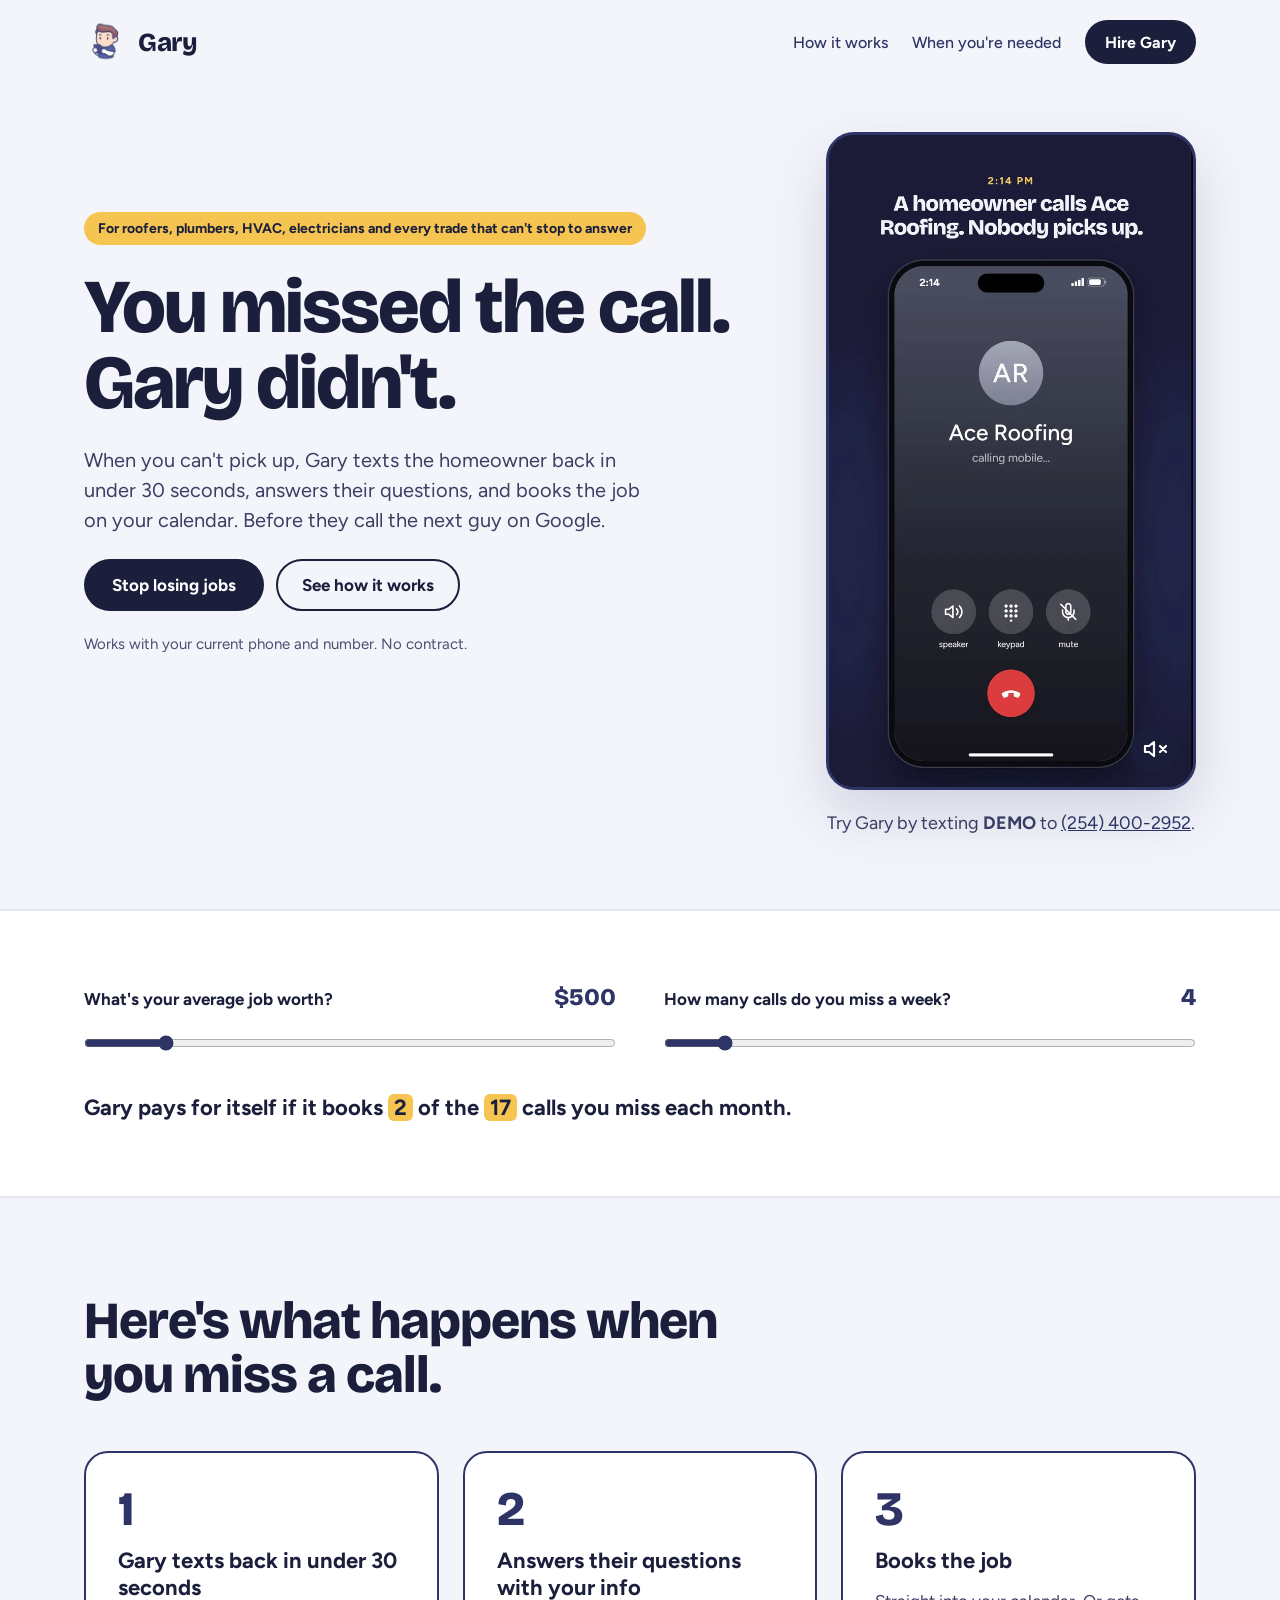
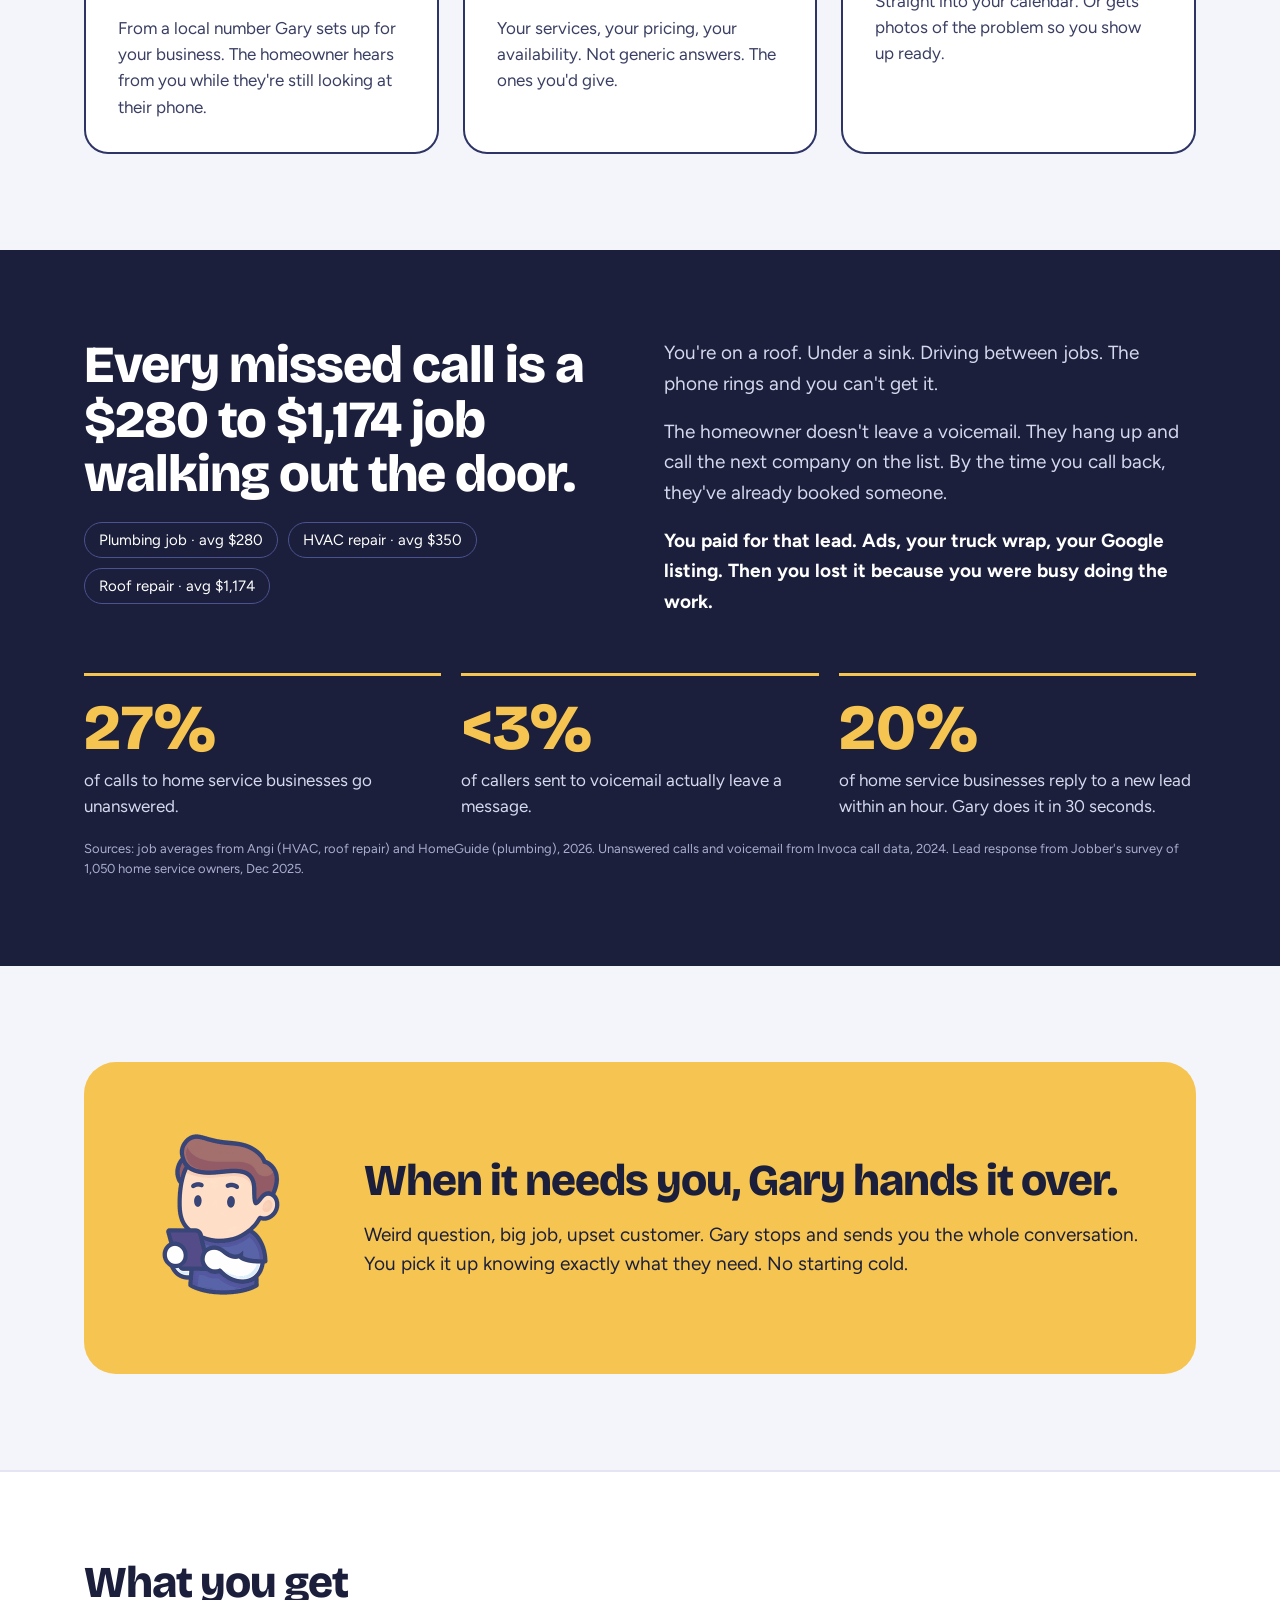
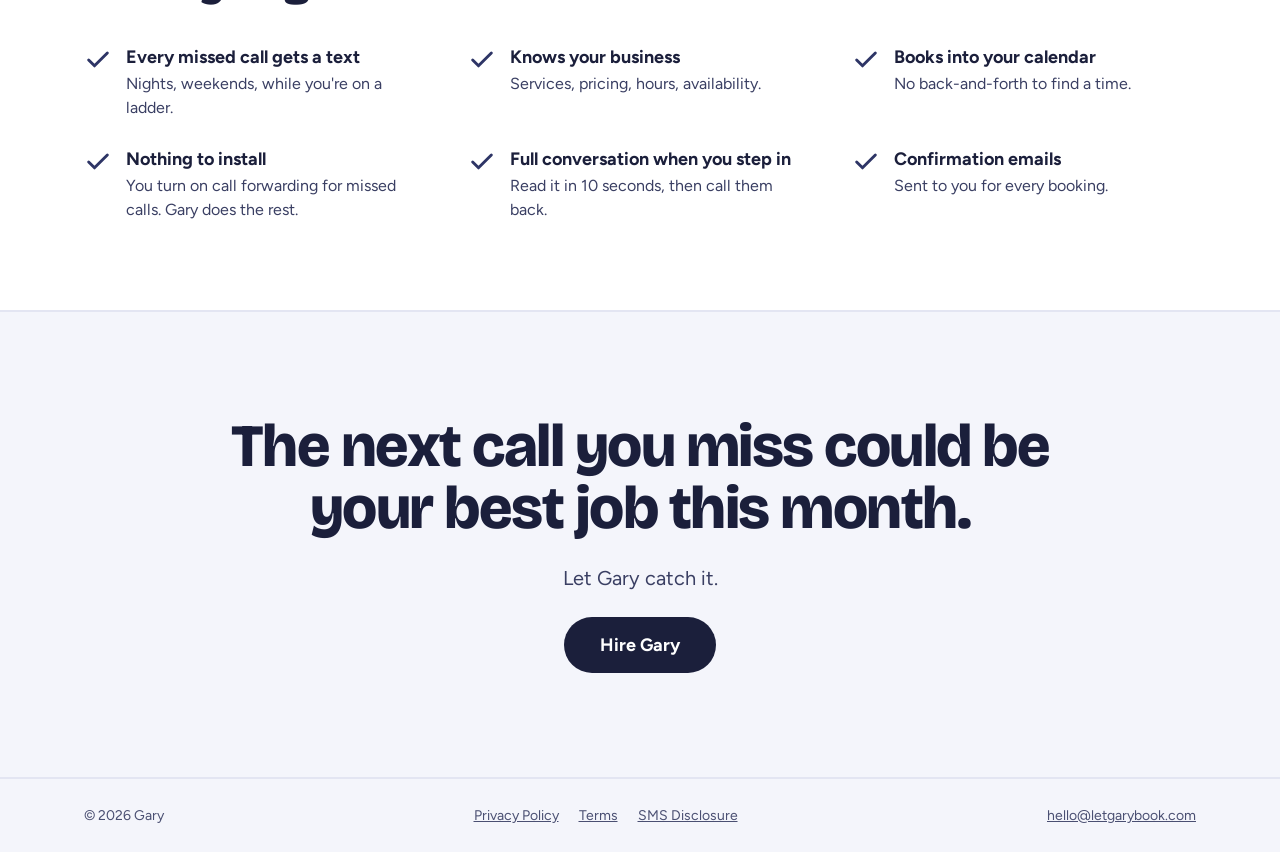
<file: index.html>
<!doctype html>
<html lang="en">
<head>
<meta charset="utf-8">
<meta name="viewport" content="width=device-width, initial-scale=1">
<title>Gary – Turn missed calls into booked jobs</title>
<meta name="description" content="Gary texts back every missed call in under 30 seconds, answers the homeowner's questions, and books the job on your calendar.">
<meta name="theme-color" content="#F4F5FB">

<link rel="canonical" href="https://letgarybook.com/">

<meta property="og:type" content="website">
<meta property="og:site_name" content="Gary">
<meta property="og:url" content="https://letgarybook.com/">
<meta property="og:title" content="Gary – Turn missed calls into booked jobs">
<meta property="og:description" content="Gary texts back every missed call in under 30 seconds, answers the homeowner's questions, and books the job on your calendar.">
<meta property="og:image" content="https://letgarybook.com/assets/og-image.png">
<meta property="og:image:width" content="1200">
<meta property="og:image:height" content="630">
<meta property="og:image:alt" content="Gary, the cartoon mascot holding a phone, next to the headline: You missed the call. Gary didn't.">

<meta name="twitter:card" content="summary_large_image">
<meta name="twitter:title" content="Gary – Turn missed calls into booked jobs">
<meta name="twitter:description" content="Gary texts back every missed call in under 30 seconds, answers the homeowner's questions, and books the job on your calendar.">
<meta name="twitter:image" content="https://letgarybook.com/assets/og-image.png">
<meta name="twitter:image:alt" content="Gary, the cartoon mascot holding a phone, next to the headline: You missed the call. Gary didn't.">

<link rel="icon" href="favicon.ico" sizes="any">
<link rel="icon" type="image/png" sizes="32x32" href="assets/favicon-32.png">
<link rel="apple-touch-icon" href="assets/apple-touch-icon.png">

<link rel="preconnect" href="https://fonts.googleapis.com">
<link rel="preconnect" href="https://fonts.gstatic.com" crossorigin>
<!-- Font stylesheet loads without blocking first paint; text shows in the fallback font until it arrives -->
<link rel="preload" as="style" href="https://fonts.googleapis.com/css2?family=Bricolage+Grotesque:opsz,wght@12..96,600;12..96,800&amp;family=Figtree:wght@400;500;700&amp;display=swap" onload="this.onload=null;this.rel='stylesheet'">
<noscript><link rel="stylesheet" href="https://fonts.googleapis.com/css2?family=Bricolage+Grotesque:opsz,wght@12..96,600;12..96,800&amp;family=Figtree:wght@400;500;700&amp;display=swap"></noscript>
<link rel="stylesheet" href="styles.css?v=2026-10-12">
<script src="hero-video.js?v=2026-10-12" defer></script>
<script src="job-value.js?v=2026-10-12" defer></script>
</head>
<body>

<header class="container site-header">
  <div class="brand">
    <picture>
      <source srcset="assets/gary-96.webp" type="image/webp">
      <img src="assets/gary-96.png" alt="" width="44" height="44">
    </picture>
    <span class="brand-name">Gary</span>
  </div>
  <nav class="site-nav" aria-label="Main">
    <a href="#how">How it works</a>
    <a href="#handoff">When you're needed</a>
  </nav>
  <a class="button button--dark button--nav" href="https://cal.com/corey-mccoy/gary-demo">Hire Gary</a>
</header>

<main>

  <!-- HERO -->
  <section class="container hero">
    <div class="hero-copy">
      <p class="pill">For roofers, plumbers, HVAC, electricians and every trade that can't stop to answer</p>
      <h1 class="hero-title">You missed the call. Gary didn't.</h1>
      <p class="hero-lede">When you can't pick up, Gary texts the homeowner back in under 30 seconds, answers their questions, and books the job on your calendar. Before they call the next guy on Google.</p>
      <div class="hero-actions">
        <a class="button button--dark button--hero" href="#start">Stop losing jobs</a>
        <a class="button button--outline button--hero" href="#how">See how it works</a>
      </div>
      <p class="hero-note">Works with your current phone and number. No contract.</p>
    </div>

    <!-- Hero video: the browser autoplays it muted and looping; the button turns the sound on -->
    <div class="hero-video-wrap">
      <div class="hero-video-frame">
        <video class="hero-video" src="assets/hero-video.mp4" poster="assets/hero-video-poster.webp" width="720" height="1280" autoplay muted loop playsinline aria-label="A homeowner calls Ace Roofing and nobody picks up. Gary texts them back, answers their question, and books an inspection for tomorrow at 1pm. The booking shows up on the owner's calendar."></video>
        <button type="button" class="hero-video-sound" aria-pressed="false" aria-label="Turn sound on">
          <svg class="hero-video-sound-off" width="24" height="24" viewBox="0 0 24 24" fill="none" stroke="#FFFFFF" stroke-width="2.2" stroke-linecap="round" stroke-linejoin="round" aria-hidden="true"><path d="M11 5 6 9H2v6h4l5 4V5z"></path><path d="m23 9-6 6M17 9l6 6"></path></svg>
          <svg class="hero-video-sound-on" width="24" height="24" viewBox="0 0 24 24" fill="none" stroke="#FFFFFF" stroke-width="2.2" stroke-linecap="round" stroke-linejoin="round" aria-hidden="true"><path d="M11 5 6 9H2v6h4l5 4V5z"></path><path d="M15.5 8.5a5 5 0 0 1 0 7"></path><path d="M19 5a10 10 0 0 1 0 14"></path></svg>
        </button>
      </div>
      <p class="text-demo">Try Gary by texting <strong>DEMO</strong> to <a href="sms:+12544002952?body=DEMO">(254) 400-2952</a>.</p>
    </div>
  </section>

  <!-- MISSED-CALL CALCULATOR -->
  <section class="calculator" aria-labelledby="calculator-heading">
    <h2 id="calculator-heading" class="visually-hidden">Missed-call calculator</h2>
    <div class="container job-value" data-monthly-price="625">
      <div class="job-value-inputs">
        <div class="job-value-field">
          <div class="job-value-label">
            <label for="job-value-input">What's your average job worth?</label>
            <output id="job-value-output" for="job-value-input">$500</output>
          </div>
          <input id="job-value-input" type="range" min="250" max="2000" step="10" value="500" aria-valuetext="$500">
        </div>
        <div class="job-value-field">
          <div class="job-value-label">
            <label for="missed-calls-input">How many calls do you miss a week?</label>
            <output id="missed-calls-output" for="missed-calls-input">4</output>
          </div>
          <input id="missed-calls-input" type="range" min="1" max="30" step="1" value="4">
        </div>
      </div>
      <p class="job-value-result" aria-live="polite">Gary pays for itself if it books <strong id="jobs-needed">1</strong> of the <strong id="missed-per-month">17</strong> calls you miss each month.</p>
    </div>
  </section>

  <!-- HOW IT WORKS -->
  <section id="how" class="container how">
    <h2 class="display-heading section-heading">Here's what happens when you miss a call.</h2>
    <ol class="step-grid">
      <li class="step">
        <span class="step-number" aria-hidden="true">1</span>
        <h3 class="step-title">Gary texts back in under 30 seconds</h3>
        <p class="step-text">From a local number Gary sets up for your business. The homeowner hears from you while they're still looking at their phone.</p>
      </li>
      <li class="step">
        <span class="step-number" aria-hidden="true">2</span>
        <h3 class="step-title">Answers their questions with your info</h3>
        <p class="step-text">Your services, your pricing, your availability. Not generic answers. The ones you'd give.</p>
      </li>
      <li class="step">
        <span class="step-number" aria-hidden="true">3</span>
        <h3 class="step-title">Books the job</h3>
        <p class="step-text">Straight into your calendar. Or gets photos of the problem so you show up ready.</p>
      </li>
    </ol>
  </section>

  <!-- PROBLEM -->
  <section class="problem">
    <div class="container problem-intro">
      <div class="problem-headline">
        <h2 class="display-heading section-heading">Every missed call is a $280 to $1,174 job walking out the door.</h2>
        <ul class="job-tags">
          <li>Plumbing job · avg $280</li>
          <li>HVAC repair · avg $350</li>
          <li>Roof repair · avg $1,174</li>
        </ul>
      </div>
      <div class="problem-story">
        <p>You're on a roof. Under a sink. Driving between jobs. The phone rings and you can't get it.</p>
        <p>The homeowner doesn't leave a voicemail. They hang up and call the next company on the list. By the time you call back, they've already booked someone.</p>
        <p class="emphasis">You paid for that lead. Ads, your truck wrap, your Google listing. Then you lost it because you were busy doing the work.</p>
      </div>
    </div>
    <div class="container problem-stats">
      <div class="stat-grid">
        <div class="stat">
          <span class="stat-value">27%</span>
          <span class="stat-label">of calls to home service businesses go unanswered.</span>
        </div>
        <div class="stat">
          <span class="stat-value">&lt;3%</span>
          <span class="stat-label">of callers sent to voicemail actually leave a message.</span>
        </div>
        <div class="stat">
          <span class="stat-value">20%</span>
          <span class="stat-label">of home service businesses reply to a new lead within an hour. Gary does it in 30 seconds.</span>
        </div>
      </div>
      <p class="sources">Sources: job averages from Angi (HVAC, roof repair) and HomeGuide (plumbing), 2026. Unanswered calls and voicemail from Invoca call data, 2024. Lead response from Jobber's survey of 1,050 home service owners, Dec 2025.</p>
    </div>
  </section>

  <!-- HANDOFF -->
  <section id="handoff" class="container handoff">
    <div class="handoff-card">
      <picture>
        <source srcset="assets/gary-400.webp" type="image/webp">
        <img src="assets/gary-400.png" alt="Gary, holding a phone" width="200" height="200" loading="lazy" decoding="async">
      </picture>
      <div class="handoff-copy">
        <h2 class="display-heading section-heading section-heading--small">When it needs you, Gary hands it over.</h2>
        <p>Weird question, big job, upset customer. Gary stops and sends you the whole conversation. You pick it up knowing exactly what they need. No starting cold.</p>
      </div>
    </div>
  </section>

  <!-- WHAT YOU GET -->
  <section id="features" class="features">
    <div class="container features-inner">
      <h2 class="display-heading section-heading section-heading--small">What you get</h2>
      <ul class="feature-grid">
        <li class="feature">
          <svg width="28" height="28" viewBox="0 0 24 24" fill="none" stroke="#2E3566" stroke-width="2.5" stroke-linecap="round" stroke-linejoin="round" aria-hidden="true"><path d="M20 6 9 17l-5-5"></path></svg>
          <div class="feature-text"><span class="feature-title">Every missed call gets a text</span><span class="feature-detail">Nights, weekends, while you're on a ladder.</span></div>
        </li>
        <li class="feature">
          <svg width="28" height="28" viewBox="0 0 24 24" fill="none" stroke="#2E3566" stroke-width="2.5" stroke-linecap="round" stroke-linejoin="round" aria-hidden="true"><path d="M20 6 9 17l-5-5"></path></svg>
          <div class="feature-text"><span class="feature-title">Knows your business</span><span class="feature-detail">Services, pricing, hours, availability.</span></div>
        </li>
        <li class="feature">
          <svg width="28" height="28" viewBox="0 0 24 24" fill="none" stroke="#2E3566" stroke-width="2.5" stroke-linecap="round" stroke-linejoin="round" aria-hidden="true"><path d="M20 6 9 17l-5-5"></path></svg>
          <div class="feature-text"><span class="feature-title">Books into your calendar</span><span class="feature-detail">No back-and-forth to find a time.</span></div>
        </li>
        <li class="feature">
          <svg width="28" height="28" viewBox="0 0 24 24" fill="none" stroke="#2E3566" stroke-width="2.5" stroke-linecap="round" stroke-linejoin="round" aria-hidden="true"><path d="M20 6 9 17l-5-5"></path></svg>
          <div class="feature-text"><span class="feature-title">Nothing to install</span><span class="feature-detail">You turn on call forwarding for missed calls. Gary does the rest.</span></div>
        </li>
        <li class="feature">
          <svg width="28" height="28" viewBox="0 0 24 24" fill="none" stroke="#2E3566" stroke-width="2.5" stroke-linecap="round" stroke-linejoin="round" aria-hidden="true"><path d="M20 6 9 17l-5-5"></path></svg>
          <div class="feature-text"><span class="feature-title">Full conversation when you step in</span><span class="feature-detail">Read it in 10 seconds, then call them back.</span></div>
        </li>
        <!-- UNCONFIRMED: check with the owner that confirmation emails go to both the owner and the customer before shipping -->
        <li class="feature">
          <svg width="28" height="28" viewBox="0 0 24 24" fill="none" stroke="#2E3566" stroke-width="2.5" stroke-linecap="round" stroke-linejoin="round" aria-hidden="true"><path d="M20 6 9 17l-5-5"></path></svg>
          <div class="feature-text"><span class="feature-title">Confirmation emails</span><span class="feature-detail">Sent to you for every booking.</span></div>
        </li>
      </ul>
    </div>
  </section>

  <!-- CTA -->
  <section id="start" class="container cta">
    <h2 class="display-heading cta-title">The next call you miss could be your best job this month.</h2>
    <p>Let Gary catch it.</p>
    <a class="button button--dark button--cta" href="https://cal.com/corey-mccoy/gary-demo">Hire Gary</a>
  </section>

</main>

<footer class="site-footer">
  <div class="container site-footer-inner">
    <span>© 2026 Gary</span>
    <nav class="footer-links" aria-label="Legal">
      <a href="privacy-policy/">Privacy Policy</a>
      <a href="terms-and-conditions/">Terms</a>
      <a href="sms-disclosure/">SMS Disclosure</a>
    </nav>
    <a href="mailto:hello@letgarybook.com">hello@letgarybook.com</a>
  </div>
</footer>

</body>
</html>
</file>
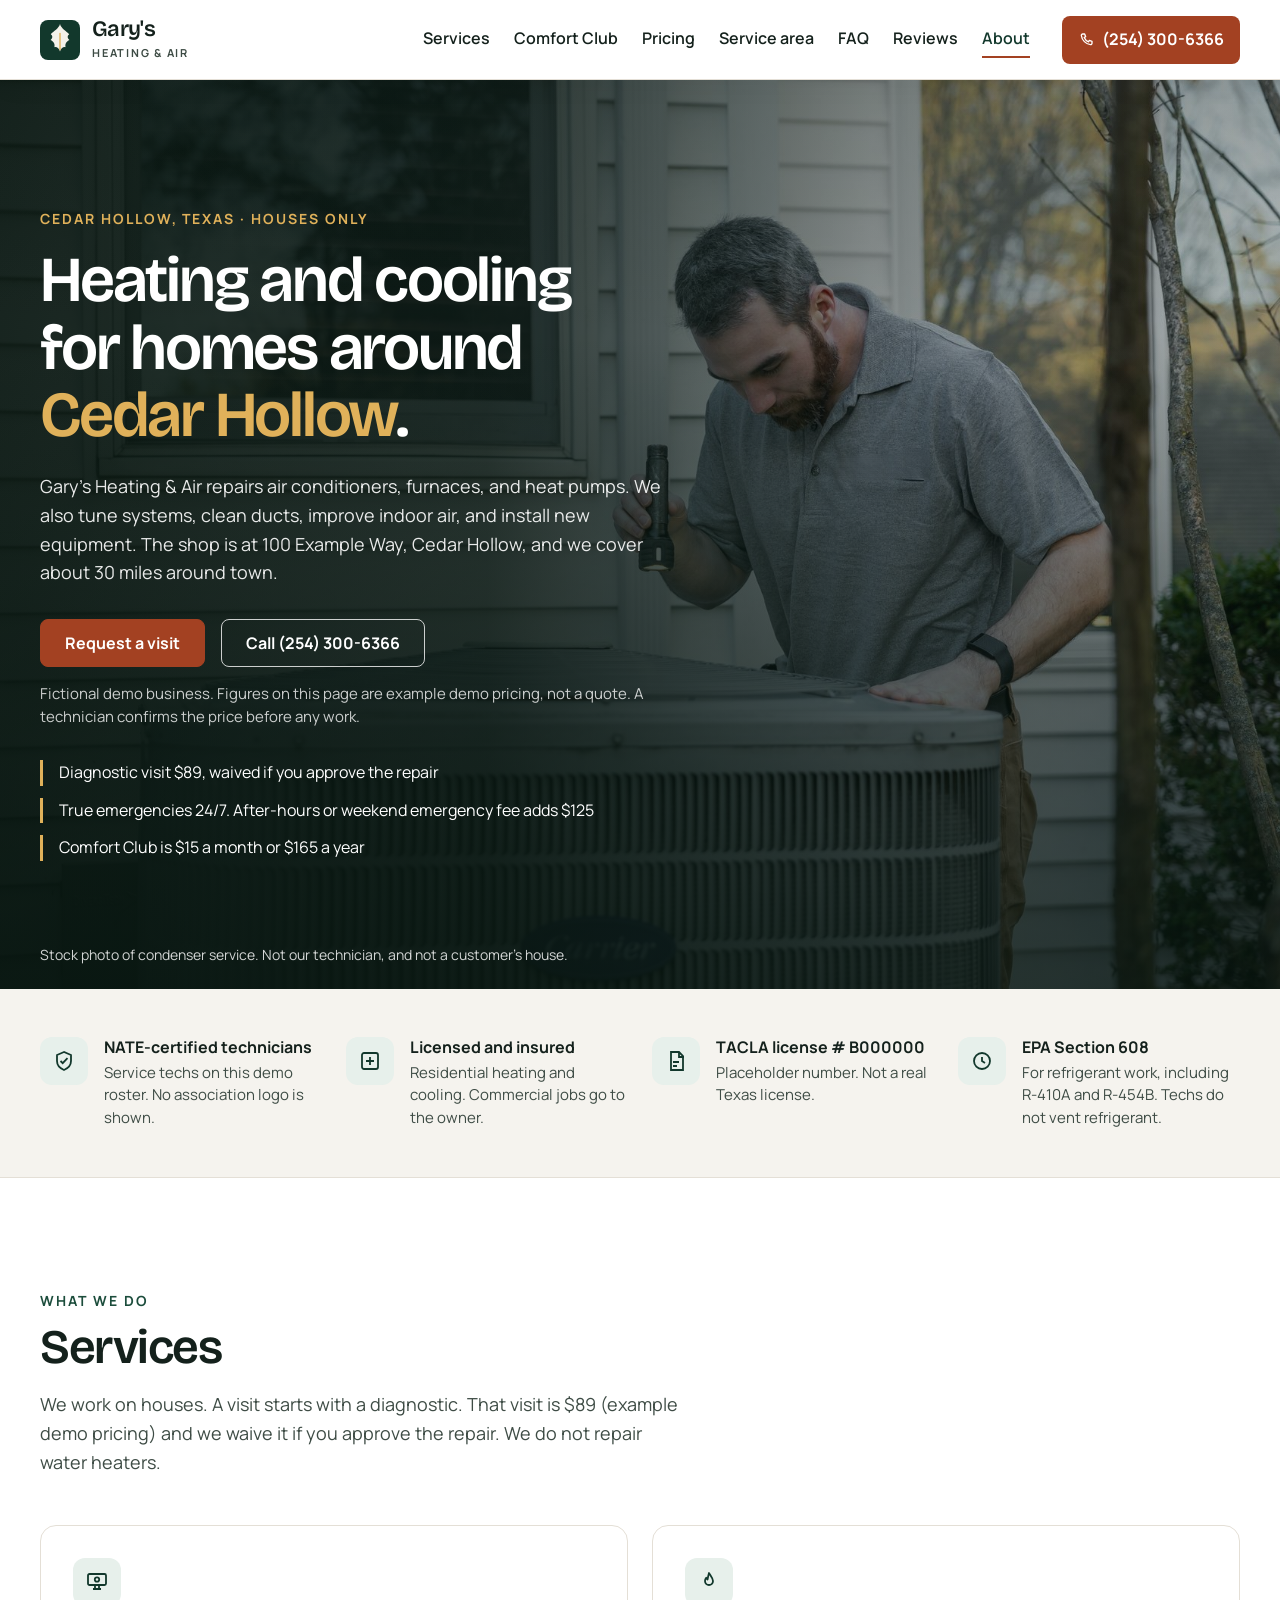
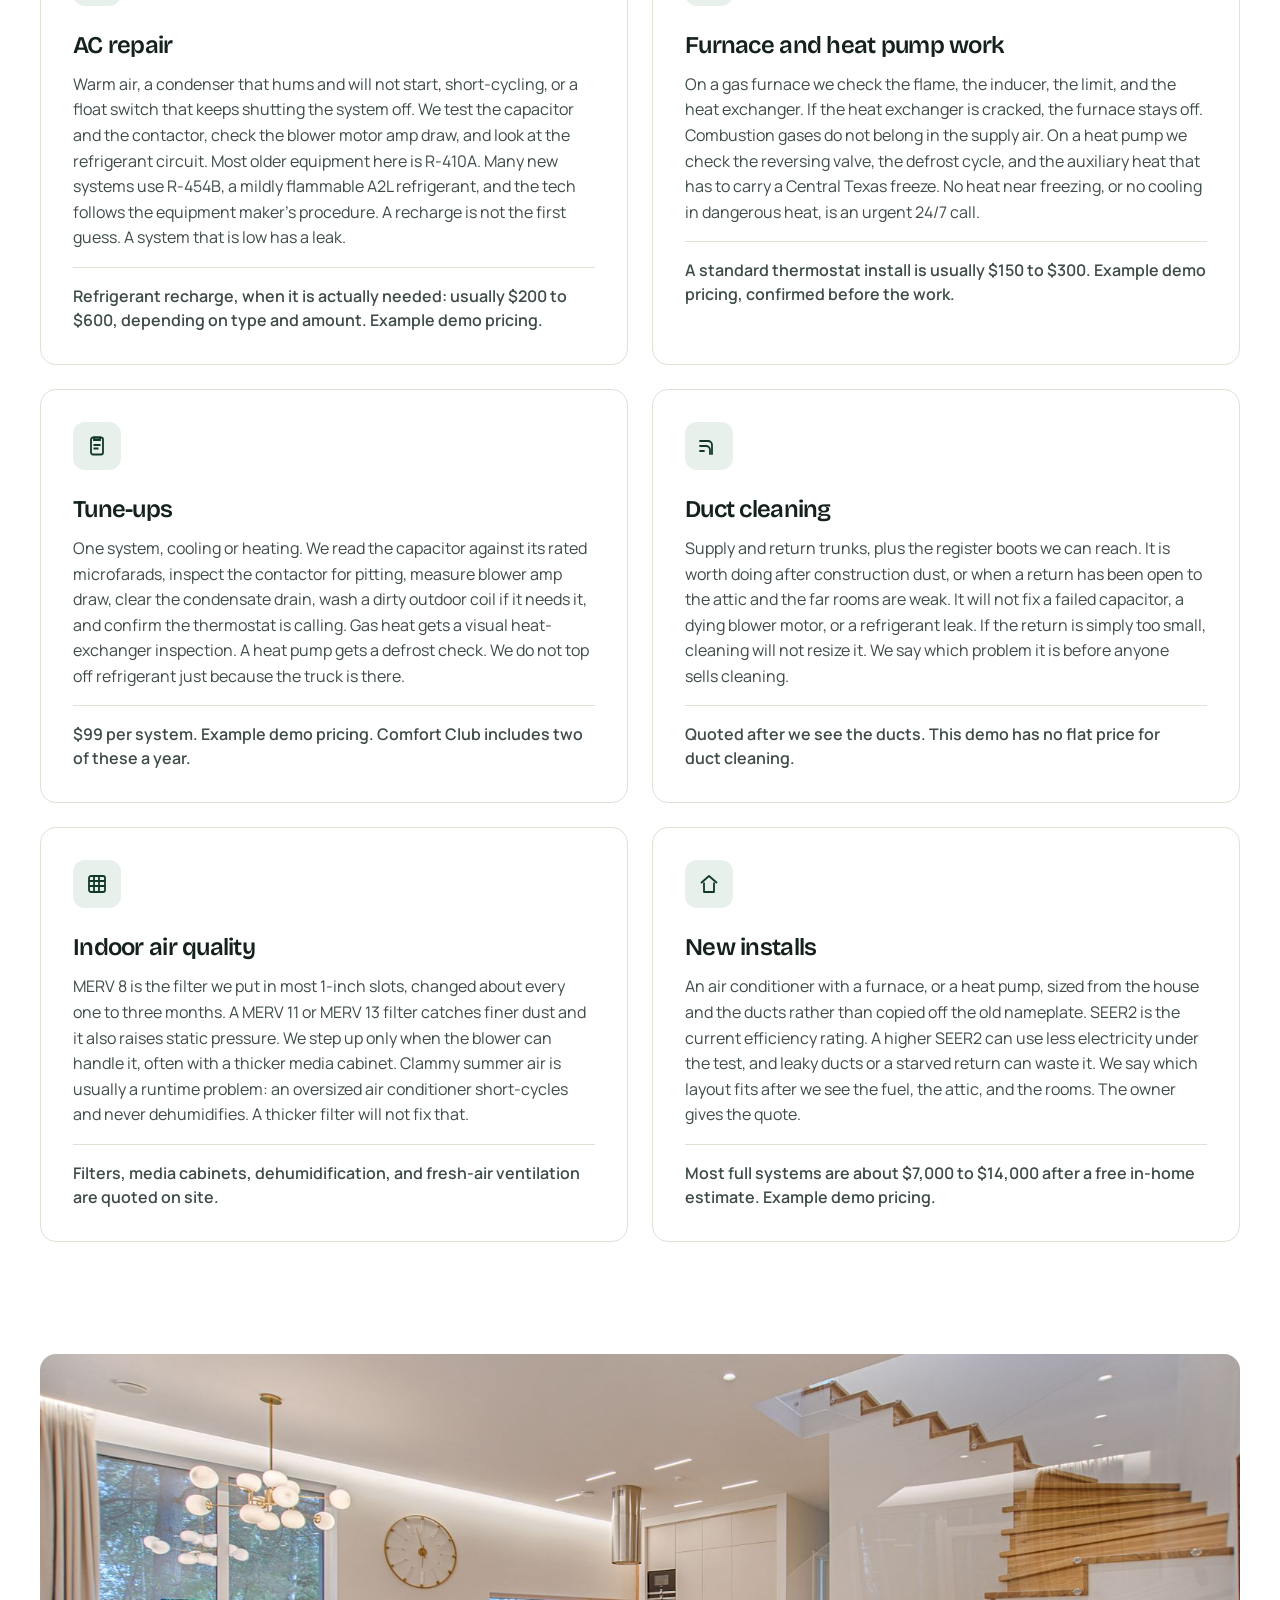
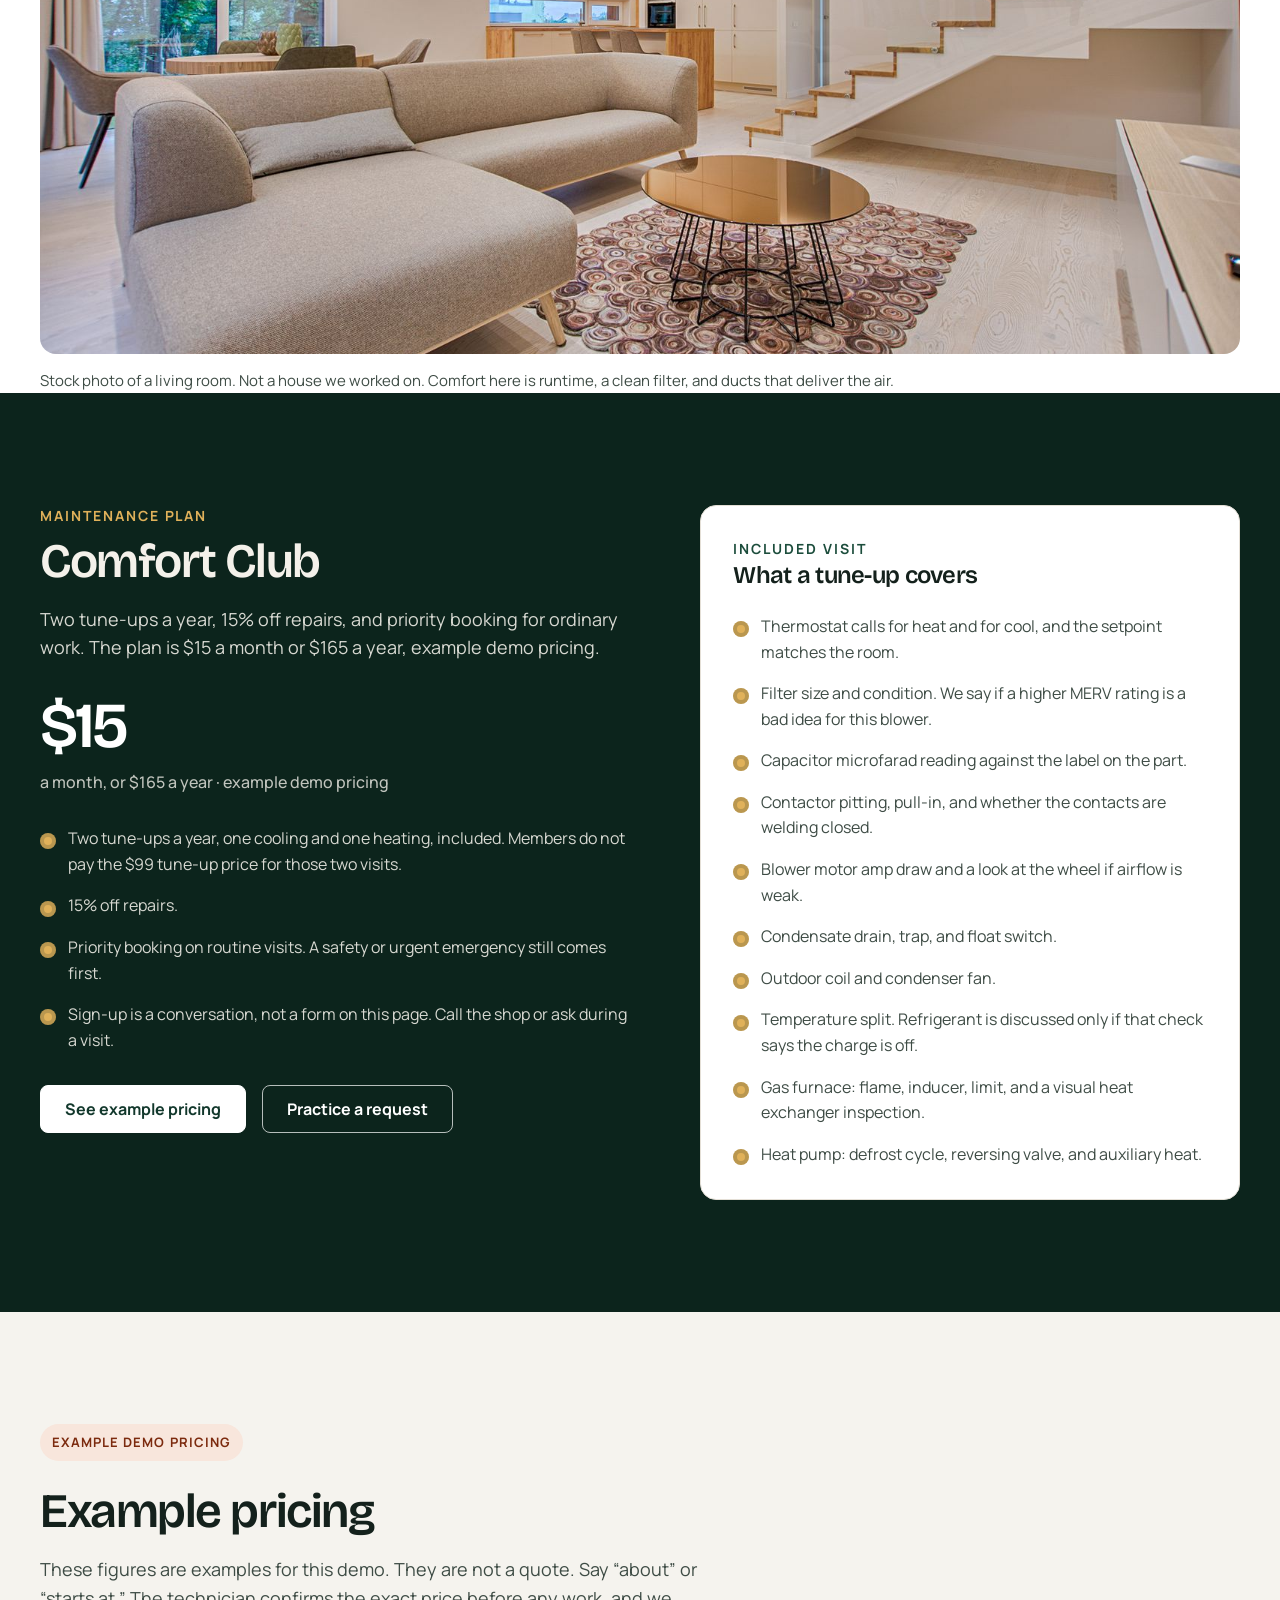
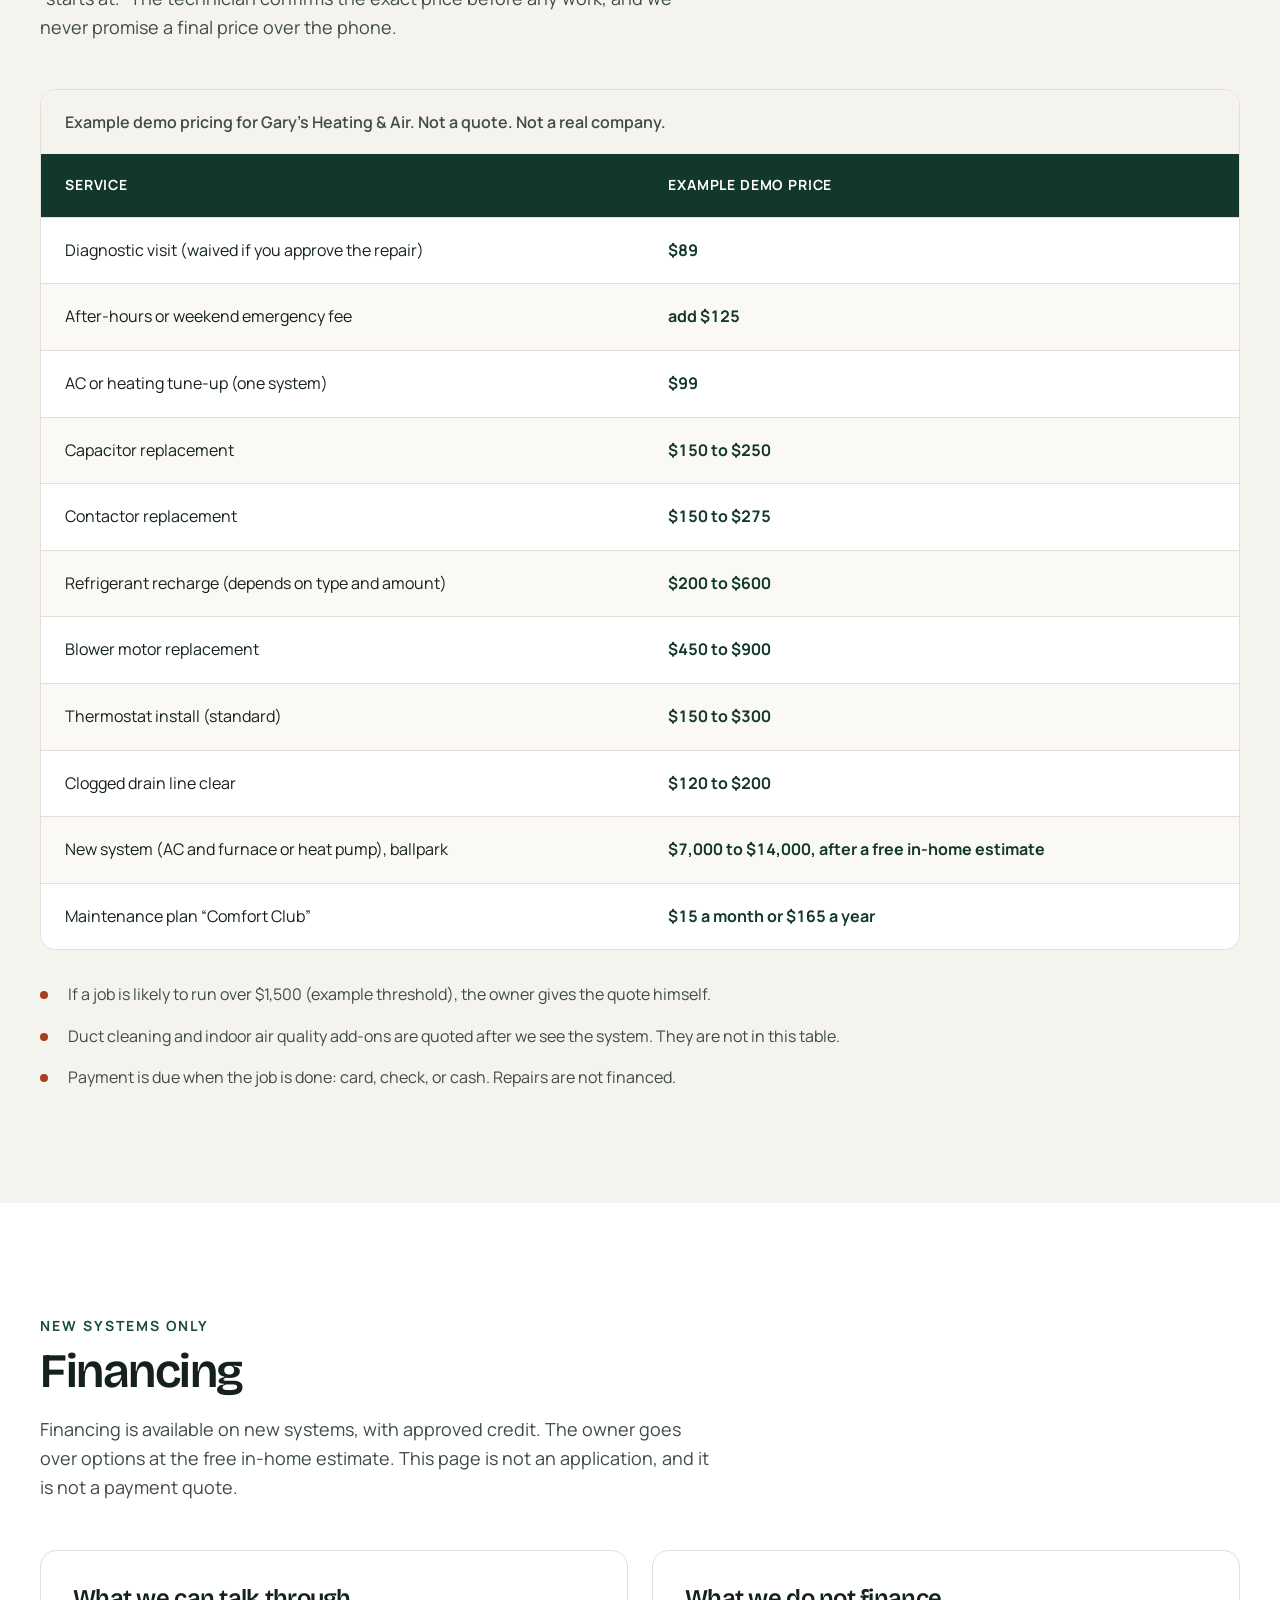
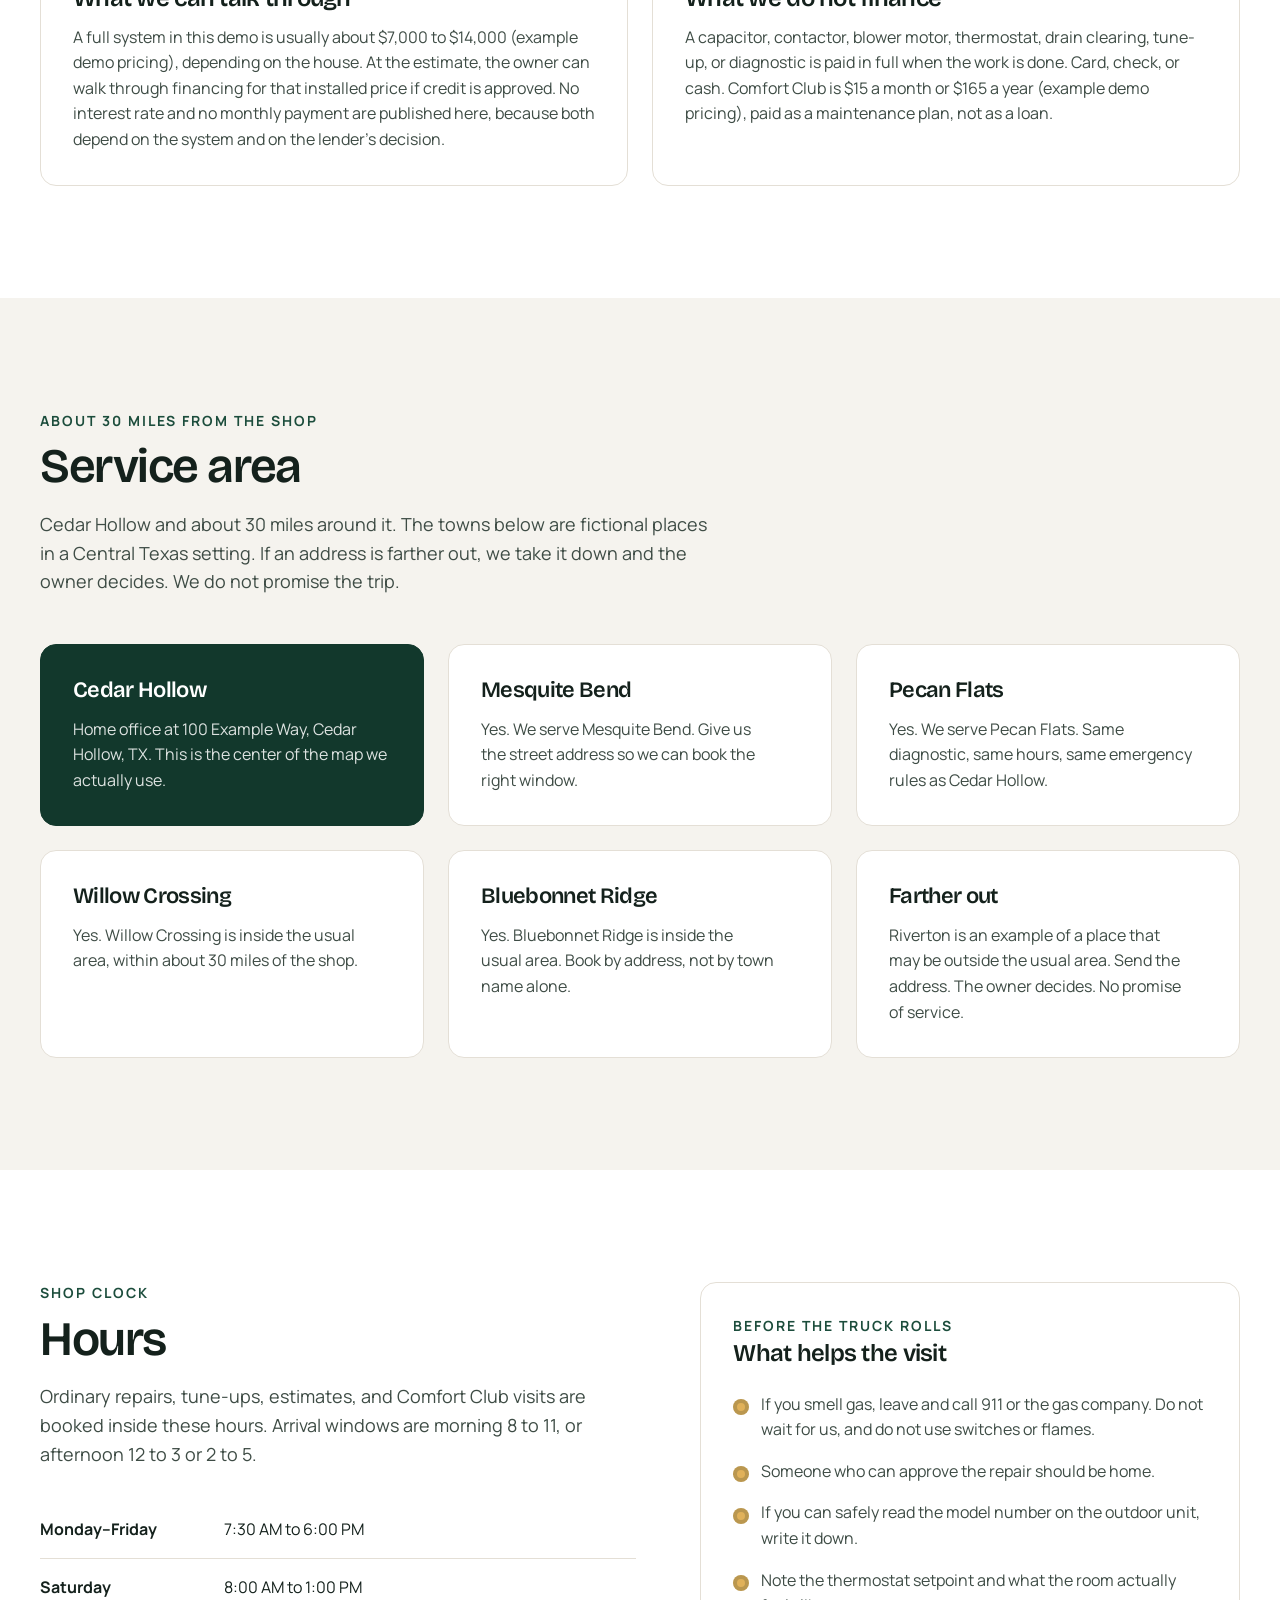
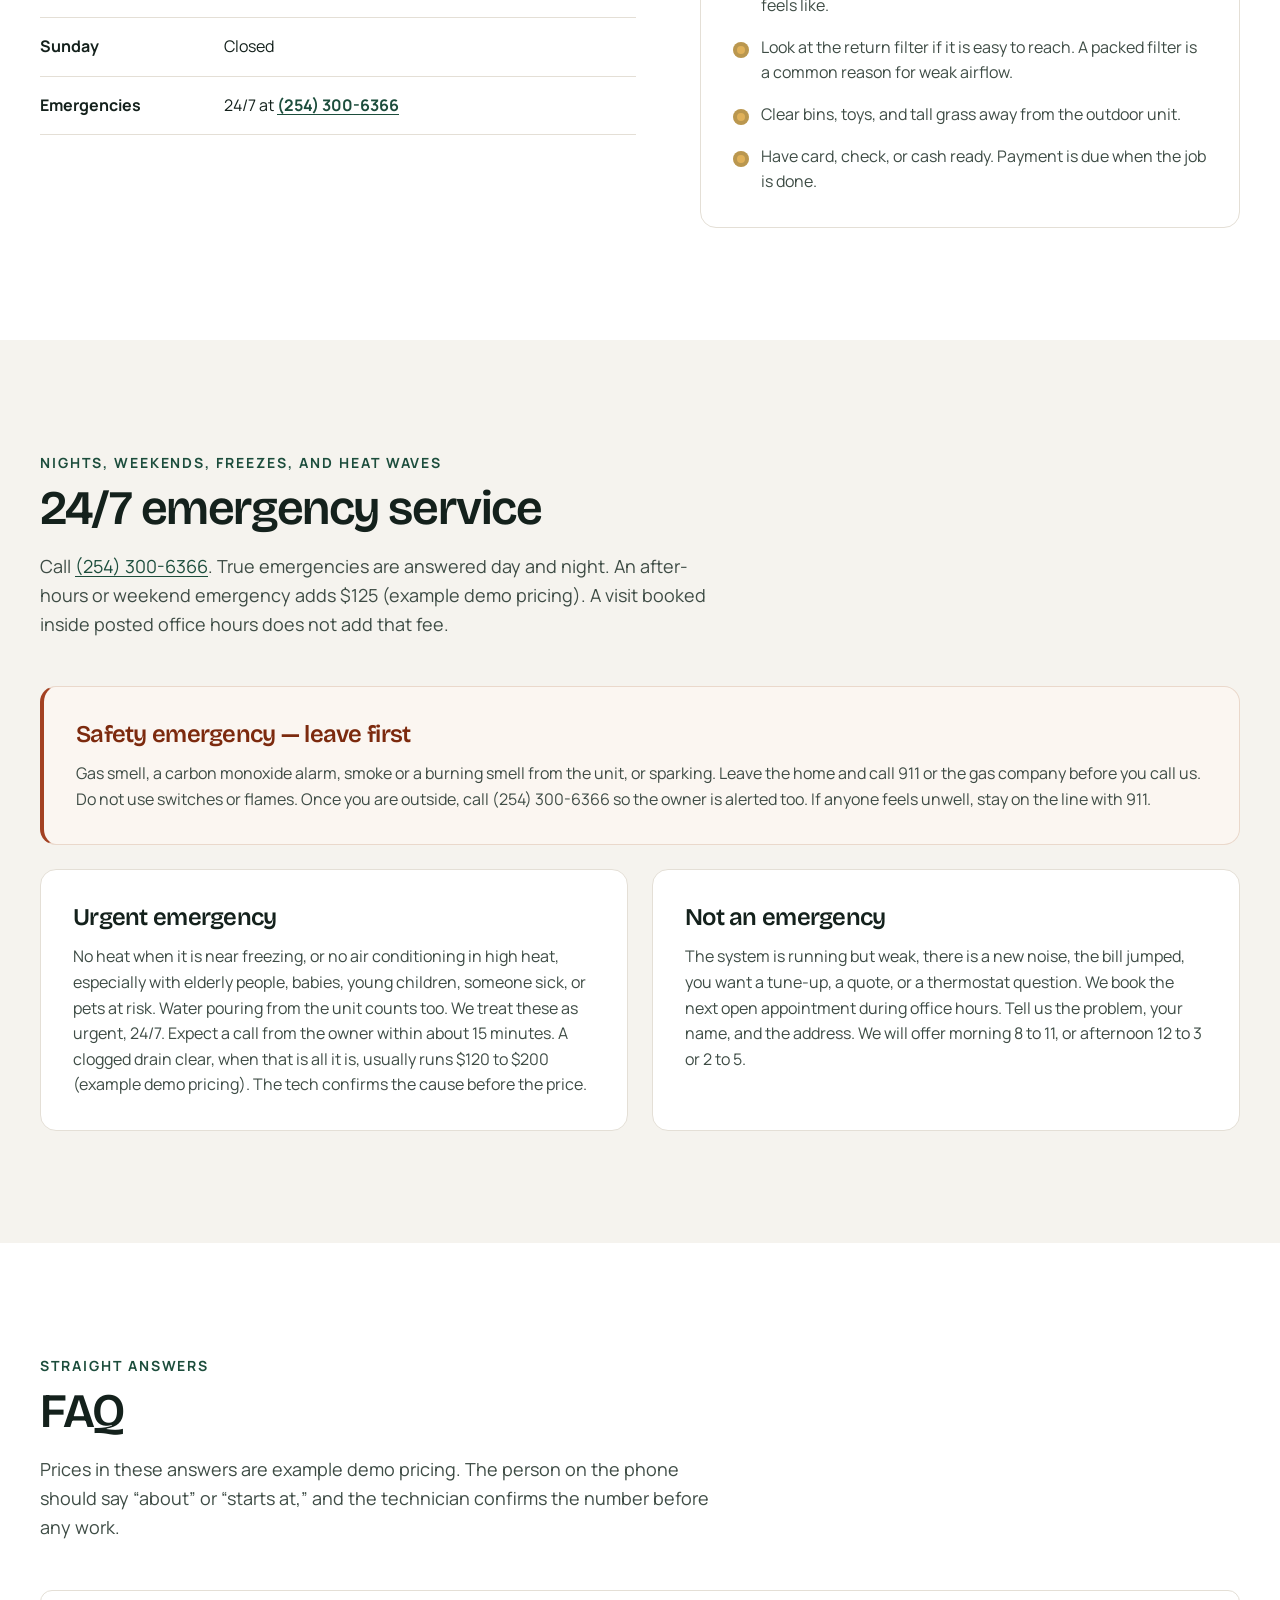
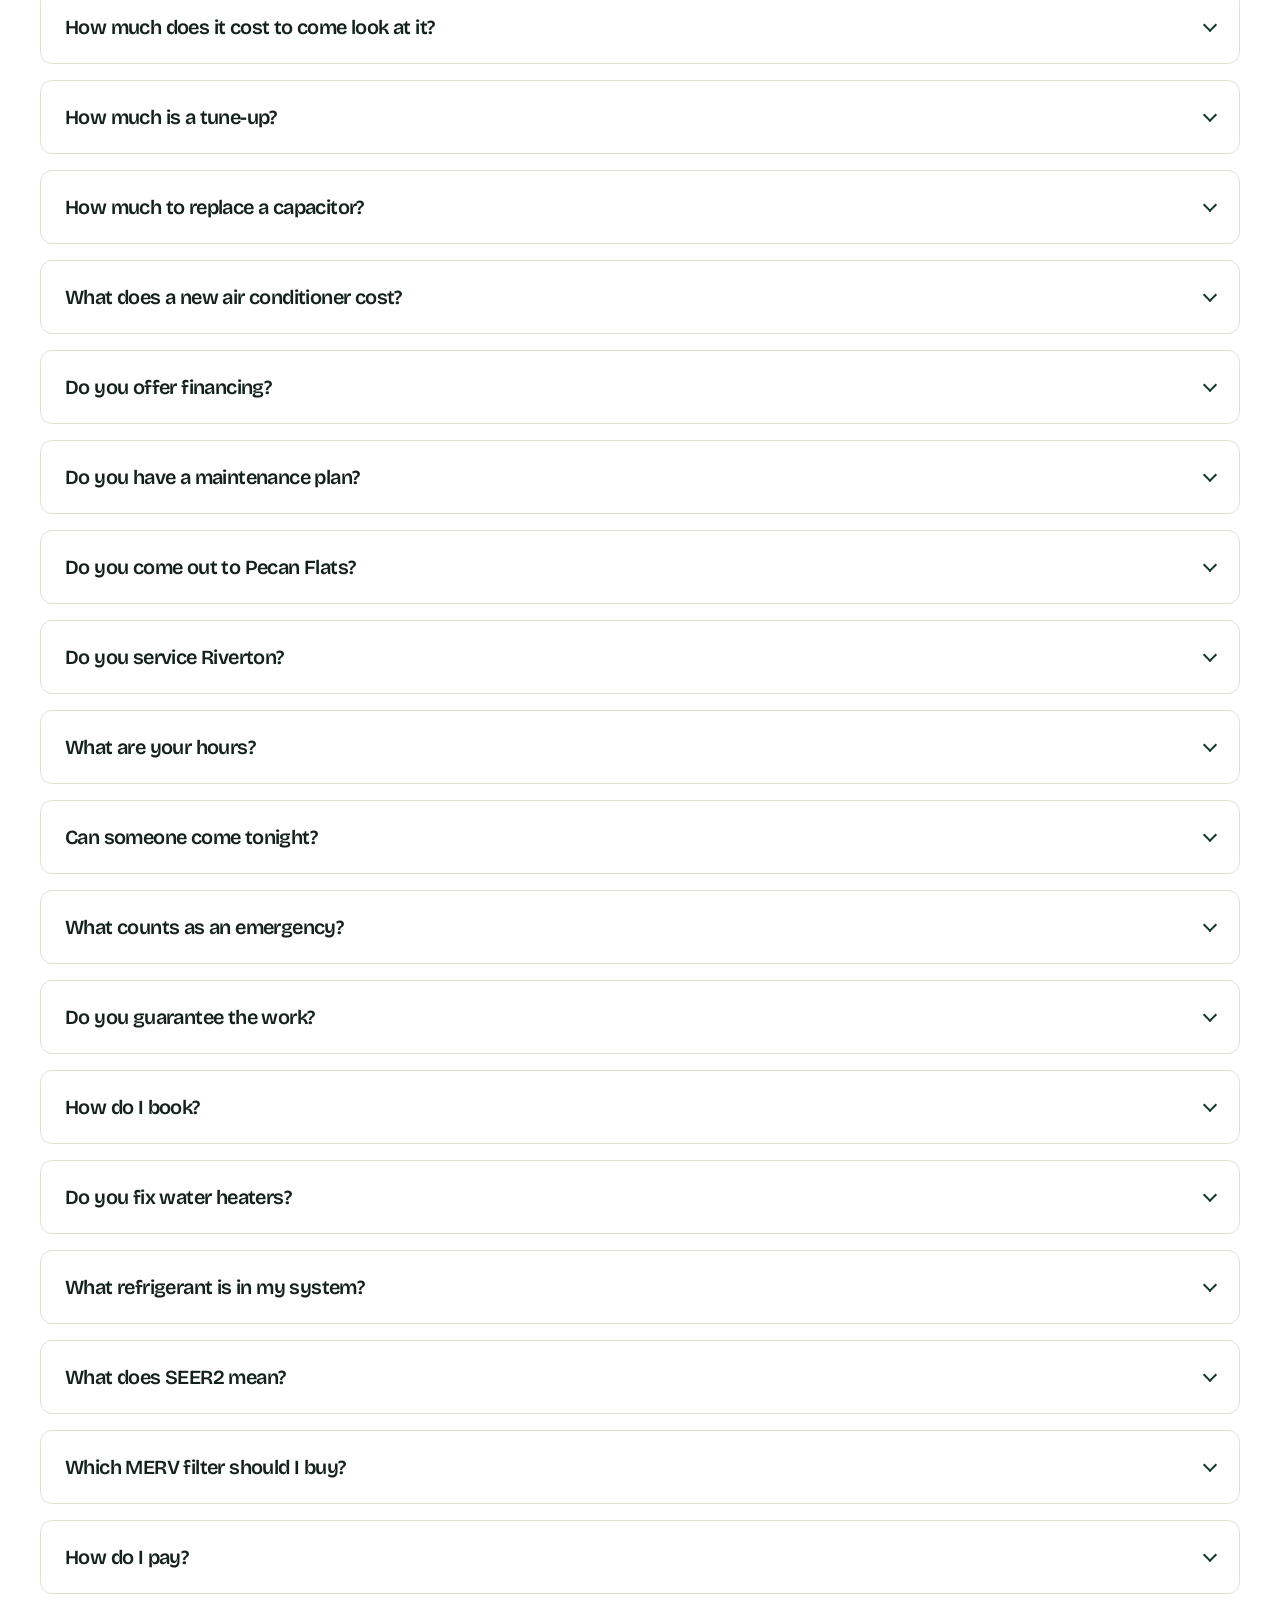
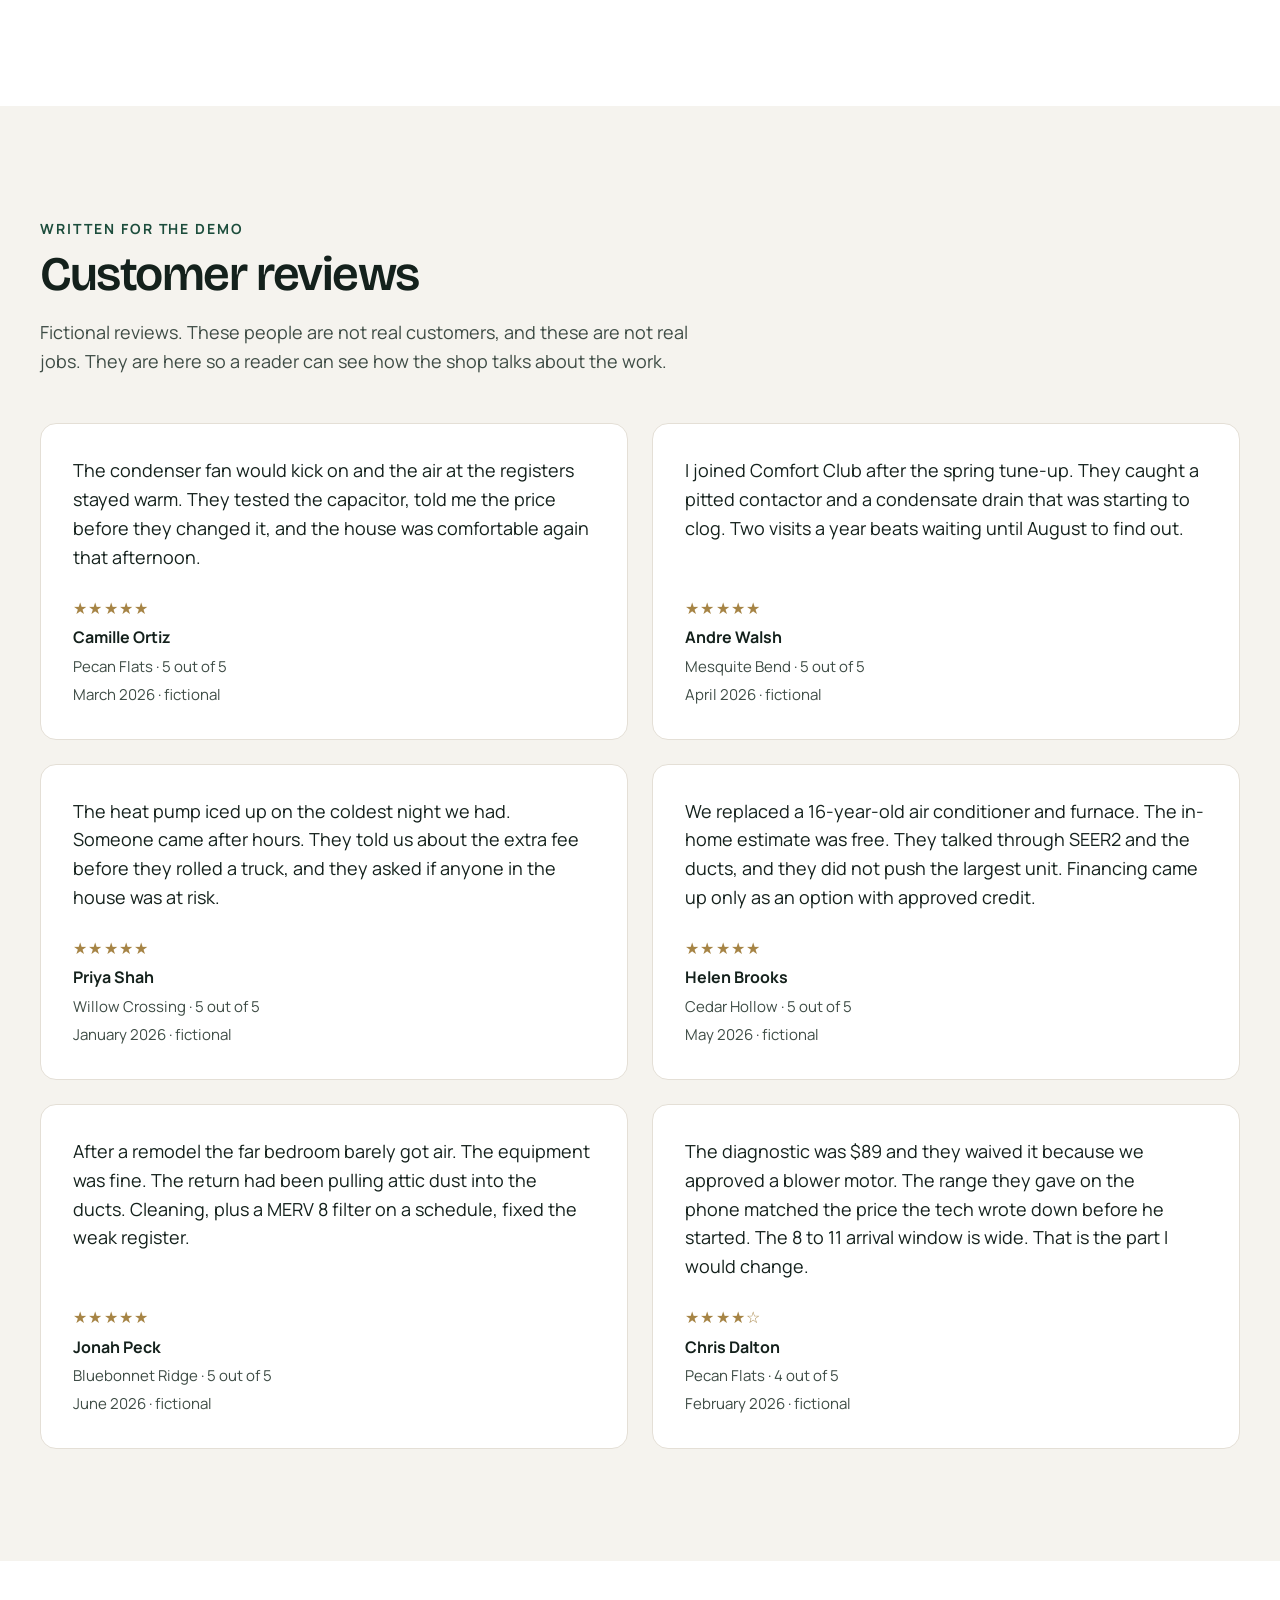
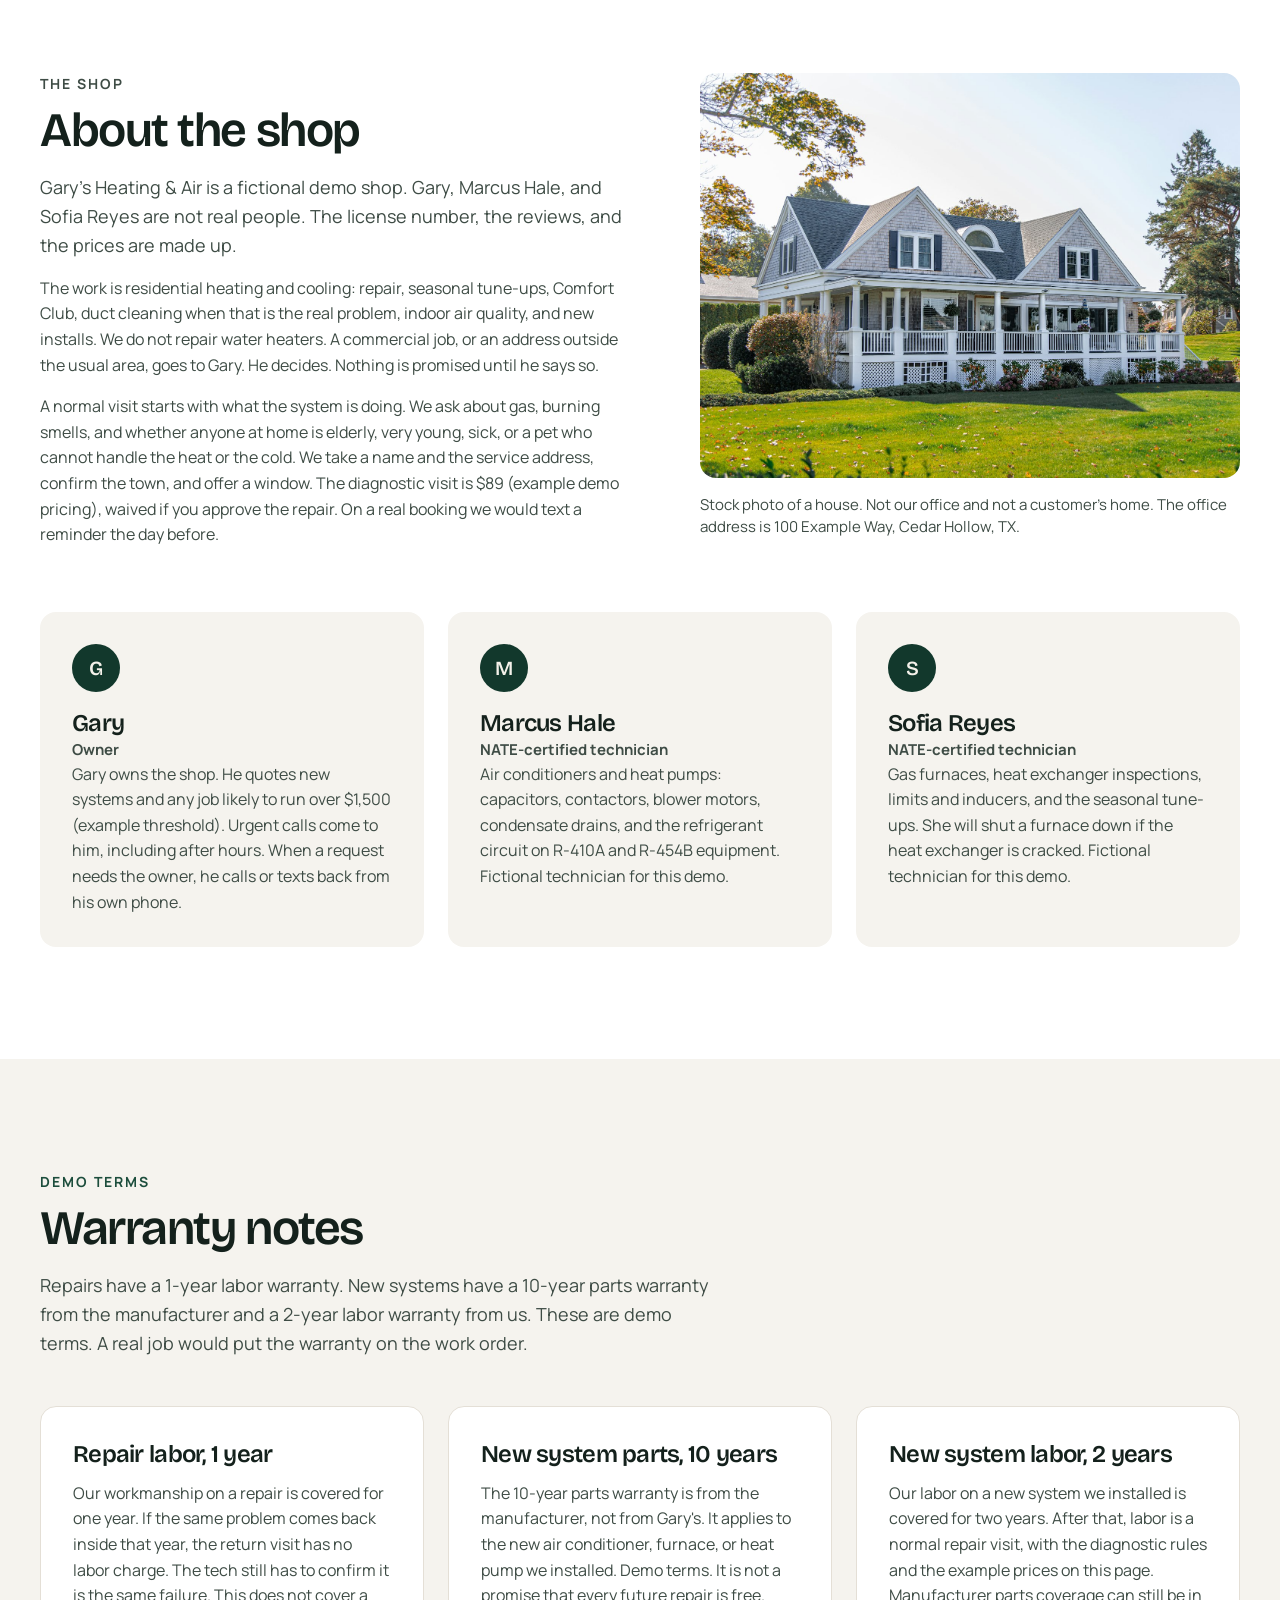
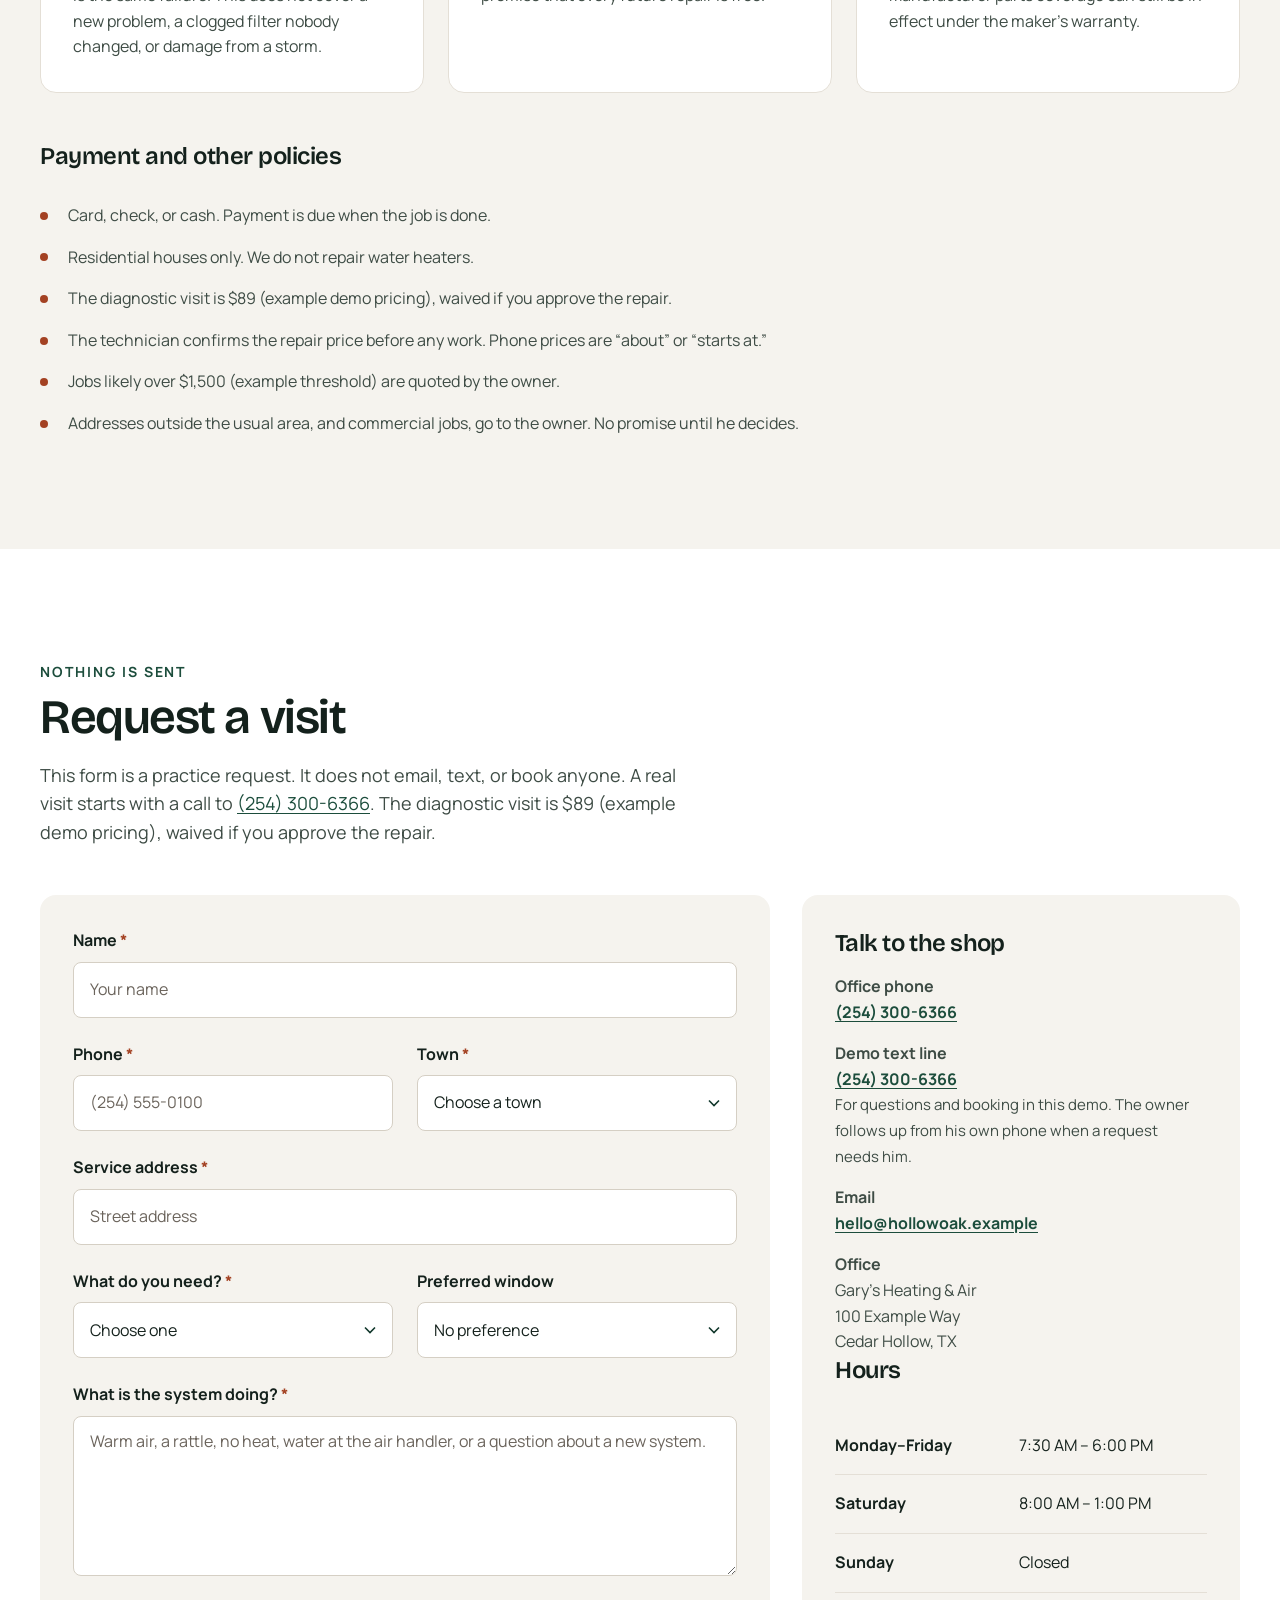
<file: gary-demo/index.html>
<!DOCTYPE html>
<html lang="en">
<head>
  <meta charset="utf-8">
  <meta name="viewport" content="width=device-width, initial-scale=1">
  <meta name="robots" content="noindex, nofollow">
  <title>Gary's Heating &amp; Air | Cedar Hollow, TX</title>
  <meta name="description" content="Gary's Heating &amp; Air is a fictional residential HVAC shop at 100 Example Way, Cedar Hollow, TX. Phone (254) 300-6366. Hours Monday–Friday 7:30 AM–6:00 PM, Saturday 8:00 AM–1:00 PM, closed Sunday. Emergencies 24/7. Serves Cedar Hollow, Mesquite Bend, Pecan Flats, Willow Crossing, and Bluebonnet Ridge. Example demo pricing.">
  <meta name="theme-color" content="#12382C">
  <meta property="og:title" content="Gary's Heating &amp; Air">
  <meta property="og:description" content="Fictional residential heating and cooling shop in Cedar Hollow, Texas. Example demo pricing, not a quote.">
  <meta property="og:type" content="website">
  <link rel="icon" href="/gary-demo/favicon.svg" type="image/svg+xml">
  <link rel="preconnect" href="https://fonts.googleapis.com">
  <link rel="preconnect" href="https://fonts.gstatic.com" crossorigin>
  <link href="https://fonts.googleapis.com/css2?family=Bricolage+Grotesque:opsz,wght@12..96,500;12..96,600;12..96,700&family=Manrope:wght@400;500;600;700&display=swap" rel="stylesheet">
  <link rel="stylesheet" href="/gary-demo/styles.css">
  <script type="application/ld+json">
  {
    "@context": "https://schema.org",
    "@type": "HVACBusiness",
    "name": "Gary's Heating & Air",
    "disambiguatingDescription": "Fictional demonstration business. Not a real contractor. Prices are example demo pricing, not quotes. The TACLA license number is a placeholder.",
    "description": "Residential heating and air conditioning repair, furnace and heat pump work, seasonal tune-ups, Comfort Club maintenance, duct cleaning, indoor air quality, and new system installs for houses in Cedar Hollow, Texas and about 30 miles around it. Closed Sunday. Emergency service is 24/7.",
    "slogan": "Residential heating and cooling for Cedar Hollow and the towns around it.",
    "telephone": "+1-254-300-6366",
    "email": "hello@garysheatingandair.example",
    "currenciesAccepted": "USD",
    "paymentAccepted": "Cash, Check, Credit Card",
    "priceRange": "$$",
    "image": "/gary-demo/images/hero-tech.jpg",
    "address": {
      "@type": "PostalAddress",
      "streetAddress": "100 Example Way",
      "addressLocality": "Cedar Hollow",
      "addressRegion": "TX",
      "addressCountry": "US"
    },
    "areaServed": [
      "Cedar Hollow, TX",
      "Mesquite Bend, TX",
      "Pecan Flats, TX",
      "Willow Crossing, TX",
      "Bluebonnet Ridge, TX"
    ],
    "openingHoursSpecification": [
      {
        "@type": "OpeningHoursSpecification",
        "dayOfWeek": ["Monday", "Tuesday", "Wednesday", "Thursday", "Friday"],
        "opens": "07:30",
        "closes": "18:00"
      },
      {
        "@type": "OpeningHoursSpecification",
        "dayOfWeek": "Saturday",
        "opens": "08:00",
        "closes": "13:00"
      }
    ],
    "founder": {
      "@type": "Person",
      "name": "Gary"
    },
    "contactPoint": [
      {
        "@type": "ContactPoint",
        "telephone": "+1-254-300-6366",
        "contactType": "customer service",
        "availableLanguage": "English",
        "description": "Office phone. Emergency service is 24/7 at this number. After-hours or weekend emergency fee is an extra $125, example demo pricing."
      },
      {
        "@type": "ContactPoint",
        "telephone": "+1-254-300-6366",
        "contactType": "customer support",
        "description": "Demo texting line for questions and booking. The owner follows up from his own phone when a request needs him."
      }
    ],
    "hasOfferCatalog": {
      "@type": "OfferCatalog",
      "name": "Example demo pricing, not a quote",
      "itemListElement": [
        {
          "@type": "Offer",
          "name": "Diagnostic visit",
          "description": "Example demo pricing, not a quote. Waived if you approve the repair.",
          "price": "89",
          "priceCurrency": "USD"
        },
        {
          "@type": "Offer",
          "name": "After-hours or weekend emergency fee",
          "description": "Example demo pricing, added to an emergency visit outside office hours or on a weekend emergency.",
          "price": "125",
          "priceCurrency": "USD"
        },
        {
          "@type": "Offer",
          "name": "AC or heating tune-up, one system",
          "description": "Example demo pricing, not a quote.",
          "price": "99",
          "priceCurrency": "USD"
        },
        {
          "@type": "Offer",
          "name": "Capacitor replacement",
          "description": "Example demo pricing, not a quote. The technician confirms the price before any work.",
          "priceSpecification": {
            "@type": "PriceSpecification",
            "minPrice": "150",
            "maxPrice": "250",
            "priceCurrency": "USD"
          }
        },
        {
          "@type": "Offer",
          "name": "Contactor replacement",
          "description": "Example demo pricing, not a quote.",
          "priceSpecification": {
            "@type": "PriceSpecification",
            "minPrice": "150",
            "maxPrice": "275",
            "priceCurrency": "USD"
          }
        },
        {
          "@type": "Offer",
          "name": "Refrigerant recharge",
          "description": "Example demo pricing. Depends on refrigerant type and amount, including R-410A and R-454B.",
          "priceSpecification": {
            "@type": "PriceSpecification",
            "minPrice": "200",
            "maxPrice": "600",
            "priceCurrency": "USD"
          }
        },
        {
          "@type": "Offer",
          "name": "Blower motor replacement",
          "description": "Example demo pricing, not a quote.",
          "priceSpecification": {
            "@type": "PriceSpecification",
            "minPrice": "450",
            "maxPrice": "900",
            "priceCurrency": "USD"
          }
        },
        {
          "@type": "Offer",
          "name": "Thermostat install, standard",
          "description": "Example demo pricing, not a quote.",
          "priceSpecification": {
            "@type": "PriceSpecification",
            "minPrice": "150",
            "maxPrice": "300",
            "priceCurrency": "USD"
          }
        },
        {
          "@type": "Offer",
          "name": "Clogged drain line clear",
          "description": "Example demo pricing, not a quote.",
          "priceSpecification": {
            "@type": "PriceSpecification",
            "minPrice": "120",
            "maxPrice": "200",
            "priceCurrency": "USD"
          }
        },
        {
          "@type": "Offer",
          "name": "New system, AC and furnace or heat pump",
          "description": "Example demo pricing ballpark after a free in-home estimate. The owner gives the quote.",
          "priceSpecification": {
            "@type": "PriceSpecification",
            "minPrice": "7000",
            "maxPrice": "14000",
            "priceCurrency": "USD"
          }
        },
        {
          "@type": "Offer",
          "name": "Comfort Club maintenance plan",
          "description": "Example demo pricing. Two tune-ups a year, 15% off repairs, and priority booking. $15 a month or $165 a year.",
          "priceSpecification": {
            "@type": "UnitPriceSpecification",
            "price": "15",
            "priceCurrency": "USD",
            "unitText": "MONTH"
          }
        }
      ]
    }
  }
  </script>
  <noscript>
    <style>
      @media (max-width: 1080px) {
        #site-nav { display: flex !important; position: static !important; flex-basis: 100%; height: auto; box-shadow: none; background: transparent; padding: 8px 0 16px; }
        .nav-toggle { display: none !important; }
        .bar { flex-wrap: wrap; }
      }
    </style>
  </noscript>
</head>
<body>
  <a class="skip" href="#main">Skip to content</a>
  <header class="site-header" id="top">
    <div class="wrap bar">
      <a class="brand" href="#top">
        <svg viewBox="0 0 40 40" aria-hidden="true">
          <rect width="40" height="40" rx="8" fill="#12382C"/>
          <path fill="#F4F1EA" d="M20 4c1.2 4.6 6.4 7.2 9.2 10.2-2.2 1.6-2 3.8.2 5.8-2.8 1.2-4.6 3.8-3.8 7.2-2.6-.6-4.6 1.2-5.6 4.2-1-3-3-4.8-5.6-4.2.8-3.4-1-6-3.8-7.2 2.2-2 2.4-4.2.2-5.8C13.6 11.2 18.8 8.6 20 4z"/>
          <path d="M20 13.5v16" stroke="#E0B15A" stroke-width="1.4" stroke-linecap="round"/>
        </svg>
        <span class="brand-text">
          <span class="brand-name">Gary's</span>
          <span class="brand-sub">Heating &amp; Air</span>
        </span>
      </a>
      <button class="nav-toggle" type="button" aria-expanded="false" aria-controls="site-nav">
        <span class="menu-open">Menu</span>
        <span class="menu-close">Close</span>
      </button>
      <a class="call" href="tel:+12543006366" aria-label="Call Gary's Heating and Air at (254) 300-6366">
        <svg viewBox="0 0 24 24" aria-hidden="true" fill="none" stroke="currentColor" stroke-width="2" stroke-linejoin="round">
          <path d="M7 3h3l1.5 4-2.2 1.3a12 12 0 0 0 6.4 6.4L17 12.5 21 14v3a2 2 0 0 1-2.2 2A16 16 0 0 1 5 5.2 2 2 0 0 1 7 3z"/>
        </svg>
        <span class="call-short">Call</span>
        <span class="call-full">(254) 300-6366</span>
      </a>
      <nav id="site-nav" aria-label="On this page">
        <a href="#services">Services</a>
        <a href="#plans">Comfort Club</a>
        <a href="#pricing">Pricing</a>
        <a href="#area">Service area</a>
        <a href="#faq">FAQ</a>
        <a href="#reviews">Reviews</a>
        <a href="#about">About</a>
      </nav>
    </div>
  </header>

  <main id="main">
    <section class="hero" aria-labelledby="hero-title">
      <div class="wrap hero-grid">
        <div>
          <p class="kicker">Cedar Hollow, Texas · Houses only</p>
          <h1 id="hero-title">Heating and cooling for homes around <em>Cedar Hollow</em>.</h1>
          <p class="lede">Gary's Heating &amp; Air repairs air conditioners, furnaces, and heat pumps. We also tune systems, clean ducts, improve indoor air, and install new equipment. The shop is at 100 Example Way, Cedar Hollow, and we cover about 30 miles around town.</p>
          <div class="cta-row">
            <a class="btn btn-primary" href="#contact">Request a visit</a>
            <a class="btn btn-ghost" href="tel:+12543006366">Call (254) 300-6366</a>
          </div>
          <p class="fine">Fictional demo business. Figures on this page are example demo pricing, not a quote. A technician confirms the price before any work.</p>
          <ul class="hero-points">
            <li>Diagnostic visit $89, waived if you approve the repair</li>
            <li>True emergencies 24/7. After-hours or weekend emergency fee adds $125</li>
            <li>Comfort Club is $15 a month or $165 a year</li>
          </ul>
        </div>
        <figure class="hero-frame">
          <img src="/gary-demo/images/hero-tech.jpg" width="1800" height="1200" alt="Stock photo of a technician checking gauges on an outdoor air conditioner condenser. Not a Gary's employee." fetchpriority="high">
          <figcaption>Stock photo of condenser service. Not our technician, and not a customer’s house.</figcaption>
        </figure>
      </div>
    </section>

    <section class="trust" aria-label="Trust and credentials">
      <div class="wrap">
        <ul class="trust-list">
          <li>
            <span class="badge-icon" aria-hidden="true">
              <svg viewBox="0 0 24 24" fill="none" stroke="currentColor" stroke-width="1.8"><path d="M12 3 5 6v6c0 4.2 2.8 7.2 7 9 4.2-1.8 7-4.8 7-9V6l-7-3z"/><path d="m8.5 12 2.2 2.2 4.8-5"/></svg>
            </span>
            <span>
              <strong>NATE-certified technicians</strong>
              <span>Service techs on this demo roster. No association logo is shown.</span>
            </span>
          </li>
          <li>
            <span class="badge-icon" aria-hidden="true">
              <svg viewBox="0 0 24 24" fill="none" stroke="currentColor" stroke-width="1.8"><rect x="4" y="4" width="16" height="16" rx="2"/><path d="M8 12h8M12 8v8"/></svg>
            </span>
            <span>
              <strong>Licensed and insured</strong>
              <span>Residential heating and cooling. Commercial jobs go to the owner.</span>
            </span>
          </li>
          <li>
            <span class="badge-icon" aria-hidden="true">
              <svg viewBox="0 0 24 24" fill="none" stroke="currentColor" stroke-width="1.8"><path d="M7 3h8l4 4v14H7z"/><path d="M15 3v5h5M9 13h6M9 17h4"/></svg>
            </span>
            <span>
              <strong>TACLA license # B000000</strong>
              <span>Placeholder number. Not a real Texas license.</span>
            </span>
          </li>
          <li>
            <span class="badge-icon" aria-hidden="true">
              <svg viewBox="0 0 24 24" fill="none" stroke="currentColor" stroke-width="1.8"><circle cx="12" cy="12" r="8"/><path d="M12 8v4l3 2"/></svg>
            </span>
            <span>
              <strong>EPA Section 608</strong>
              <span>For refrigerant work, including R-410A and R-454B. Techs do not vent refrigerant.</span>
            </span>
          </li>
        </ul>
      </div>
    </section>

    <section class="section" id="services" aria-labelledby="services-title">
      <div class="wrap">
        <div class="section-head">
          <p class="kicker">What we do</p>
          <h2 id="services-title">Services</h2>
          <p class="lede">We work on houses. A visit starts with a diagnostic. That visit is $89 (example demo pricing) and we waive it if you approve the repair. We do not repair water heaters.</p>
        </div>
        <div class="cards">
          <article class="card">
            <div class="icon" aria-hidden="true">
              <svg viewBox="0 0 24 24" fill="none" stroke="currentColor" stroke-width="1.8" stroke-linejoin="round"><rect x="3" y="4" width="18" height="11" rx="1.5"/><circle cx="12" cy="9.5" r="2.2"/><path d="M8 19h8M10 15v4M14 15v4"/></svg>
            </div>
            <h3>AC repair</h3>
            <p>Warm air, a condenser that hums and will not start, short-cycling, or a float switch that keeps shutting the system off. We test the capacitor and the contactor, check the blower motor amp draw, and look at the refrigerant circuit. Most older equipment here is R-410A. Many new systems use R-454B, a mildly flammable A2L refrigerant, and the tech follows the equipment maker’s procedure. A recharge is not the first guess. A system that is low has a leak.</p>
            <p class="card-meta">Refrigerant recharge, when it is actually needed: usually $200 to $600, depending on type and amount. Example demo pricing.</p>
          </article>
          <article class="card">
            <div class="icon" aria-hidden="true">
              <svg viewBox="0 0 24 24" fill="none" stroke="currentColor" stroke-width="1.8" stroke-linejoin="round"><path d="M12 3c2 3.2 4 5.2 4 8a4 4 0 0 1-8 0c0-1.2.5-2.3 1.2-3.2.4 1.2 1.3 1.8 1.3 1.8C11 7.2 11.4 5 12 3z"/></svg>
            </div>
            <h3>Furnace and heat pump work</h3>
            <p>On a gas furnace we check the flame, the inducer, the limit, and the heat exchanger. If the heat exchanger is cracked, the furnace stays off. Combustion gases do not belong in the supply air. On a heat pump we check the reversing valve, the defrost cycle, and the auxiliary heat that has to carry a Central Texas freeze. No heat near freezing, or no cooling in dangerous heat, is an urgent 24/7 call.</p>
            <p class="card-meta">A standard thermostat install is usually $150 to $300. Example demo pricing, confirmed before the work.</p>
          </article>
          <article class="card">
            <div class="icon" aria-hidden="true">
              <svg viewBox="0 0 24 24" fill="none" stroke="currentColor" stroke-width="1.8"><rect x="6" y="3.5" width="12" height="17" rx="2"/><path d="M9 3.5h6V6H9zM8.5 11h7M8.5 14.5h5"/></svg>
            </div>
            <h3>Tune-ups</h3>
            <p>One system, cooling or heating. We read the capacitor against its rated microfarads, inspect the contactor for pitting, measure blower amp draw, clear the condensate drain, wash a dirty outdoor coil if it needs it, and confirm the thermostat is calling. Gas heat gets a visual heat-exchanger inspection. A heat pump gets a defrost check. We do not top off refrigerant just because the truck is there.</p>
            <p class="card-meta">$99 per system. Example demo pricing. Comfort Club includes two of these a year.</p>
          </article>
          <article class="card">
            <div class="icon" aria-hidden="true">
              <svg viewBox="0 0 24 24" fill="none" stroke="currentColor" stroke-width="1.8" stroke-linecap="round"><path d="M3 7h8a4 4 0 0 1 4 4v9M3 12h6a4 4 0 0 1 4 4v4M3 17h4"/></svg>
            </div>
            <h3>Duct cleaning</h3>
            <p>Supply and return trunks, plus the register boots we can reach. It is worth doing after construction dust, or when a return has been open to the attic and the far rooms are weak. It will not fix a failed capacitor, a dying blower motor, or a refrigerant leak. If the return is simply too small, cleaning will not resize it. We say which problem it is before anyone sells cleaning.</p>
            <p class="card-meta">Quoted after we see the ducts. This demo has no flat price for duct cleaning.</p>
          </article>
          <article class="card">
            <div class="icon" aria-hidden="true">
              <svg viewBox="0 0 24 24" fill="none" stroke="currentColor" stroke-width="1.8"><rect x="4" y="4" width="16" height="16" rx="2"/><path d="M4 9h16M4 14h16M9 4v16M14 4v16"/></svg>
            </div>
            <h3>Indoor air quality</h3>
            <p>MERV 8 is the filter we put in most 1-inch slots, changed about every one to three months. A MERV 11 or MERV 13 filter catches finer dust and it also raises static pressure. We step up only when the blower can handle it, often with a thicker media cabinet. Clammy summer air is usually a runtime problem: an oversized air conditioner short-cycles and never dehumidifies. A thicker filter will not fix that.</p>
            <p class="card-meta">Filters, media cabinets, dehumidification, and fresh-air ventilation are quoted on site.</p>
          </article>
          <article class="card">
            <div class="icon" aria-hidden="true">
              <svg viewBox="0 0 24 24" fill="none" stroke="currentColor" stroke-width="1.8" stroke-linejoin="round"><path d="M4 11 12 4l8 7"/><path d="M7 10.5V20h10v-9.5"/></svg>
            </div>
            <h3>New installs</h3>
            <p>An air conditioner with a furnace, or a heat pump, sized from the house and the ducts rather than copied off the old nameplate. SEER2 is the current efficiency rating. A higher SEER2 can use less electricity under the test, and leaky ducts or a starved return can waste it. We say which layout fits after we see the fuel, the attic, and the rooms. The owner gives the quote.</p>
            <p class="card-meta">Most full systems are about $7,000 to $14,000 after a free in-home estimate. Example demo pricing.</p>
          </article>
        </div>
      </div>
    </section>

    <figure class="band wrap">
      <img src="/gary-demo/images/living-room.jpg" width="1600" height="1029" alt="Stock photo of a bright living room with a sofa and coffee table. Not a Gary's job." loading="lazy">
      <figcaption>Stock photo of a living room. Not a house we worked on. Comfort here is runtime, a clean filter, and ducts that deliver the air.</figcaption>
    </figure>

    <section class="section section-invert" id="plans" aria-labelledby="plans-title">
      <div class="wrap plan-grid">
        <div>
          <p class="kicker">Maintenance plan</p>
          <h2 id="plans-title">Comfort Club</h2>
          <p class="lede">Two tune-ups a year, 15% off repairs, and priority booking for ordinary work. The plan is $15 a month or $165 a year, example demo pricing.</p>
          <p class="plan-price">$15<span>a month, or $165 a year · example demo pricing</span></p>
          <ul class="checklist">
            <li>Two tune-ups a year, one cooling and one heating, included. Members do not pay the $99 tune-up price for those two visits.</li>
            <li>15% off repairs.</li>
            <li>Priority booking on routine visits. A safety or urgent emergency still comes first.</li>
            <li>Sign-up is a conversation, not a form on this page. Call the shop or ask during a visit.</li>
          </ul>
          <div class="cta-row">
            <a class="btn btn-light" href="#pricing">See example pricing</a>
            <a class="btn btn-light-ghost" href="#contact">Practice a request</a>
          </div>
        </div>
        <div class="panel">
          <p class="kicker">Included visit</p>
          <h3>What a tune-up covers</h3>
          <ul>
            <li>Thermostat calls for heat and for cool, and the setpoint matches the room.</li>
            <li>Filter size and condition. We say if a higher MERV rating is a bad idea for this blower.</li>
            <li>Capacitor microfarad reading against the label on the part.</li>
            <li>Contactor pitting, pull-in, and whether the contacts are welding closed.</li>
            <li>Blower motor amp draw and a look at the wheel if airflow is weak.</li>
            <li>Condensate drain, trap, and float switch.</li>
            <li>Outdoor coil and condenser fan.</li>
            <li>Temperature split. Refrigerant is discussed only if that check says the charge is off.</li>
            <li>Gas furnace: flame, inducer, limit, and a visual heat exchanger inspection.</li>
            <li>Heat pump: defrost cycle, reversing valve, and auxiliary heat.</li>
          </ul>
        </div>
      </div>
    </section>

    <section class="section section-alt" id="pricing" aria-labelledby="pricing-title">
      <div class="wrap">
        <div class="section-head">
          <p class="flag">Example demo pricing</p>
          <h2 id="pricing-title">Example pricing</h2>
          <p class="lede">These figures are examples for this demo. They are not a quote. Say “about” or “starts at.” The technician confirms the exact price before any work, and we never promise a final price over the phone.</p>
        </div>
        <div class="table-wrap">
          <table class="price-table">
            <caption>Example demo pricing for Gary's Heating &amp; Air. Not a quote. Not a real company.</caption>
            <thead>
              <tr>
                <th scope="col">Service</th>
                <th scope="col">Example demo price</th>
              </tr>
            </thead>
            <tbody>
              <tr>
                <td data-label="Service">Diagnostic visit (waived if you approve the repair)</td>
                <td data-label="Example demo price">$89</td>
              </tr>
              <tr>
                <td data-label="Service">After-hours or weekend emergency fee</td>
                <td data-label="Example demo price">add $125</td>
              </tr>
              <tr>
                <td data-label="Service">AC or heating tune-up (one system)</td>
                <td data-label="Example demo price">$99</td>
              </tr>
              <tr>
                <td data-label="Service">Capacitor replacement</td>
                <td data-label="Example demo price">$150 to $250</td>
              </tr>
              <tr>
                <td data-label="Service">Contactor replacement</td>
                <td data-label="Example demo price">$150 to $275</td>
              </tr>
              <tr>
                <td data-label="Service">Refrigerant recharge (depends on type and amount)</td>
                <td data-label="Example demo price">$200 to $600</td>
              </tr>
              <tr>
                <td data-label="Service">Blower motor replacement</td>
                <td data-label="Example demo price">$450 to $900</td>
              </tr>
              <tr>
                <td data-label="Service">Thermostat install (standard)</td>
                <td data-label="Example demo price">$150 to $300</td>
              </tr>
              <tr>
                <td data-label="Service">Clogged drain line clear</td>
                <td data-label="Example demo price">$120 to $200</td>
              </tr>
              <tr>
                <td data-label="Service">New system (AC and furnace or heat pump), ballpark</td>
                <td data-label="Example demo price">$7,000 to $14,000, after a free in-home estimate</td>
              </tr>
              <tr>
                <td data-label="Service">Maintenance plan “Comfort Club”</td>
                <td data-label="Example demo price">$15 a month or $165 a year</td>
              </tr>
            </tbody>
          </table>
        </div>
        <ul class="note-list">
          <li>If a job is likely to run over $1,500 (example threshold), the owner gives the quote himself.</li>
          <li>Duct cleaning and indoor air quality add-ons are quoted after we see the system. They are not in this table.</li>
          <li>Payment is due when the job is done: card, check, or cash. Repairs are not financed.</li>
        </ul>
      </div>
    </section>

    <section class="section" id="financing" aria-labelledby="financing-title">
      <div class="wrap">
        <div class="section-head">
          <p class="kicker">New systems only</p>
          <h2 id="financing-title">Financing</h2>
          <p class="lede">Financing is available on new systems, with approved credit. The owner goes over options at the free in-home estimate. This page is not an application, and it is not a payment quote.</p>
        </div>
        <div class="finance-grid">
          <article class="finance-card">
            <h3>What we can talk through</h3>
            <p>A full system in this demo is usually about $7,000 to $14,000 (example demo pricing), depending on the house. At the estimate, the owner can walk through financing for that installed price if credit is approved. No interest rate and no monthly payment are published here, because both depend on the system and on the lender’s decision.</p>
          </article>
          <article class="finance-card">
            <h3>What we do not finance</h3>
            <p>A capacitor, contactor, blower motor, thermostat, drain clearing, tune-up, or diagnostic is paid in full when the work is done. Card, check, or cash. Comfort Club is $15 a month or $165 a year (example demo pricing), paid as a maintenance plan, not as a loan.</p>
          </article>
        </div>
      </div>
    </section>

    <section class="section section-alt" id="area" aria-labelledby="area-title">
      <div class="wrap">
        <div class="section-head">
          <p class="kicker">About 30 miles from the shop</p>
          <h2 id="area-title">Service area</h2>
          <p class="lede">Cedar Hollow and about 30 miles around it. The towns below are fictional places in a Central Texas setting. If an address is farther out, we take it down and the owner decides. We do not promise the trip.</p>
        </div>
        <ul class="towns">
          <li class="home">
            <h3>Cedar Hollow</h3>
            <p>Home office at 100 Example Way, Cedar Hollow, TX. This is the center of the map we actually use.</p>
          </li>
          <li>
            <h3>Mesquite Bend</h3>
            <p>Yes. We serve Mesquite Bend. Give us the street address so we can book the right window.</p>
          </li>
          <li>
            <h3>Pecan Flats</h3>
            <p>Yes. We serve Pecan Flats. Same diagnostic, same hours, same emergency rules as Cedar Hollow.</p>
          </li>
          <li>
            <h3>Willow Crossing</h3>
            <p>Yes. Willow Crossing is inside the usual area, within about 30 miles of the shop.</p>
          </li>
          <li>
            <h3>Bluebonnet Ridge</h3>
            <p>Yes. Bluebonnet Ridge is inside the usual area. Book by address, not by town name alone.</p>
          </li>
          <li>
            <h3>Farther out</h3>
            <p>Riverton is an example of a place that may be outside the usual area. Send the address. The owner decides. No promise of service.</p>
          </li>
        </ul>
      </div>
    </section>

    <section class="section" id="hours" aria-labelledby="hours-title">
      <div class="wrap split">
        <div>
          <p class="kicker">Shop clock</p>
          <h2 id="hours-title">Hours</h2>
          <p class="lede">Ordinary repairs, tune-ups, estimates, and Comfort Club visits are booked inside these hours. Arrival windows are morning 8 to 11, or afternoon 12 to 3 or 2 to 5.</p>
          <dl class="hours-list">
            <div>
              <dt>Monday–Friday</dt>
              <dd>7:30 AM to 6:00 PM</dd>
            </div>
            <div>
              <dt>Saturday</dt>
              <dd>8:00 AM to 1:00 PM</dd>
            </div>
            <div>
              <dt>Sunday</dt>
              <dd>Closed</dd>
            </div>
            <div>
              <dt>Emergencies</dt>
              <dd>24/7 at <a href="tel:+12543006366">(254) 300-6366</a></dd>
            </div>
          </dl>
        </div>
        <div class="panel">
          <p class="kicker">Before the truck rolls</p>
          <h3>What helps the visit</h3>
          <ul>
            <li>If you smell gas, leave and call 911 or the gas company. Do not wait for us, and do not use switches or flames.</li>
            <li>Someone who can approve the repair should be home.</li>
            <li>If you can safely read the model number on the outdoor unit, write it down.</li>
            <li>Note the thermostat setpoint and what the room actually feels like.</li>
            <li>Look at the return filter if it is easy to reach. A packed filter is a common reason for weak airflow.</li>
            <li>Clear bins, toys, and tall grass away from the outdoor unit.</li>
            <li>Have card, check, or cash ready. Payment is due when the job is done.</li>
          </ul>
        </div>
      </div>
    </section>

    <section class="section section-alt" id="emergency" aria-labelledby="emergency-title">
      <div class="wrap">
        <div class="section-head">
          <p class="kicker">Nights, weekends, freezes, and heat waves</p>
          <h2 id="emergency-title">24/7 emergency service</h2>
          <p class="lede">Call <a href="tel:+12543006366">(254) 300-6366</a>. True emergencies are answered day and night. An after-hours or weekend emergency adds $125 (example demo pricing). A visit booked inside posted office hours does not add that fee.</p>
        </div>
        <div class="emergency-stack">
          <article class="safety">
            <h3>Safety emergency — leave first</h3>
            <p>Gas smell, a carbon monoxide alarm, smoke or a burning smell from the unit, or sparking. Leave the home and call 911 or the gas company before you call us. Do not use switches or flames. Once you are outside, call (254) 300-6366 so the owner is alerted too. If anyone feels unwell, stay on the line with 911.</p>
          </article>
          <div class="emergency-grid">
            <article class="emergency-card">
              <h3>Urgent emergency</h3>
              <p>No heat when it is near freezing, or no air conditioning in high heat, especially with elderly people, babies, young children, someone sick, or pets at risk. Water pouring from the unit counts too. We treat these as urgent, 24/7. Expect a call from the owner within about 15 minutes. A clogged drain clear, when that is all it is, usually runs $120 to $200 (example demo pricing). The tech confirms the cause before the price.</p>
            </article>
            <article class="emergency-card">
              <h3>Not an emergency</h3>
              <p>The system is running but weak, there is a new noise, the bill jumped, you want a tune-up, a quote, or a thermostat question. We book the next open appointment during office hours. Tell us the problem, your name, and the address. We will offer morning 8 to 11, or afternoon 12 to 3 or 2 to 5.</p>
            </article>
          </div>
        </div>
      </div>
    </section>

    <section class="section" id="faq" aria-labelledby="faq-title">
      <div class="wrap">
        <div class="section-head">
          <p class="kicker">Straight answers</p>
          <h2 id="faq-title">FAQ</h2>
          <p class="lede">Prices in these answers are example demo pricing. The person on the phone should say “about” or “starts at,” and the technician confirms the number before any work.</p>
        </div>
        <div class="faq">
          <details>
            <summary><h3>How much does it cost to come look at it?</h3></summary>
            <p>The diagnostic visit is $89 (example demo pricing). We waive it if you go ahead with the repair. The tech confirms any repair price before starting. We do not promise an exact final price over the phone. Want a window? Morning is 8 to 11. Afternoon is 12 to 3 or 2 to 5.</p>
          </details>
          <details>
            <summary><h3>How much is a tune-up?</h3></summary>
            <p>A tune-up is $99 per system (example demo pricing). Comfort Club includes two tune-ups a year, so members do not pay that $99 for those two visits. We can usually book one this week during office hours.</p>
          </details>
          <details>
            <summary><h3>How much to replace a capacitor?</h3></summary>
            <p>Usually $150 to $250 (example demo pricing). A contactor is usually $150 to $275. A blower motor is usually $450 to $900. The tech confirms the exact price before replacing the part. A weak capacitor is a common reason a condenser or blower hums and will not start.</p>
          </details>
          <details>
            <summary><h3>What does a new air conditioner cost?</h3></summary>
            <p>Most full systems, an air conditioner with a furnace or a heat pump, run about $7,000 to $14,000 (example demo pricing). That is a ballpark. The free in-home estimate comes first, and the owner gives the quote. If a job is likely over $1,500 (example threshold), the owner quotes it himself. We size from the house and the ducts, and we talk about SEER2 without pushing the largest cabinet.</p>
          </details>
          <details>
            <summary><h3>Do you offer financing?</h3></summary>
            <p>Yes, on new systems, with approved credit. The owner goes over options at your free estimate. There is no interest rate and no monthly payment on this page. Repairs, tune-ups, and the diagnostic are paid when the job is done by card, check, or cash.</p>
          </details>
          <details>
            <summary><h3>Do you have a maintenance plan?</h3></summary>
            <p>Yes. Comfort Club is $15 a month or $165 a year (example demo pricing). It includes two tune-ups a year, 15% off repairs, and priority booking on routine visits. Call (254) 300-6366 and ask to sign up, or mention it on a visit.</p>
          </details>
          <details>
            <summary><h3>Do you come out to Pecan Flats?</h3></summary>
            <p>Yes. We serve Pecan Flats, and also Cedar Hollow, Mesquite Bend, Willow Crossing, and Bluebonnet Ridge. The shop is in Cedar Hollow and the usual area is about 30 miles around it. Give us the street address so we can book you.</p>
          </details>
          <details>
            <summary><h3>Do you service Riverton?</h3></summary>
            <p>That may be outside our usual area. Send the address and the owner will check. We do not promise a visit until he decides. The same rule covers any town that is not Cedar Hollow, Mesquite Bend, Pecan Flats, Willow Crossing, or Bluebonnet Ridge.</p>
          </details>
          <details>
            <summary><h3>What are your hours?</h3></summary>
            <p>Monday to Friday, 7:30 AM to 6:00 PM. Saturday, 8:00 AM to 1:00 PM. Closed Sunday. Emergency service is 24/7 at (254) 300-6366.</p>
          </details>
          <details>
            <summary><h3>Can someone come tonight?</h3></summary>
            <p>Yes, for a true emergency. There is an extra $125 after-hours or weekend emergency fee (example demo pricing). Is the system fully out? Is anyone at home elderly, very young, sick, or a pet who cannot handle the temperature? If you smell gas or the carbon monoxide alarm is sounding, leave and call 911 or the gas company first.</p>
          </details>
          <details>
            <summary><h3>What counts as an emergency?</h3></summary>
            <p>Safety: gas smell, carbon monoxide alarm, smoke or a burning smell from the unit, sparking. Leave and call 911 first. Urgent: no heat near freezing, no cooling in high heat with at-risk people or pets, or water pouring from the unit. Those are 24/7, and the owner aims to call within about 15 minutes. Weak airflow, odd noises, high bills, tune-ups, and quotes are booked during office hours.</p>
          </details>
          <details>
            <summary><h3>Do you guarantee the work?</h3></summary>
            <p>Yes. Repairs have a 1-year labor warranty. New systems have a 10-year parts warranty from the manufacturer and a 2-year labor warranty from us. These are demo terms. If the same repair problem comes back inside that labor year, the return visit has no labor charge.</p>
          </details>
          <details>
            <summary><h3>How do I book?</h3></summary>
            <p>Call (254) 300-6366. For this demo you can also text (254) 300-6366. We need your name, the service address, what the system is doing, and a window: morning 8 to 11, or afternoon 12 to 3 or 2 to 5. On a real booking we text a reminder the day before. The form on this page does not send a request.</p>
          </details>
          <details>
            <summary><h3>Do you fix water heaters?</h3></summary>
            <p>No. We only do heating and air conditioning for houses. A water heater, a commercial job, or an address outside the usual area is not something we promise. Outside-area and commercial requests go to the owner to decide.</p>
          </details>
          <details>
            <summary><h3>What refrigerant is in my system?</h3></summary>
            <p>Many systems we see use R-410A. A lot of new equipment uses R-454B. R-454B is an A2L refrigerant, mildly flammable, so service follows the maker’s procedure. A recharge depends on the type and the amount, usually $200 to $600 (example demo pricing). We look for the leak instead of refilling a system that will be empty again next month.</p>
          </details>
          <details>
            <summary><h3>What does SEER2 mean?</h3></summary>
            <p>SEER2 is the current efficiency rating for new residential air conditioners and heat pumps. A higher number can mean less electricity for the same cooling under the test procedure that replaced the older SEER rating. The rating does not fix an undersized return, a crushed flex duct, or a blower that is already failing. We talk about those at the free in-home estimate.</p>
          </details>
          <details>
            <summary><h3>Which MERV filter should I buy?</h3></summary>
            <p>MERV 8 is the usual choice for a standard 1-inch slot, changed about every one to three months. MERV 11 and MERV 13 catch finer particles and they resist airflow. We only recommend the higher rating after a static-pressure check, or with a thicker media cabinet the blower can pull through. A filter change is not a repair for a bad capacitor or a low refrigerant charge.</p>
          </details>
          <details>
            <summary><h3>How do I pay?</h3></summary>
            <p>Card, check, or cash. Payment is due when the job is done. We do not bill a repair and chase it later. Financing, when it applies, is only for a new system and only with approved credit, arranged at the estimate.</p>
          </details>
        </div>
      </div>
    </section>

    <section class="section section-alt" id="reviews" aria-labelledby="reviews-title">
      <div class="wrap">
        <div class="section-head">
          <p class="kicker">Written for the demo</p>
          <h2 id="reviews-title">Customer reviews</h2>
          <p class="lede">Fictional reviews. These people are not real customers, and these are not real jobs. They are here so a reader can see how the shop talks about the work.</p>
        </div>
        <div class="reviews">
          <figure class="review">
            <blockquote>
              <p>The condenser fan would kick on and the air at the registers stayed warm. They tested the capacitor, told me the price before they changed it, and the house was comfortable again that afternoon.</p>
            </blockquote>
            <figcaption>
              <span class="stars" aria-hidden="true">★★★★★</span>
              <span class="who">Camille Ortiz</span>
              <span class="where">Pecan Flats · 5 out of 5</span>
              <span class="when">March 2026 · fictional</span>
            </figcaption>
          </figure>
          <figure class="review">
            <blockquote>
              <p>I joined Comfort Club after the spring tune-up. They caught a pitted contactor and a condensate drain that was starting to clog. Two visits a year beats waiting until August to find out.</p>
            </blockquote>
            <figcaption>
              <span class="stars" aria-hidden="true">★★★★★</span>
              <span class="who">Andre Walsh</span>
              <span class="where">Mesquite Bend · 5 out of 5</span>
              <span class="when">April 2026 · fictional</span>
            </figcaption>
          </figure>
          <figure class="review">
            <blockquote>
              <p>The heat pump iced up on the coldest night we had. Someone came after hours. They told us about the extra fee before they rolled a truck, and they asked if anyone in the house was at risk.</p>
            </blockquote>
            <figcaption>
              <span class="stars" aria-hidden="true">★★★★★</span>
              <span class="who">Priya Shah</span>
              <span class="where">Willow Crossing · 5 out of 5</span>
              <span class="when">January 2026 · fictional</span>
            </figcaption>
          </figure>
          <figure class="review">
            <blockquote>
              <p>We replaced a 16-year-old air conditioner and furnace. The in-home estimate was free. They talked through SEER2 and the ducts, and they did not push the largest unit. Financing came up only as an option with approved credit.</p>
            </blockquote>
            <figcaption>
              <span class="stars" aria-hidden="true">★★★★★</span>
              <span class="who">Helen Brooks</span>
              <span class="where">Cedar Hollow · 5 out of 5</span>
              <span class="when">May 2026 · fictional</span>
            </figcaption>
          </figure>
          <figure class="review">
            <blockquote>
              <p>After a remodel the far bedroom barely got air. The equipment was fine. The return had been pulling attic dust into the ducts. Cleaning, plus a MERV 8 filter on a schedule, fixed the weak register.</p>
            </blockquote>
            <figcaption>
              <span class="stars" aria-hidden="true">★★★★★</span>
              <span class="who">Jonah Peck</span>
              <span class="where">Bluebonnet Ridge · 5 out of 5</span>
              <span class="when">June 2026 · fictional</span>
            </figcaption>
          </figure>
          <figure class="review">
            <blockquote>
              <p>The diagnostic was $89 and they waived it because we approved a blower motor. The range they gave on the phone matched the price the tech wrote down before he started. The 8 to 11 arrival window is wide. That is the part I would change.</p>
            </blockquote>
            <figcaption>
              <span class="stars" aria-hidden="true">★★★★☆</span>
              <span class="who">Chris Dalton</span>
              <span class="where">Pecan Flats · 4 out of 5</span>
              <span class="when">February 2026 · fictional</span>
            </figcaption>
          </figure>
        </div>
      </div>
    </section>

    <section class="section" id="about" aria-labelledby="about-title">
      <div class="wrap">
        <div class="about-grid">
          <div>
            <p class="kicker">The shop</p>
            <h2 id="about-title">About the shop</h2>
            <p class="lede">Gary's Heating &amp; Air is a fictional demo shop. Gary, Marcus Hale, and Sofia Reyes are not real people. The license number, the reviews, and the prices are made up.</p>
            <p>The work is residential heating and cooling: repair, seasonal tune-ups, Comfort Club, duct cleaning when that is the real problem, indoor air quality, and new installs. We do not repair water heaters. A commercial job, or an address outside the usual area, goes to Gary. He decides. Nothing is promised until he says so.</p>
            <p>A normal visit starts with what the system is doing. We ask about gas, burning smells, and whether anyone at home is elderly, very young, sick, or a pet who cannot handle the heat or the cold. We take a name and the service address, confirm the town, and offer a window. The diagnostic visit is $89 (example demo pricing), waived if you approve the repair. On a real booking we would text a reminder the day before.</p>
          </div>
          <figure class="about-photo">
            <img src="/gary-demo/images/house.jpg" width="1600" height="1067" alt="Stock photo of a two-story suburban house with a lawn. Not the Gary's office and not a customer’s home." loading="lazy">
            <figcaption>Stock photo of a house. Not our office and not a customer’s home. The office address is 100 Example Way, Cedar Hollow, TX.</figcaption>
          </figure>
        </div>
        <ul class="team">
          <li>
            <article>
              <div class="mono" aria-hidden="true">G</div>
              <h3>Gary</h3>
              <p class="role">Owner</p>
              <p>Gary owns the shop. He quotes new systems and any job likely to run over $1,500 (example threshold). Urgent calls come to him, including after hours. When a request needs the owner, he calls or texts back from his own phone.</p>
            </article>
          </li>
          <li>
            <article>
              <div class="mono" aria-hidden="true">M</div>
              <h3>Marcus Hale</h3>
              <p class="role">NATE-certified technician</p>
              <p>Air conditioners and heat pumps: capacitors, contactors, blower motors, condensate drains, and the refrigerant circuit on R-410A and R-454B equipment. Fictional technician for this demo.</p>
            </article>
          </li>
          <li>
            <article>
              <div class="mono" aria-hidden="true">S</div>
              <h3>Sofia Reyes</h3>
              <p class="role">NATE-certified technician</p>
              <p>Gas furnaces, heat exchanger inspections, limits and inducers, and the seasonal tune-ups. She will shut a furnace down if the heat exchanger is cracked. Fictional technician for this demo.</p>
            </article>
          </li>
        </ul>
      </div>
    </section>

    <section class="section section-alt" id="warranty" aria-labelledby="warranty-title">
      <div class="wrap">
        <div class="section-head">
          <p class="kicker">Demo terms</p>
          <h2 id="warranty-title">Warranty notes</h2>
          <p class="lede">Repairs have a 1-year labor warranty. New systems have a 10-year parts warranty from the manufacturer and a 2-year labor warranty from us. These are demo terms. A real job would put the warranty on the work order.</p>
        </div>
        <div class="policy-grid">
          <article class="policy-card">
            <h3>Repair labor, 1 year</h3>
            <p>Our workmanship on a repair is covered for one year. If the same problem comes back inside that year, the return visit has no labor charge. The tech still has to confirm it is the same failure. This does not cover a new problem, a clogged filter nobody changed, or damage from a storm.</p>
          </article>
          <article class="policy-card">
            <h3>New system parts, 10 years</h3>
            <p>The 10-year parts warranty is from the manufacturer, not from Gary's. It applies to the new air conditioner, furnace, or heat pump we installed. Demo terms. It is not a promise that every future repair is free.</p>
          </article>
          <article class="policy-card">
            <h3>New system labor, 2 years</h3>
            <p>Our labor on a new system we installed is covered for two years. After that, labor is a normal repair visit, with the diagnostic rules and the example prices on this page. Manufacturer parts coverage can still be in effect under the maker’s warranty.</p>
          </article>
        </div>
        <h3 class="later-head">Payment and other policies</h3>
        <ul class="note-list">
          <li>Card, check, or cash. Payment is due when the job is done.</li>
          <li>Residential houses only. We do not repair water heaters.</li>
          <li>The diagnostic visit is $89 (example demo pricing), waived if you approve the repair.</li>
          <li>The technician confirms the repair price before any work. Phone prices are “about” or “starts at.”</li>
          <li>Jobs likely over $1,500 (example threshold) are quoted by the owner.</li>
          <li>Addresses outside the usual area, and commercial jobs, go to the owner. No promise until he decides.</li>
        </ul>
      </div>
    </section>

    <section class="section" id="contact" aria-labelledby="contact-title">
      <div class="wrap">
        <div class="section-head">
          <p class="kicker">Nothing is sent</p>
          <h2 id="contact-title">Request a visit</h2>
          <p class="lede">This form is a practice request. It does not email, text, or book anyone. A real visit starts with a call to <a href="tel:+12543006366">(254) 300-6366</a>. The diagnostic visit is $89 (example demo pricing), waived if you approve the repair.</p>
        </div>
        <div class="contact-grid">
          <div class="contact-card">
            <noscript>
              <p>JavaScript is off, so this practice form cannot show a confirmation. It would not send a request anyway. Call <a href="tel:+12543006366">(254) 300-6366</a>.</p>
            </noscript>
            <form id="quote-form" action="#contact" method="get">
              <div class="form-grid two">
                <label class="span-2">
                  <span class="lbl">Name <span class="req" aria-hidden="true">*</span> <span class="visually-hidden">required</span></span>
                  <input name="name" type="text" autocomplete="name" required maxlength="80" placeholder="Your name">
                </label>
                <label>
                  <span class="lbl">Phone <span class="req" aria-hidden="true">*</span> <span class="visually-hidden">required</span></span>
                  <input name="phone" type="tel" autocomplete="tel" required minlength="7" maxlength="24" placeholder="(254) 555-0100">
                </label>
                <label>
                  <span class="lbl">Town <span class="req" aria-hidden="true">*</span> <span class="visually-hidden">required</span></span>
                  <select name="town" required>
                    <option value="">Choose a town</option>
                    <option>Cedar Hollow</option>
                    <option>Mesquite Bend</option>
                    <option>Pecan Flats</option>
                    <option>Willow Crossing</option>
                    <option>Bluebonnet Ridge</option>
                    <option>Outside the usual area</option>
                  </select>
                </label>
                <label class="span-2">
                  <span class="lbl">Service address <span class="req" aria-hidden="true">*</span> <span class="visually-hidden">required</span></span>
                  <input name="address" type="text" autocomplete="street-address" required maxlength="120" placeholder="Street address">
                </label>
                <label>
                  <span class="lbl">What do you need? <span class="req" aria-hidden="true">*</span> <span class="visually-hidden">required</span></span>
                  <select name="service" required>
                    <option value="">Choose one</option>
                    <option>AC repair</option>
                    <option>Furnace or heat pump work</option>
                    <option>A tune-up</option>
                    <option>Duct cleaning</option>
                    <option>Indoor air quality</option>
                    <option>A new system estimate</option>
                    <option>Comfort Club</option>
                    <option>An emergency visit</option>
                    <option>A question</option>
                  </select>
                </label>
                <label>
                  <span class="lbl">Preferred window</span>
                  <select name="window">
                    <option>No preference</option>
                    <option>Morning, 8 to 11</option>
                    <option>Afternoon, 12 to 3</option>
                    <option>Afternoon, 2 to 5</option>
                  </select>
                </label>
                <label class="span-2">
                  <span class="lbl">What is the system doing? <span class="req" aria-hidden="true">*</span> <span class="visually-hidden">required</span></span>
                  <textarea name="problem" required maxlength="2000" placeholder="Warm air, a rattle, no heat, water at the air handler, or a question about a new system."></textarea>
                </label>
                <label class="agree span-2">
                  <input type="checkbox" name="demo" required>
                  <span>I understand this is a demo form. It does not send a request or book a visit. <span class="req" aria-hidden="true">*</span></span>
                </label>
              </div>
              <div class="cta-row">
                <button class="btn btn-primary" type="submit">Show a practice confirmation</button>
              </div>
            </form>
            <div id="form-success" class="success" hidden tabindex="-1" role="status">
              <h3>Request noted on this page only</h3>
              <p>Thanks, <strong data-fill="name"></strong>. This form does not send email, text, or a booking. Nobody will call <span data-fill="phone"></span>.</p>
              <p data-fill="detail"></p>
              <p>The office phone for this fictional shop is <a href="tel:+12543006366">(254) 300-6366</a>. Hours are Monday to Friday, 7:30 AM to 6:00 PM, and Saturday, 8:00 AM to 1:00 PM. Closed Sunday. Emergencies are 24/7.</p>
              <button class="btn btn-ghost" id="reset-form" type="button">Write another practice request</button>
            </div>
          </div>
          <aside class="side-card">
            <h3>Talk to the shop</h3>
            <p><strong>Office phone</strong><br><a href="tel:+12543006366">(254) 300-6366</a></p>
            <p><strong>Demo text line</strong><br><a href="tel:+12543006366">(254) 300-6366</a><br><span class="fine">For questions and booking in this demo. The owner follows up from his own phone when a request needs him.</span></p>
            <p><strong>Email</strong><br><a href="mailto:hello@hollowoak.example">hello@hollowoak.example</a></p>
            <address>
              <strong>Office</strong><br>
              Gary's Heating &amp; Air<br>
              100 Example Way<br>
              Cedar Hollow, TX
            </address>
            <h3 class="later-head">Hours</h3>
            <dl class="hours-list">
              <div>
                <dt>Monday–Friday</dt>
                <dd>7:30 AM – 6:00 PM</dd>
              </div>
              <div>
                <dt>Saturday</dt>
                <dd>8:00 AM – 1:00 PM</dd>
              </div>
              <div>
                <dt>Sunday</dt>
                <dd>Closed</dd>
              </div>
              <div>
                <dt>Emergencies</dt>
                <dd>24/7</dd>
              </div>
            </dl>
          </aside>
        </div>
      </div>
    </section>
  </main>

  <footer class="site-footer">
    <div class="wrap foot-grid">
      <div class="foot-brand">
        <a class="brand" href="#top">
          <svg viewBox="0 0 40 40" aria-hidden="true">
            <rect width="40" height="40" rx="8" fill="#F4F1EA"/>
            <path fill="#12382C" d="M20 4c1.2 4.6 6.4 7.2 9.2 10.2-2.2 1.6-2 3.8.2 5.8-2.8 1.2-4.6 3.8-3.8 7.2-2.6-.6-4.6 1.2-5.6 4.2-1-3-3-4.8-5.6-4.2.8-3.4-1-6-3.8-7.2 2.2-2 2.4-4.2.2-5.8C13.6 11.2 18.8 8.6 20 4z"/>
            <path d="M20 13.5v16" stroke="#A68445" stroke-width="1.4" stroke-linecap="round"/>
          </svg>
          <span class="brand-text">
            <span class="brand-name">Gary's</span>
            <span class="brand-sub">Heating &amp; Air</span>
          </span>
        </a>
        <p>Residential heating and cooling for Cedar Hollow and about 30 miles around it: Mesquite Bend, Pecan Flats, Willow Crossing, and Bluebonnet Ridge.</p>
      </div>
      <div>
        <h2>Hours</h2>
        <dl class="hours-list">
          <div>
            <dt>Monday–Friday</dt>
            <dd>7:30 AM – 6:00 PM</dd>
          </div>
          <div>
            <dt>Saturday</dt>
            <dd>8:00 AM – 1:00 PM</dd>
          </div>
          <div>
            <dt>Sunday</dt>
            <dd>Closed</dd>
          </div>
          <div>
            <dt>Emergencies</dt>
            <dd>24/7</dd>
          </div>
        </dl>
      </div>
      <div>
        <h2>Contact</h2>
        <ul>
          <li><a href="tel:+12543006366">(254) 300-6366</a></li>
          <li>Text demo: <a href="tel:+12543006366">(254) 300-6366</a></li>
          <li><a href="mailto:hello@hollowoak.example">hello@hollowoak.example</a></li>
          <li>100 Example Way<br>Cedar Hollow, TX</li>
        </ul>
      </div>
      <div>
        <h2>On this page</h2>
        <ul>
          <li><a href="#services">Services</a></li>
          <li><a href="#plans">Comfort Club</a></li>
          <li><a href="#pricing">Example pricing</a></li>
          <li><a href="#financing">Financing</a></li>
          <li><a href="#area">Service area</a></li>
          <li><a href="#hours">Hours</a></li>
          <li><a href="#emergency">24/7 emergency service</a></li>
          <li><a href="#faq">FAQ</a></li>
          <li><a href="#reviews">Reviews</a></li>
          <li><a href="#about">About</a></li>
          <li><a href="#warranty">Warranty notes</a></li>
          <li><a href="#contact">Request a visit</a></li>
        </ul>
      </div>
    </div>
    <div class="wrap">
      <p class="demo-note">Gary's Heating &amp; Air is a fictional demo business. It is not a real contractor, not a real license, and not affiliated with NATE, TACLA, EPA, or any equipment manufacturer. The towns, the people, the reviews, and every price are made up. Prices are example demo pricing, not quotes. TACLA license # B000000 is a placeholder.</p>
      <p class="photo-credits">Photos are stock, not pictures of this business. Technician and condenser: Kathleen Austin Kuhn on Pexels. Living room: Pexels photo 1571460. House exterior: Unsplash. Used under the Pexels License and the Unsplash License.</p>
    </div>
  </footer>
  <script src="/gary-demo/main.js"></script>
</body>
</html>
</file>
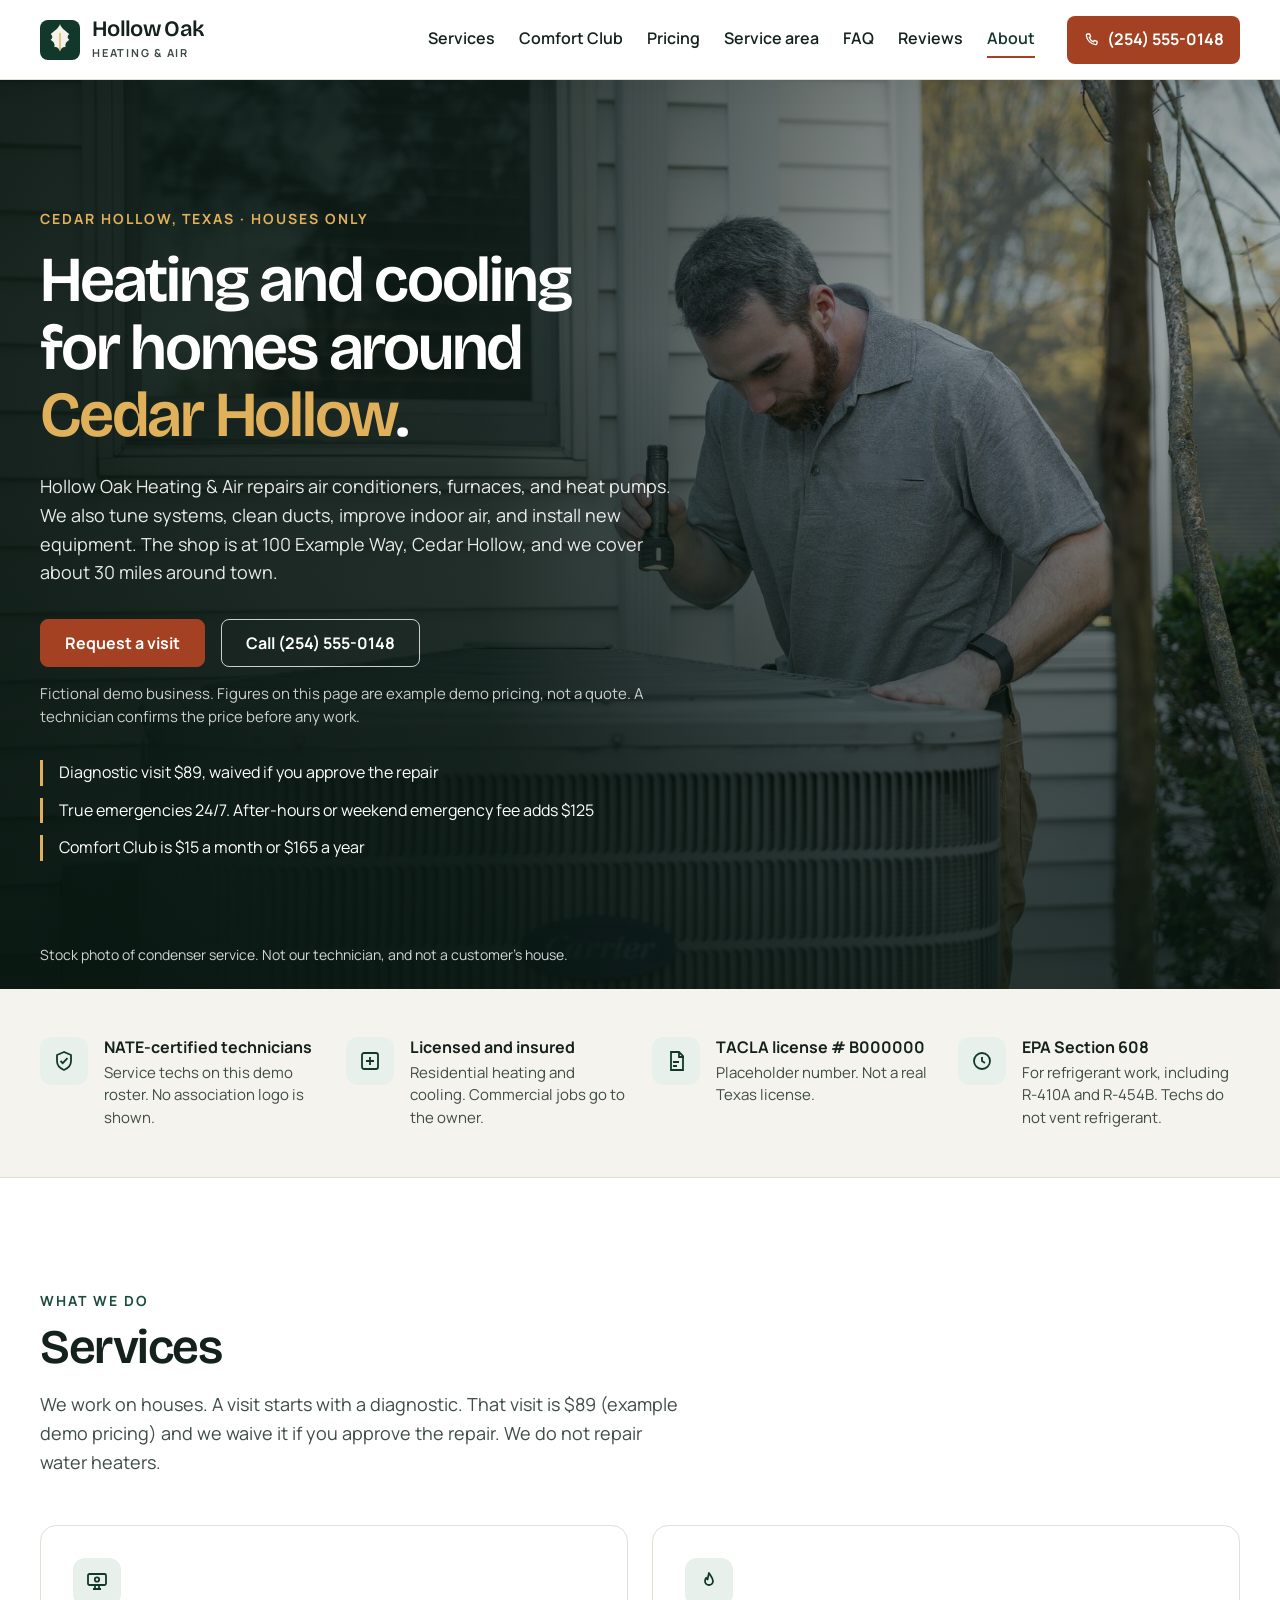
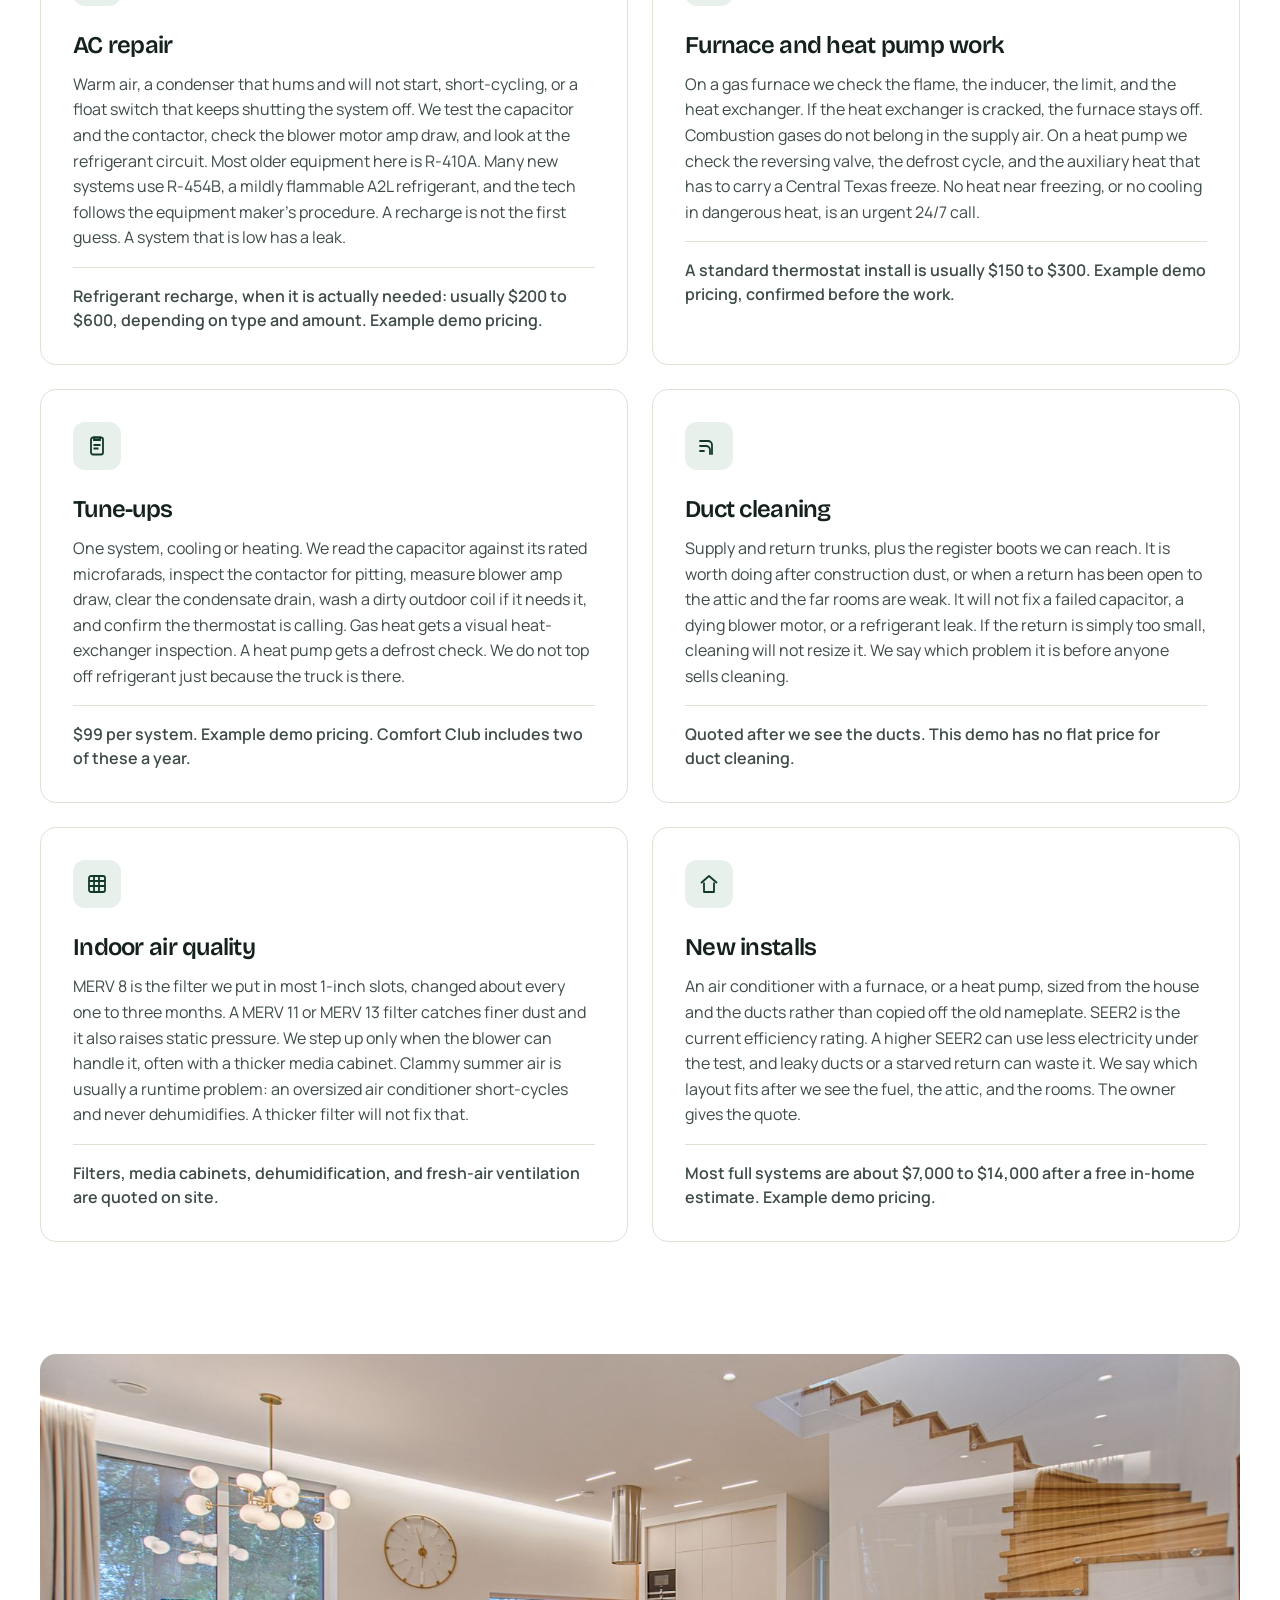
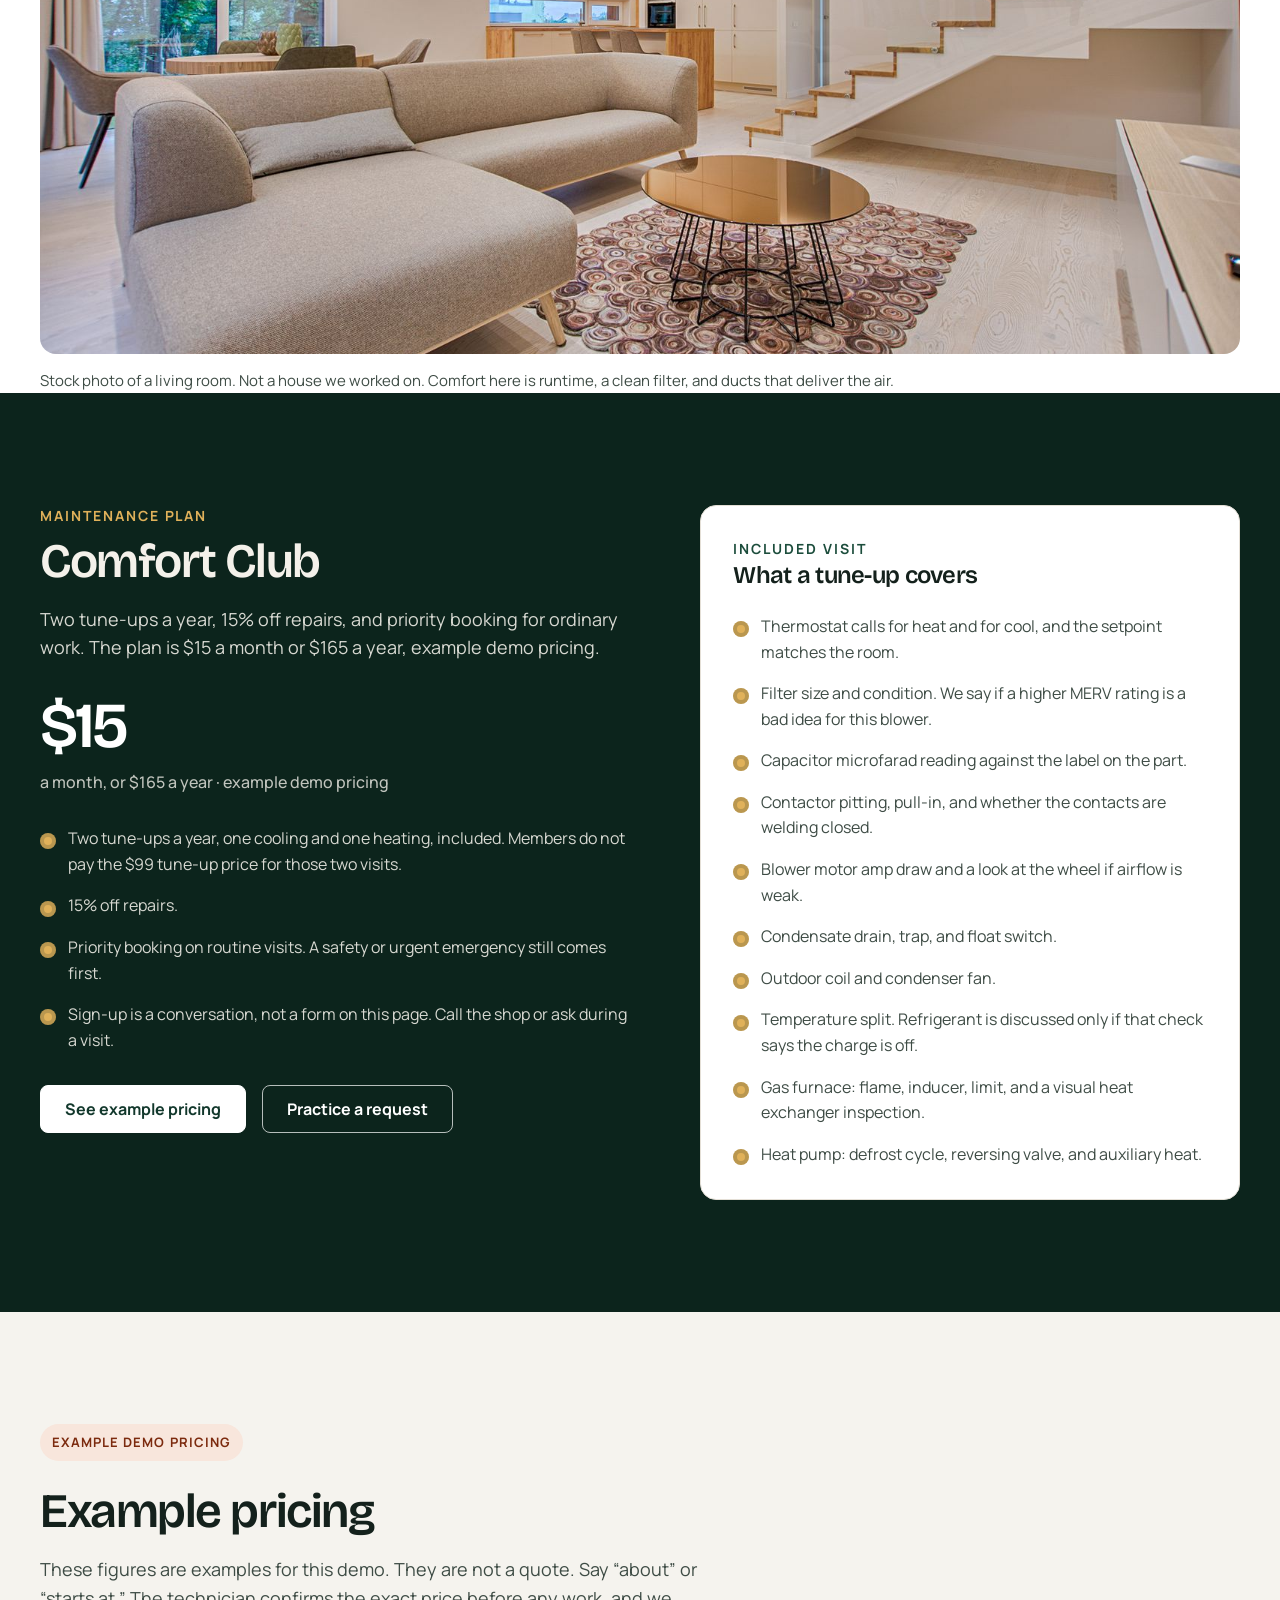
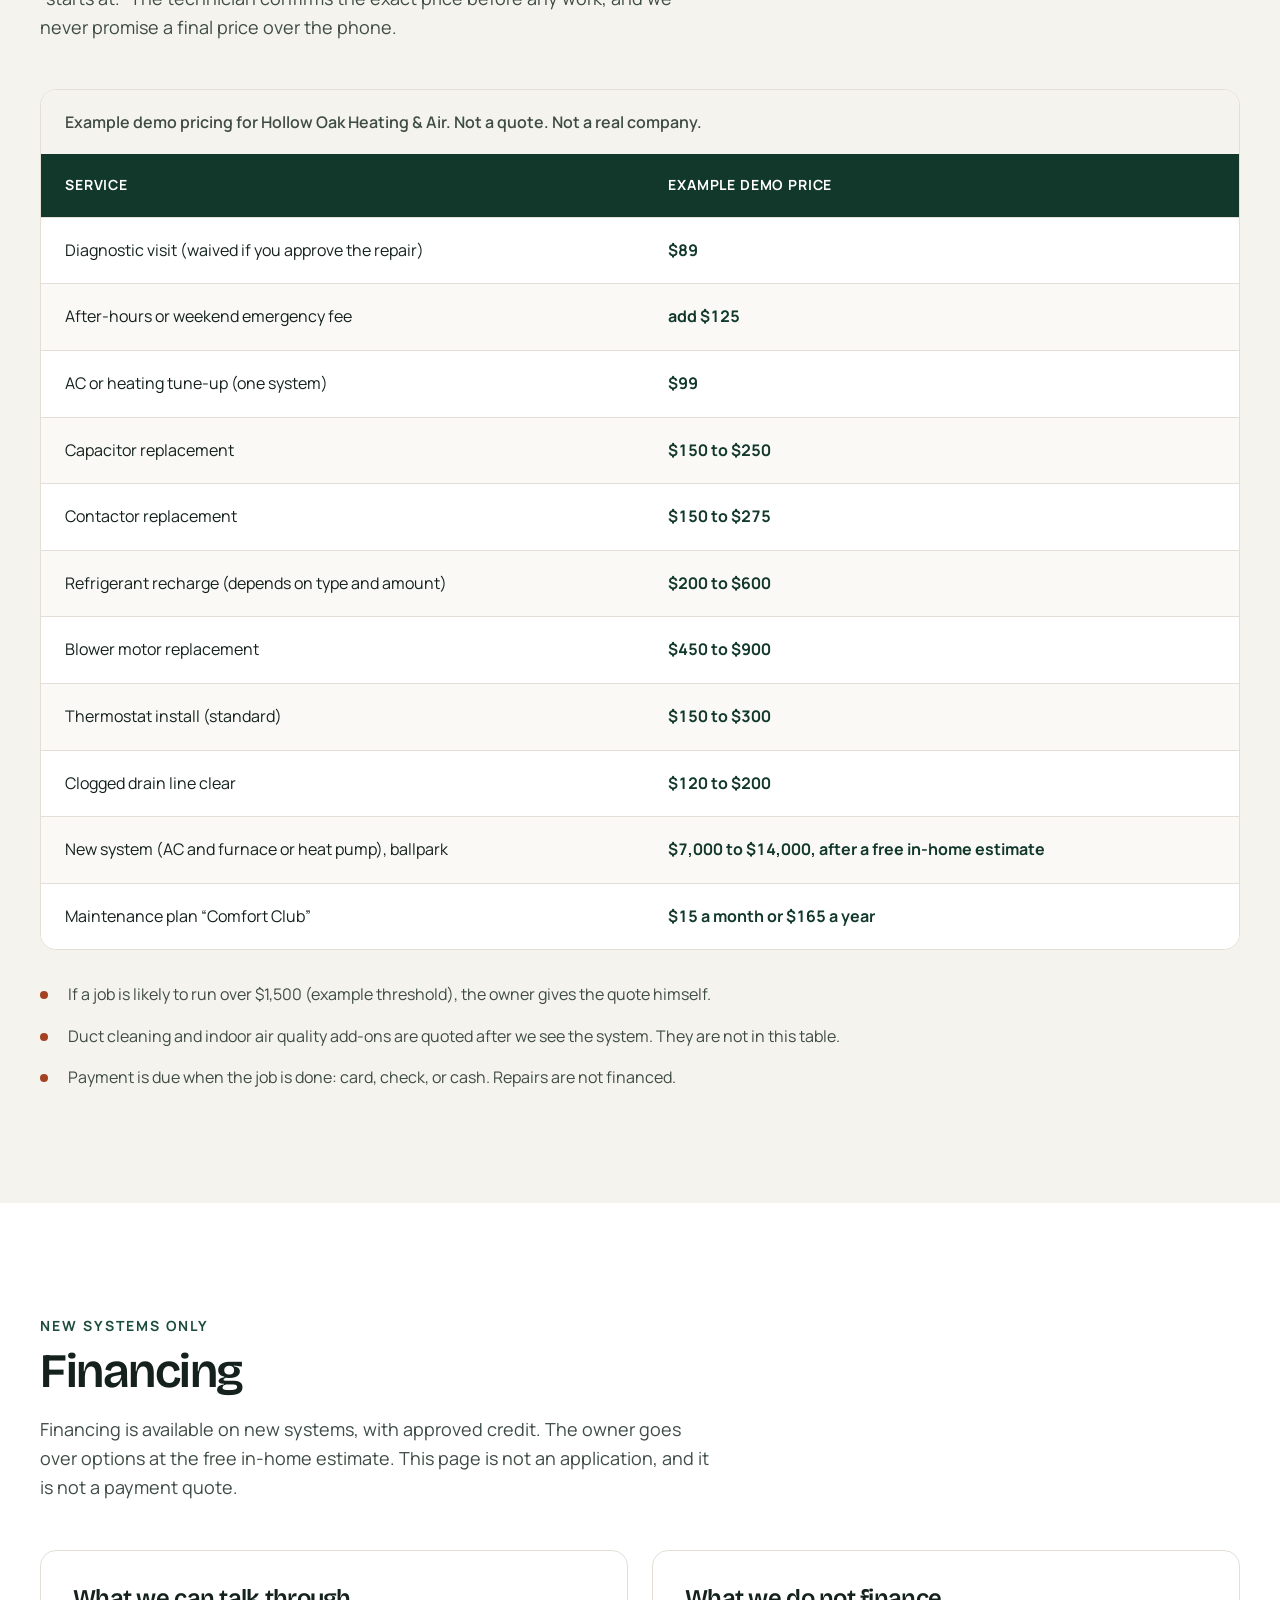
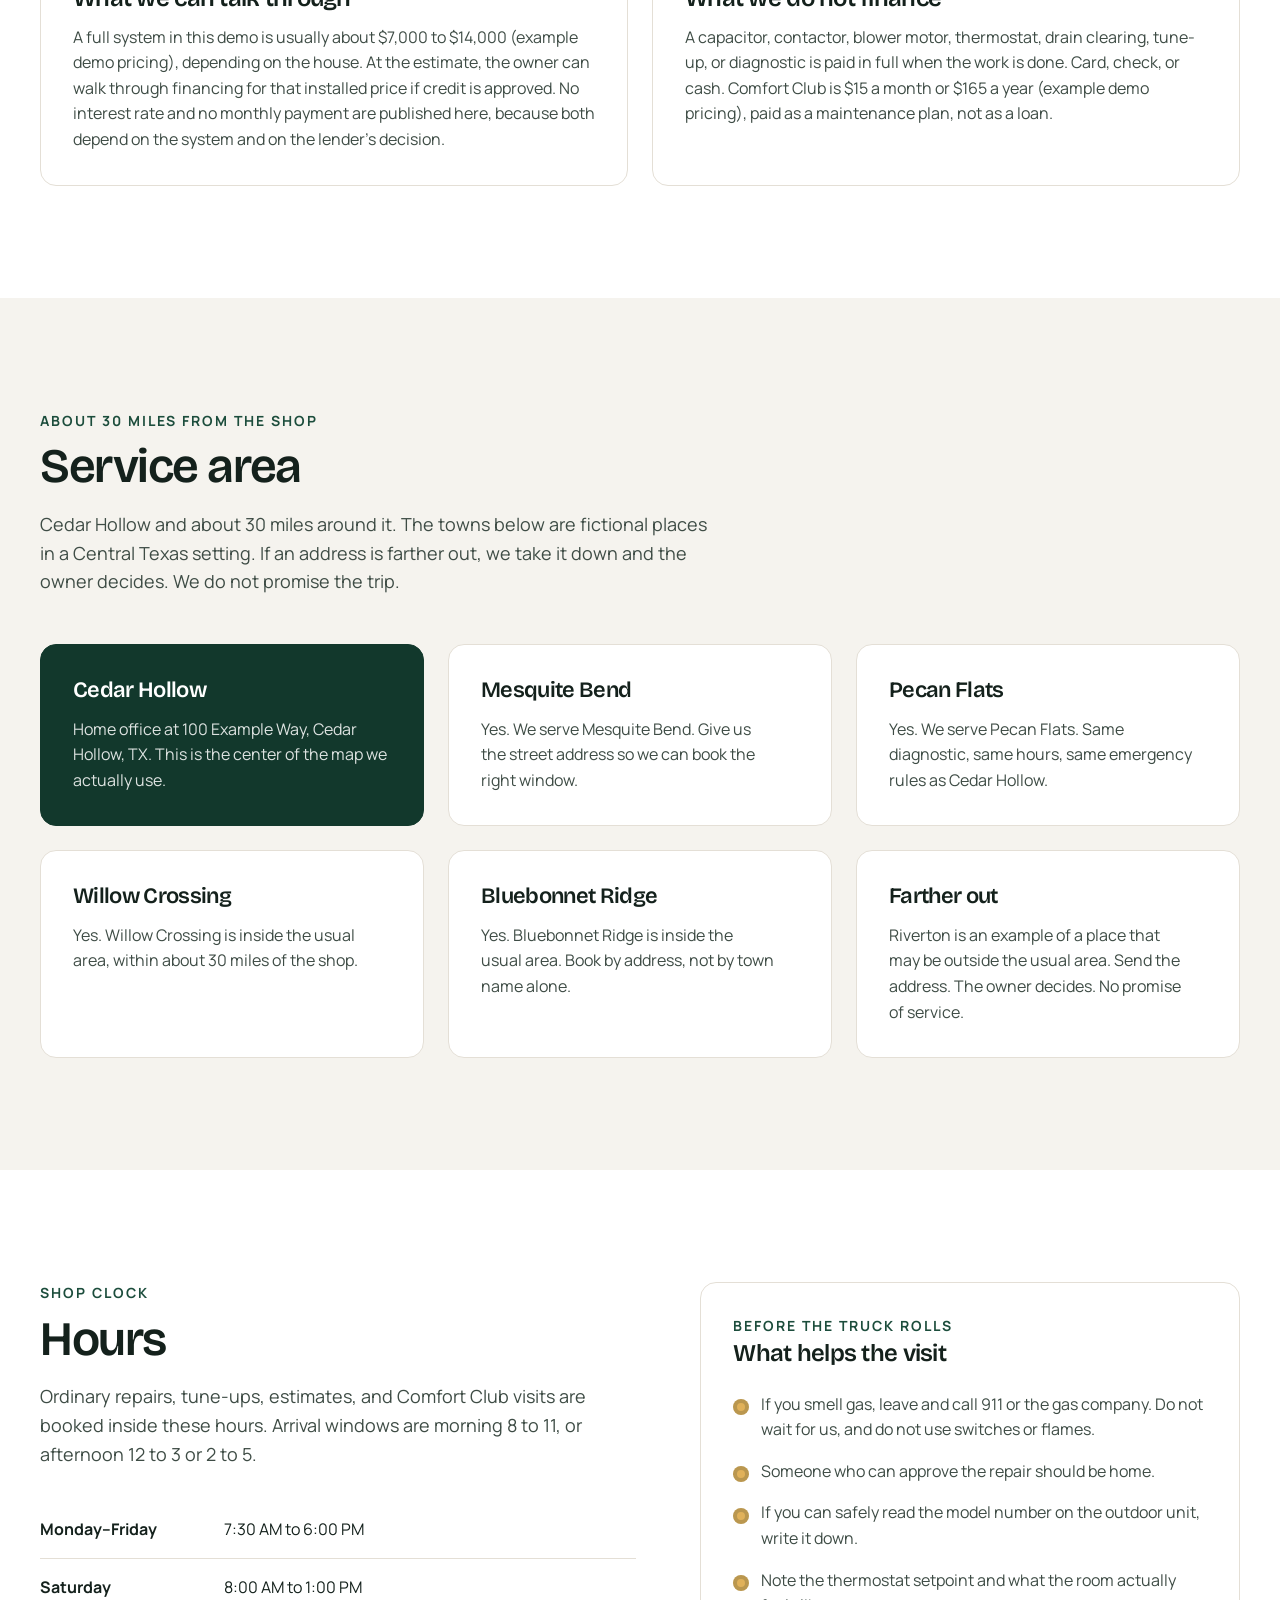
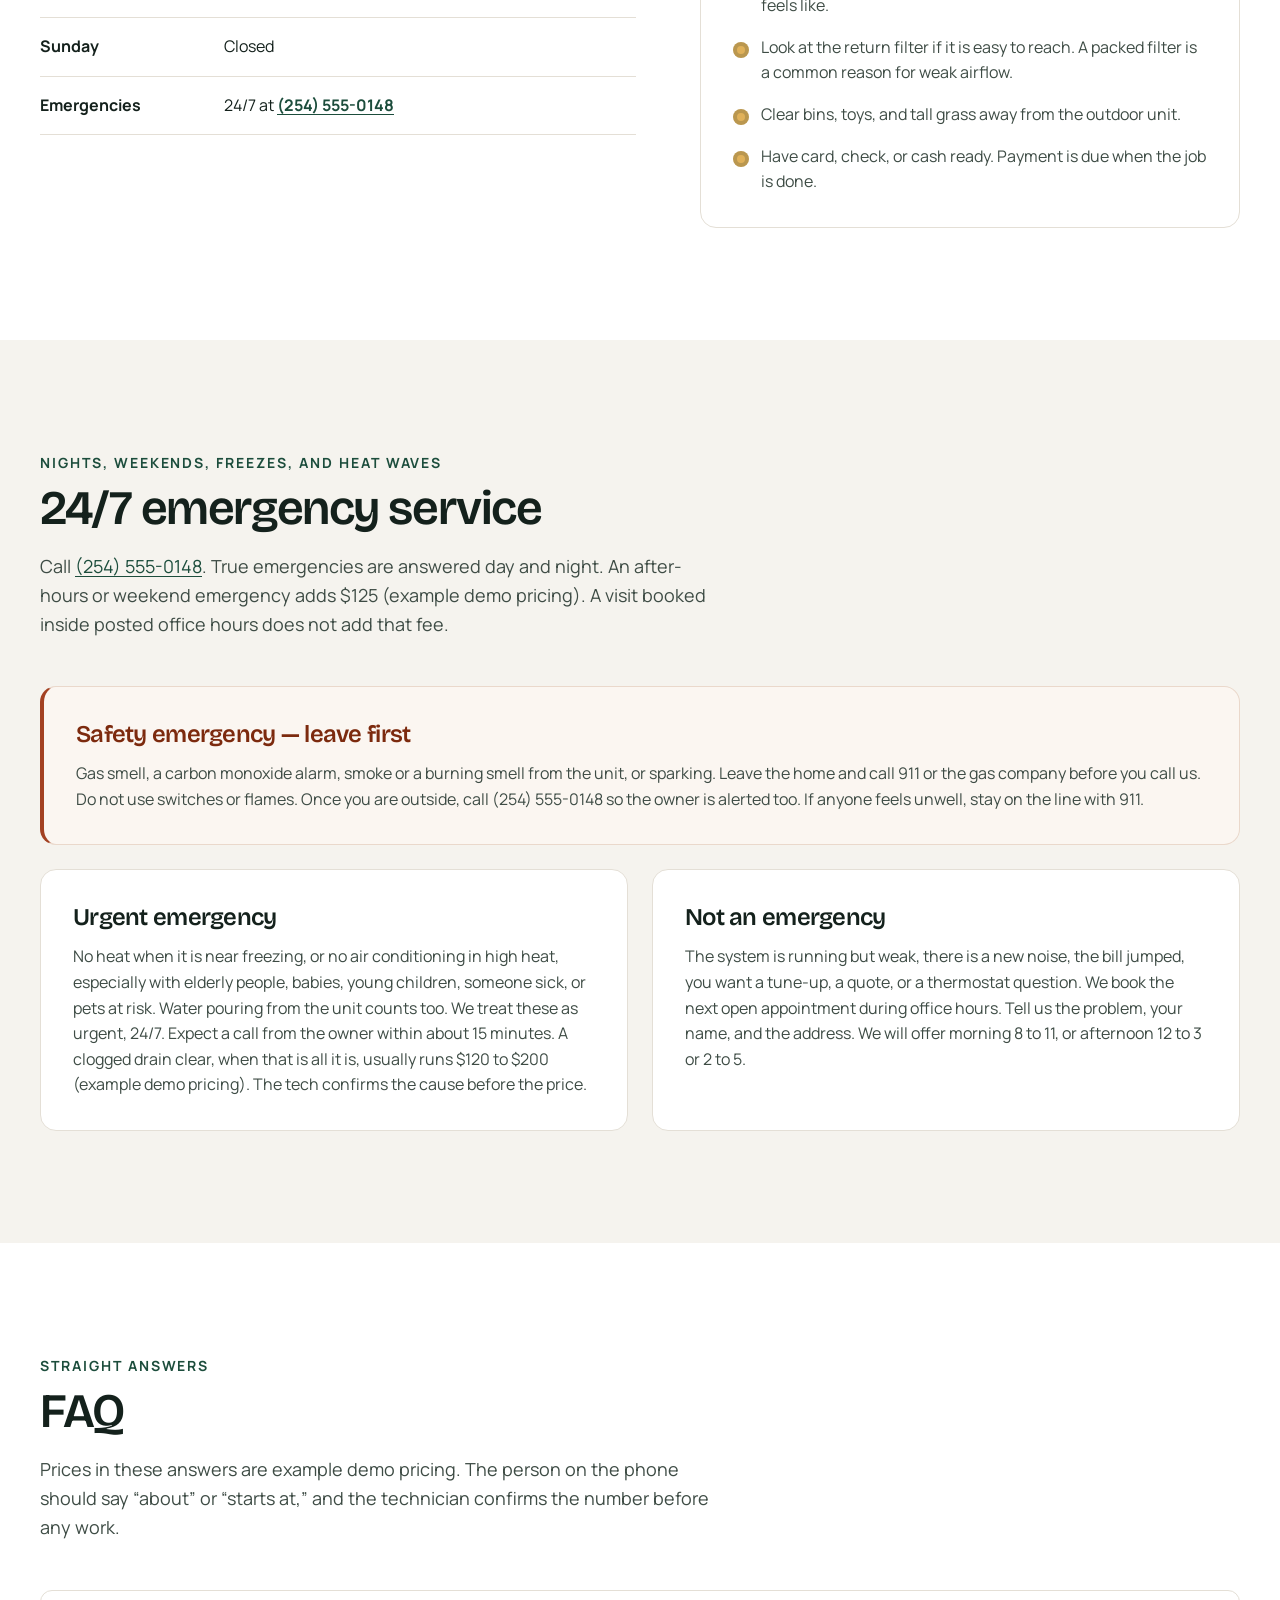
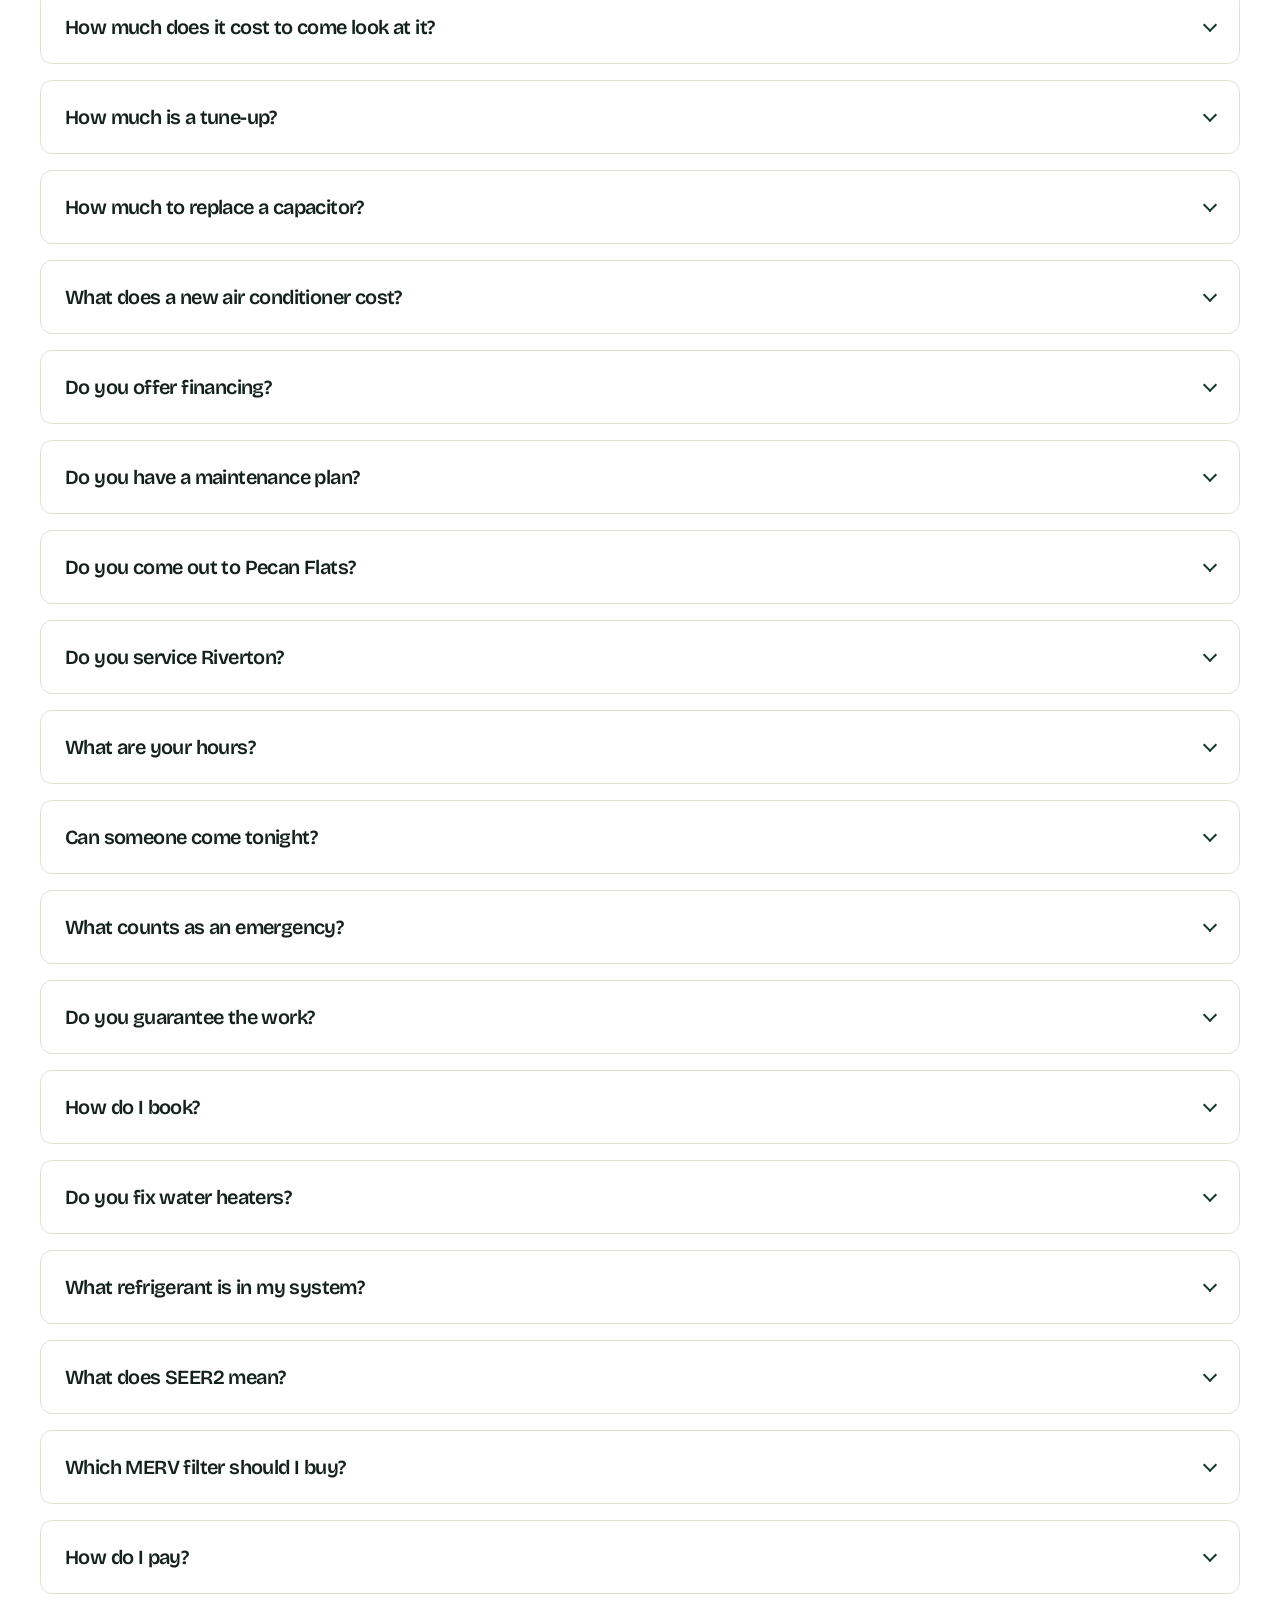
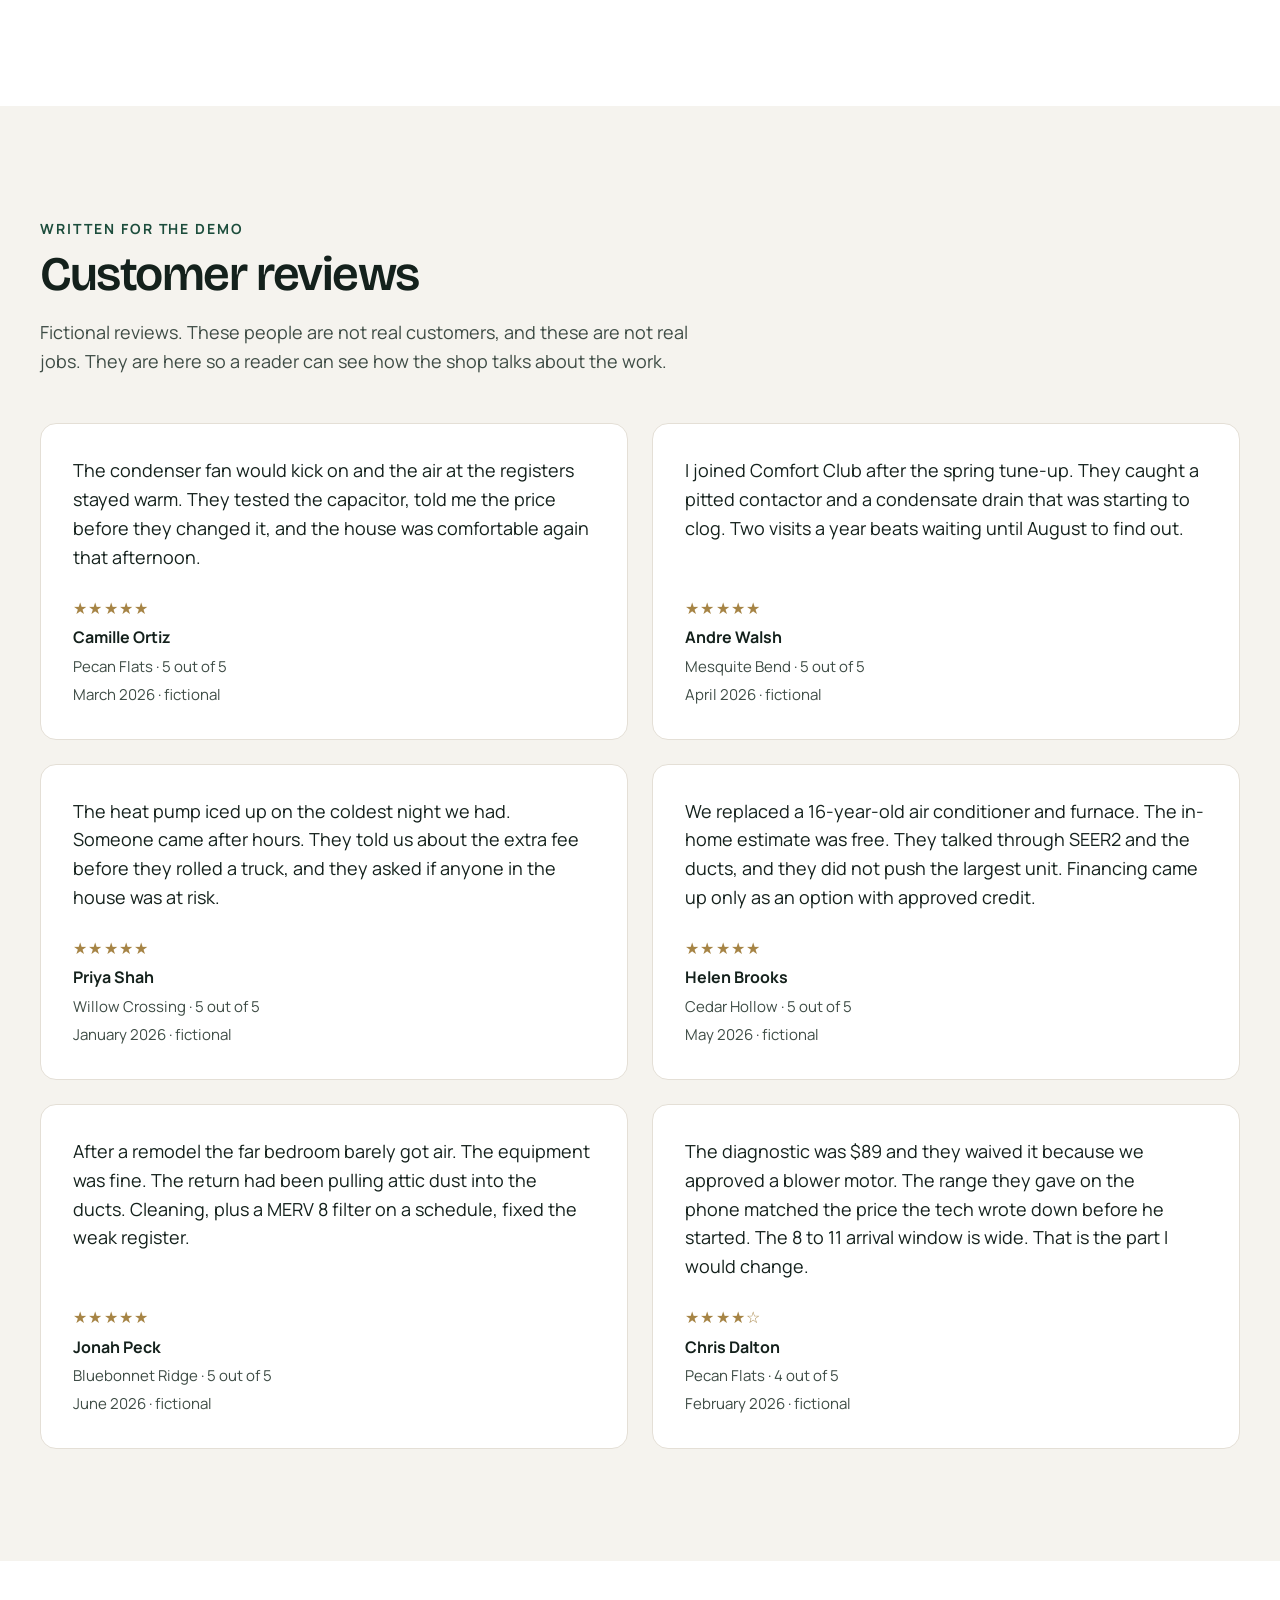
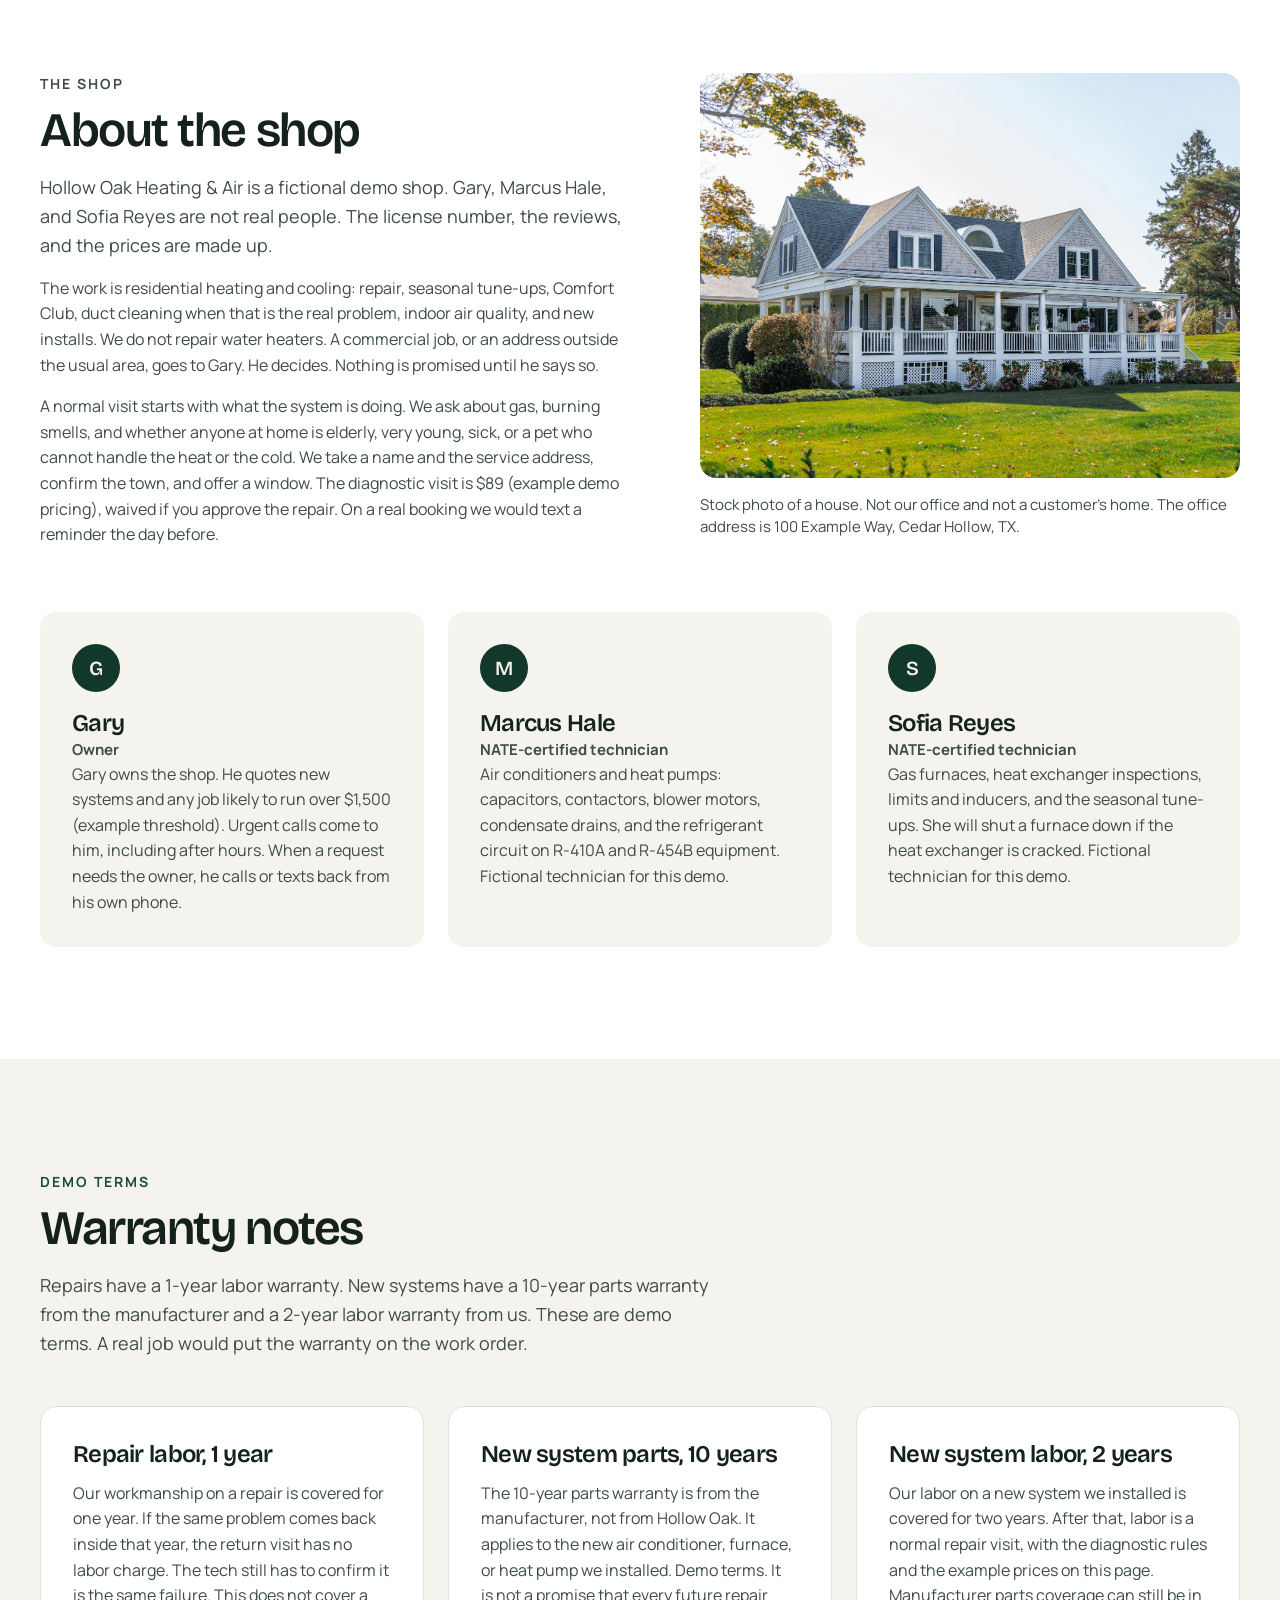
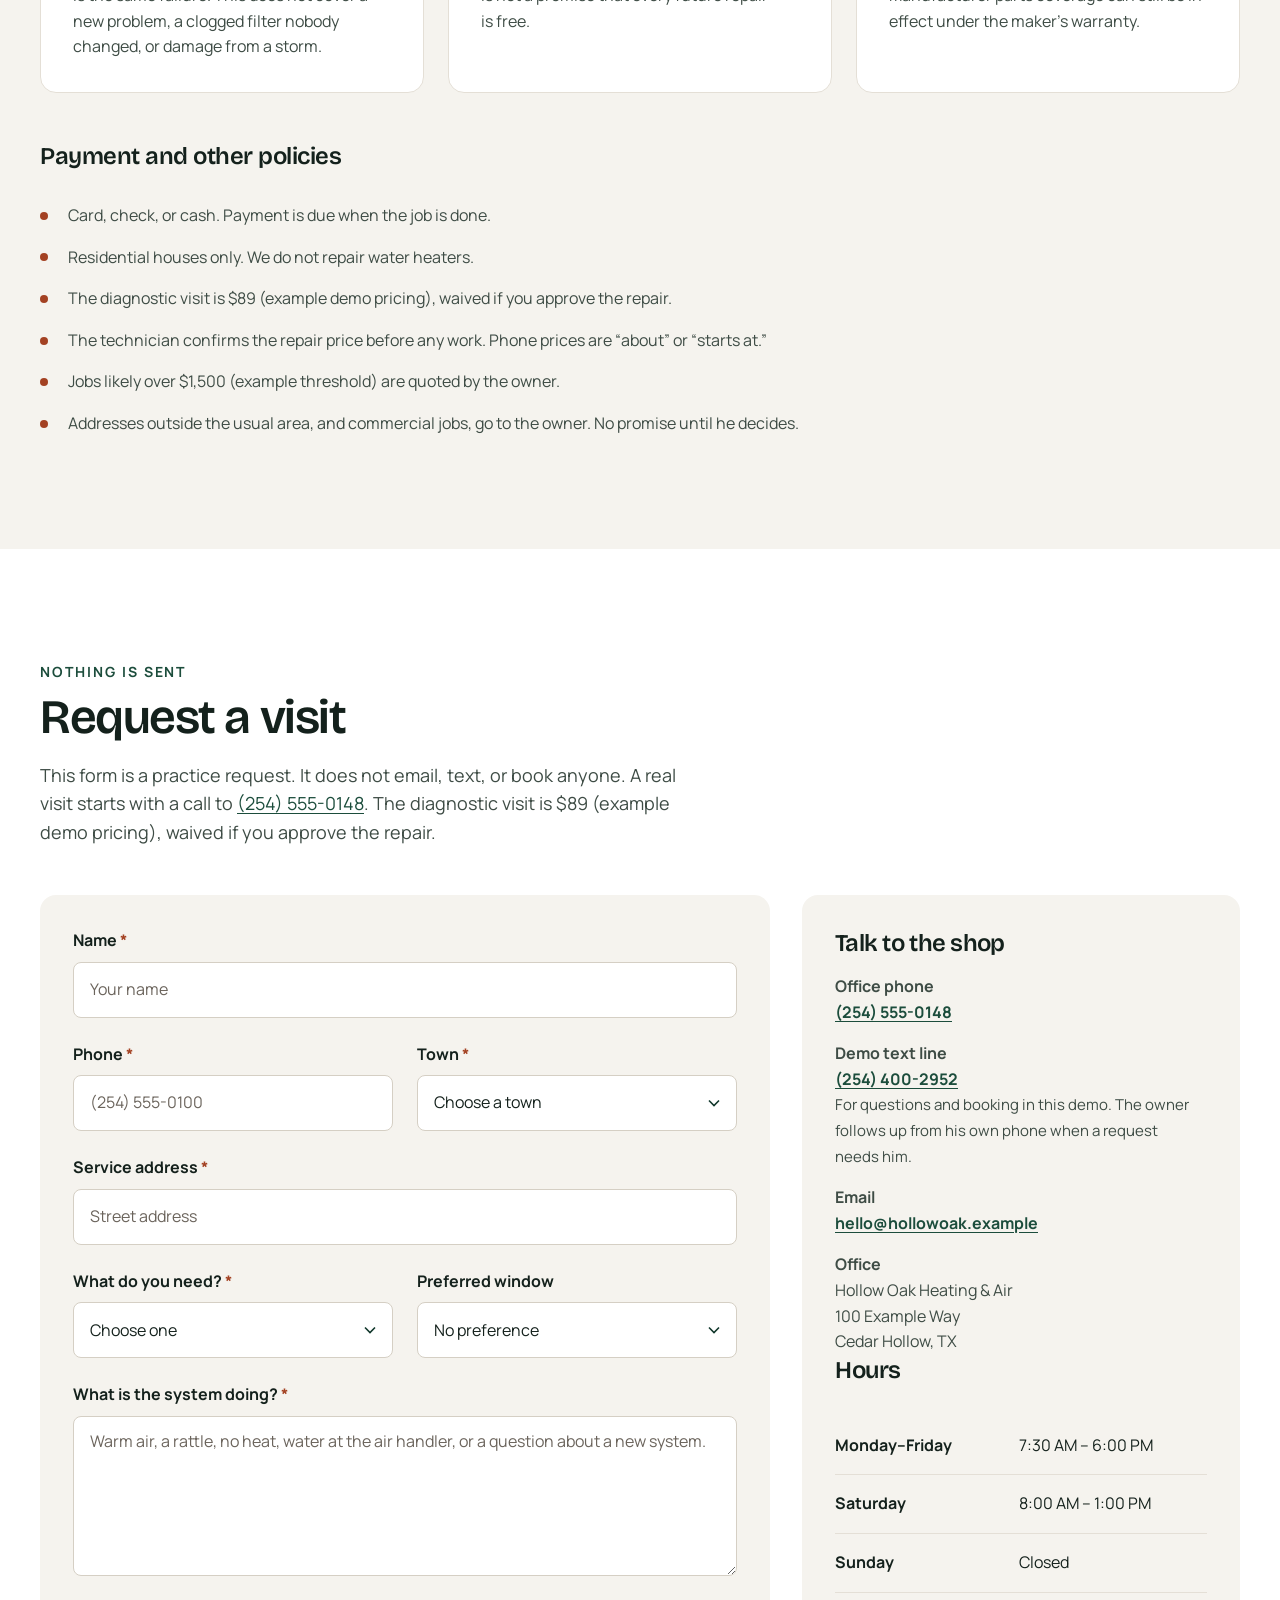
<file: hollow-oak-demo/index.html>
<!DOCTYPE html>
<html lang="en">
<head>
  <meta charset="utf-8">
  <meta name="viewport" content="width=device-width, initial-scale=1">
  <meta name="robots" content="noindex, nofollow">
  <title>Hollow Oak Heating &amp; Air | Cedar Hollow, TX</title>
  <meta name="description" content="Hollow Oak Heating &amp; Air is a fictional residential HVAC shop at 100 Example Way, Cedar Hollow, TX. Phone (254) 555-0148. Hours Monday–Friday 7:30 AM–6:00 PM, Saturday 8:00 AM–1:00 PM, closed Sunday. Emergencies 24/7. Serves Cedar Hollow, Mesquite Bend, Pecan Flats, Willow Crossing, and Bluebonnet Ridge. Example demo pricing.">
  <meta name="theme-color" content="#12382C">
  <meta property="og:title" content="Hollow Oak Heating &amp; Air">
  <meta property="og:description" content="Fictional residential heating and cooling shop in Cedar Hollow, Texas. Example demo pricing, not a quote.">
  <meta property="og:type" content="website">
  <link rel="icon" href="/hollow-oak-demo/favicon.svg" type="image/svg+xml">
  <link rel="preconnect" href="https://fonts.googleapis.com">
  <link rel="preconnect" href="https://fonts.gstatic.com" crossorigin>
  <link href="https://fonts.googleapis.com/css2?family=Bricolage+Grotesque:opsz,wght@12..96,500;12..96,600;12..96,700&family=Manrope:wght@400;500;600;700&display=swap" rel="stylesheet">
  <link rel="stylesheet" href="/hollow-oak-demo/styles.css">
  <script type="application/ld+json">
  {
    "@context": "https://schema.org",
    "@type": "HVACBusiness",
    "name": "Hollow Oak Heating & Air",
    "disambiguatingDescription": "Fictional demonstration business. Not a real contractor. Prices are example demo pricing, not quotes. The TACLA license number is a placeholder.",
    "description": "Residential heating and air conditioning repair, furnace and heat pump work, seasonal tune-ups, Comfort Club maintenance, duct cleaning, indoor air quality, and new system installs for houses in Cedar Hollow, Texas and about 30 miles around it. Closed Sunday. Emergency service is 24/7.",
    "slogan": "Residential heating and cooling for Cedar Hollow and the towns around it.",
    "telephone": "+1-254-555-0148",
    "email": "hello@hollowoak.example",
    "currenciesAccepted": "USD",
    "paymentAccepted": "Cash, Check, Credit Card",
    "priceRange": "$$",
    "image": "/hollow-oak-demo/images/hero-tech.jpg",
    "address": {
      "@type": "PostalAddress",
      "streetAddress": "100 Example Way",
      "addressLocality": "Cedar Hollow",
      "addressRegion": "TX",
      "addressCountry": "US"
    },
    "areaServed": [
      "Cedar Hollow, TX",
      "Mesquite Bend, TX",
      "Pecan Flats, TX",
      "Willow Crossing, TX",
      "Bluebonnet Ridge, TX"
    ],
    "openingHoursSpecification": [
      {
        "@type": "OpeningHoursSpecification",
        "dayOfWeek": ["Monday", "Tuesday", "Wednesday", "Thursday", "Friday"],
        "opens": "07:30",
        "closes": "18:00"
      },
      {
        "@type": "OpeningHoursSpecification",
        "dayOfWeek": "Saturday",
        "opens": "08:00",
        "closes": "13:00"
      }
    ],
    "founder": {
      "@type": "Person",
      "name": "Gary"
    },
    "contactPoint": [
      {
        "@type": "ContactPoint",
        "telephone": "+1-254-555-0148",
        "contactType": "customer service",
        "availableLanguage": "English",
        "description": "Office phone. Emergency service is 24/7 at this number. After-hours or weekend emergency fee is an extra $125, example demo pricing."
      },
      {
        "@type": "ContactPoint",
        "telephone": "+1-254-400-2952",
        "contactType": "customer support",
        "description": "Demo texting line for questions and booking. The owner follows up from his own phone when a request needs him."
      }
    ],
    "hasOfferCatalog": {
      "@type": "OfferCatalog",
      "name": "Example demo pricing, not a quote",
      "itemListElement": [
        {
          "@type": "Offer",
          "name": "Diagnostic visit",
          "description": "Example demo pricing, not a quote. Waived if you approve the repair.",
          "price": "89",
          "priceCurrency": "USD"
        },
        {
          "@type": "Offer",
          "name": "After-hours or weekend emergency fee",
          "description": "Example demo pricing, added to an emergency visit outside office hours or on a weekend emergency.",
          "price": "125",
          "priceCurrency": "USD"
        },
        {
          "@type": "Offer",
          "name": "AC or heating tune-up, one system",
          "description": "Example demo pricing, not a quote.",
          "price": "99",
          "priceCurrency": "USD"
        },
        {
          "@type": "Offer",
          "name": "Capacitor replacement",
          "description": "Example demo pricing, not a quote. The technician confirms the price before any work.",
          "priceSpecification": {
            "@type": "PriceSpecification",
            "minPrice": "150",
            "maxPrice": "250",
            "priceCurrency": "USD"
          }
        },
        {
          "@type": "Offer",
          "name": "Contactor replacement",
          "description": "Example demo pricing, not a quote.",
          "priceSpecification": {
            "@type": "PriceSpecification",
            "minPrice": "150",
            "maxPrice": "275",
            "priceCurrency": "USD"
          }
        },
        {
          "@type": "Offer",
          "name": "Refrigerant recharge",
          "description": "Example demo pricing. Depends on refrigerant type and amount, including R-410A and R-454B.",
          "priceSpecification": {
            "@type": "PriceSpecification",
            "minPrice": "200",
            "maxPrice": "600",
            "priceCurrency": "USD"
          }
        },
        {
          "@type": "Offer",
          "name": "Blower motor replacement",
          "description": "Example demo pricing, not a quote.",
          "priceSpecification": {
            "@type": "PriceSpecification",
            "minPrice": "450",
            "maxPrice": "900",
            "priceCurrency": "USD"
          }
        },
        {
          "@type": "Offer",
          "name": "Thermostat install, standard",
          "description": "Example demo pricing, not a quote.",
          "priceSpecification": {
            "@type": "PriceSpecification",
            "minPrice": "150",
            "maxPrice": "300",
            "priceCurrency": "USD"
          }
        },
        {
          "@type": "Offer",
          "name": "Clogged drain line clear",
          "description": "Example demo pricing, not a quote.",
          "priceSpecification": {
            "@type": "PriceSpecification",
            "minPrice": "120",
            "maxPrice": "200",
            "priceCurrency": "USD"
          }
        },
        {
          "@type": "Offer",
          "name": "New system, AC and furnace or heat pump",
          "description": "Example demo pricing ballpark after a free in-home estimate. The owner gives the quote.",
          "priceSpecification": {
            "@type": "PriceSpecification",
            "minPrice": "7000",
            "maxPrice": "14000",
            "priceCurrency": "USD"
          }
        },
        {
          "@type": "Offer",
          "name": "Comfort Club maintenance plan",
          "description": "Example demo pricing. Two tune-ups a year, 15% off repairs, and priority booking. $15 a month or $165 a year.",
          "priceSpecification": {
            "@type": "UnitPriceSpecification",
            "price": "15",
            "priceCurrency": "USD",
            "unitText": "MONTH"
          }
        }
      ]
    }
  }
  </script>
  <noscript>
    <style>
      @media (max-width: 1080px) {
        #site-nav { display: flex !important; position: static !important; flex-basis: 100%; height: auto; box-shadow: none; background: transparent; padding: 8px 0 16px; }
        .nav-toggle { display: none !important; }
        .bar { flex-wrap: wrap; }
      }
    </style>
  </noscript>
</head>
<body>
  <a class="skip" href="#main">Skip to content</a>
  <header class="site-header" id="top">
    <div class="wrap bar">
      <a class="brand" href="#top">
        <svg viewBox="0 0 40 40" aria-hidden="true">
          <rect width="40" height="40" rx="8" fill="#12382C"/>
          <path fill="#F4F1EA" d="M20 4c1.2 4.6 6.4 7.2 9.2 10.2-2.2 1.6-2 3.8.2 5.8-2.8 1.2-4.6 3.8-3.8 7.2-2.6-.6-4.6 1.2-5.6 4.2-1-3-3-4.8-5.6-4.2.8-3.4-1-6-3.8-7.2 2.2-2 2.4-4.2.2-5.8C13.6 11.2 18.8 8.6 20 4z"/>
          <path d="M20 13.5v16" stroke="#E0B15A" stroke-width="1.4" stroke-linecap="round"/>
        </svg>
        <span class="brand-text">
          <span class="brand-name">Hollow Oak</span>
          <span class="brand-sub">Heating &amp; Air</span>
        </span>
      </a>
      <button class="nav-toggle" type="button" aria-expanded="false" aria-controls="site-nav">
        <span class="menu-open">Menu</span>
        <span class="menu-close">Close</span>
      </button>
      <a class="call" href="tel:+12545550148" aria-label="Call Hollow Oak Heating and Air at (254) 555-0148">
        <svg viewBox="0 0 24 24" aria-hidden="true" fill="none" stroke="currentColor" stroke-width="2" stroke-linejoin="round">
          <path d="M7 3h3l1.5 4-2.2 1.3a12 12 0 0 0 6.4 6.4L17 12.5 21 14v3a2 2 0 0 1-2.2 2A16 16 0 0 1 5 5.2 2 2 0 0 1 7 3z"/>
        </svg>
        <span class="call-short">Call</span>
        <span class="call-full">(254) 555-0148</span>
      </a>
      <nav id="site-nav" aria-label="On this page">
        <a href="#services">Services</a>
        <a href="#plans">Comfort Club</a>
        <a href="#pricing">Pricing</a>
        <a href="#area">Service area</a>
        <a href="#faq">FAQ</a>
        <a href="#reviews">Reviews</a>
        <a href="#about">About</a>
      </nav>
    </div>
  </header>

  <main id="main">
    <section class="hero" aria-labelledby="hero-title">
      <div class="wrap hero-grid">
        <div>
          <p class="kicker">Cedar Hollow, Texas · Houses only</p>
          <h1 id="hero-title">Heating and cooling for homes around <em>Cedar Hollow</em>.</h1>
          <p class="lede">Hollow Oak Heating &amp; Air repairs air conditioners, furnaces, and heat pumps. We also tune systems, clean ducts, improve indoor air, and install new equipment. The shop is at 100 Example Way, Cedar Hollow, and we cover about 30 miles around town.</p>
          <div class="cta-row">
            <a class="btn btn-primary" href="#contact">Request a visit</a>
            <a class="btn btn-ghost" href="tel:+12545550148">Call (254) 555-0148</a>
          </div>
          <p class="fine">Fictional demo business. Figures on this page are example demo pricing, not a quote. A technician confirms the price before any work.</p>
          <ul class="hero-points">
            <li>Diagnostic visit $89, waived if you approve the repair</li>
            <li>True emergencies 24/7. After-hours or weekend emergency fee adds $125</li>
            <li>Comfort Club is $15 a month or $165 a year</li>
          </ul>
        </div>
        <figure class="hero-frame">
          <img src="/hollow-oak-demo/images/hero-tech.jpg" width="1800" height="1200" alt="Stock photo of a technician checking gauges on an outdoor air conditioner condenser. Not a Hollow Oak employee." fetchpriority="high">
          <figcaption>Stock photo of condenser service. Not our technician, and not a customer’s house.</figcaption>
        </figure>
      </div>
    </section>

    <section class="trust" aria-label="Trust and credentials">
      <div class="wrap">
        <ul class="trust-list">
          <li>
            <span class="badge-icon" aria-hidden="true">
              <svg viewBox="0 0 24 24" fill="none" stroke="currentColor" stroke-width="1.8"><path d="M12 3 5 6v6c0 4.2 2.8 7.2 7 9 4.2-1.8 7-4.8 7-9V6l-7-3z"/><path d="m8.5 12 2.2 2.2 4.8-5"/></svg>
            </span>
            <span>
              <strong>NATE-certified technicians</strong>
              <span>Service techs on this demo roster. No association logo is shown.</span>
            </span>
          </li>
          <li>
            <span class="badge-icon" aria-hidden="true">
              <svg viewBox="0 0 24 24" fill="none" stroke="currentColor" stroke-width="1.8"><rect x="4" y="4" width="16" height="16" rx="2"/><path d="M8 12h8M12 8v8"/></svg>
            </span>
            <span>
              <strong>Licensed and insured</strong>
              <span>Residential heating and cooling. Commercial jobs go to the owner.</span>
            </span>
          </li>
          <li>
            <span class="badge-icon" aria-hidden="true">
              <svg viewBox="0 0 24 24" fill="none" stroke="currentColor" stroke-width="1.8"><path d="M7 3h8l4 4v14H7z"/><path d="M15 3v5h5M9 13h6M9 17h4"/></svg>
            </span>
            <span>
              <strong>TACLA license # B000000</strong>
              <span>Placeholder number. Not a real Texas license.</span>
            </span>
          </li>
          <li>
            <span class="badge-icon" aria-hidden="true">
              <svg viewBox="0 0 24 24" fill="none" stroke="currentColor" stroke-width="1.8"><circle cx="12" cy="12" r="8"/><path d="M12 8v4l3 2"/></svg>
            </span>
            <span>
              <strong>EPA Section 608</strong>
              <span>For refrigerant work, including R-410A and R-454B. Techs do not vent refrigerant.</span>
            </span>
          </li>
        </ul>
      </div>
    </section>

    <section class="section" id="services" aria-labelledby="services-title">
      <div class="wrap">
        <div class="section-head">
          <p class="kicker">What we do</p>
          <h2 id="services-title">Services</h2>
          <p class="lede">We work on houses. A visit starts with a diagnostic. That visit is $89 (example demo pricing) and we waive it if you approve the repair. We do not repair water heaters.</p>
        </div>
        <div class="cards">
          <article class="card">
            <div class="icon" aria-hidden="true">
              <svg viewBox="0 0 24 24" fill="none" stroke="currentColor" stroke-width="1.8" stroke-linejoin="round"><rect x="3" y="4" width="18" height="11" rx="1.5"/><circle cx="12" cy="9.5" r="2.2"/><path d="M8 19h8M10 15v4M14 15v4"/></svg>
            </div>
            <h3>AC repair</h3>
            <p>Warm air, a condenser that hums and will not start, short-cycling, or a float switch that keeps shutting the system off. We test the capacitor and the contactor, check the blower motor amp draw, and look at the refrigerant circuit. Most older equipment here is R-410A. Many new systems use R-454B, a mildly flammable A2L refrigerant, and the tech follows the equipment maker’s procedure. A recharge is not the first guess. A system that is low has a leak.</p>
            <p class="card-meta">Refrigerant recharge, when it is actually needed: usually $200 to $600, depending on type and amount. Example demo pricing.</p>
          </article>
          <article class="card">
            <div class="icon" aria-hidden="true">
              <svg viewBox="0 0 24 24" fill="none" stroke="currentColor" stroke-width="1.8" stroke-linejoin="round"><path d="M12 3c2 3.2 4 5.2 4 8a4 4 0 0 1-8 0c0-1.2.5-2.3 1.2-3.2.4 1.2 1.3 1.8 1.3 1.8C11 7.2 11.4 5 12 3z"/></svg>
            </div>
            <h3>Furnace and heat pump work</h3>
            <p>On a gas furnace we check the flame, the inducer, the limit, and the heat exchanger. If the heat exchanger is cracked, the furnace stays off. Combustion gases do not belong in the supply air. On a heat pump we check the reversing valve, the defrost cycle, and the auxiliary heat that has to carry a Central Texas freeze. No heat near freezing, or no cooling in dangerous heat, is an urgent 24/7 call.</p>
            <p class="card-meta">A standard thermostat install is usually $150 to $300. Example demo pricing, confirmed before the work.</p>
          </article>
          <article class="card">
            <div class="icon" aria-hidden="true">
              <svg viewBox="0 0 24 24" fill="none" stroke="currentColor" stroke-width="1.8"><rect x="6" y="3.5" width="12" height="17" rx="2"/><path d="M9 3.5h6V6H9zM8.5 11h7M8.5 14.5h5"/></svg>
            </div>
            <h3>Tune-ups</h3>
            <p>One system, cooling or heating. We read the capacitor against its rated microfarads, inspect the contactor for pitting, measure blower amp draw, clear the condensate drain, wash a dirty outdoor coil if it needs it, and confirm the thermostat is calling. Gas heat gets a visual heat-exchanger inspection. A heat pump gets a defrost check. We do not top off refrigerant just because the truck is there.</p>
            <p class="card-meta">$99 per system. Example demo pricing. Comfort Club includes two of these a year.</p>
          </article>
          <article class="card">
            <div class="icon" aria-hidden="true">
              <svg viewBox="0 0 24 24" fill="none" stroke="currentColor" stroke-width="1.8" stroke-linecap="round"><path d="M3 7h8a4 4 0 0 1 4 4v9M3 12h6a4 4 0 0 1 4 4v4M3 17h4"/></svg>
            </div>
            <h3>Duct cleaning</h3>
            <p>Supply and return trunks, plus the register boots we can reach. It is worth doing after construction dust, or when a return has been open to the attic and the far rooms are weak. It will not fix a failed capacitor, a dying blower motor, or a refrigerant leak. If the return is simply too small, cleaning will not resize it. We say which problem it is before anyone sells cleaning.</p>
            <p class="card-meta">Quoted after we see the ducts. This demo has no flat price for duct cleaning.</p>
          </article>
          <article class="card">
            <div class="icon" aria-hidden="true">
              <svg viewBox="0 0 24 24" fill="none" stroke="currentColor" stroke-width="1.8"><rect x="4" y="4" width="16" height="16" rx="2"/><path d="M4 9h16M4 14h16M9 4v16M14 4v16"/></svg>
            </div>
            <h3>Indoor air quality</h3>
            <p>MERV 8 is the filter we put in most 1-inch slots, changed about every one to three months. A MERV 11 or MERV 13 filter catches finer dust and it also raises static pressure. We step up only when the blower can handle it, often with a thicker media cabinet. Clammy summer air is usually a runtime problem: an oversized air conditioner short-cycles and never dehumidifies. A thicker filter will not fix that.</p>
            <p class="card-meta">Filters, media cabinets, dehumidification, and fresh-air ventilation are quoted on site.</p>
          </article>
          <article class="card">
            <div class="icon" aria-hidden="true">
              <svg viewBox="0 0 24 24" fill="none" stroke="currentColor" stroke-width="1.8" stroke-linejoin="round"><path d="M4 11 12 4l8 7"/><path d="M7 10.5V20h10v-9.5"/></svg>
            </div>
            <h3>New installs</h3>
            <p>An air conditioner with a furnace, or a heat pump, sized from the house and the ducts rather than copied off the old nameplate. SEER2 is the current efficiency rating. A higher SEER2 can use less electricity under the test, and leaky ducts or a starved return can waste it. We say which layout fits after we see the fuel, the attic, and the rooms. The owner gives the quote.</p>
            <p class="card-meta">Most full systems are about $7,000 to $14,000 after a free in-home estimate. Example demo pricing.</p>
          </article>
        </div>
      </div>
    </section>

    <figure class="band wrap">
      <img src="/hollow-oak-demo/images/living-room.jpg" width="1600" height="1029" alt="Stock photo of a bright living room with a sofa and coffee table. Not a Hollow Oak job." loading="lazy">
      <figcaption>Stock photo of a living room. Not a house we worked on. Comfort here is runtime, a clean filter, and ducts that deliver the air.</figcaption>
    </figure>

    <section class="section section-invert" id="plans" aria-labelledby="plans-title">
      <div class="wrap plan-grid">
        <div>
          <p class="kicker">Maintenance plan</p>
          <h2 id="plans-title">Comfort Club</h2>
          <p class="lede">Two tune-ups a year, 15% off repairs, and priority booking for ordinary work. The plan is $15 a month or $165 a year, example demo pricing.</p>
          <p class="plan-price">$15<span>a month, or $165 a year · example demo pricing</span></p>
          <ul class="checklist">
            <li>Two tune-ups a year, one cooling and one heating, included. Members do not pay the $99 tune-up price for those two visits.</li>
            <li>15% off repairs.</li>
            <li>Priority booking on routine visits. A safety or urgent emergency still comes first.</li>
            <li>Sign-up is a conversation, not a form on this page. Call the shop or ask during a visit.</li>
          </ul>
          <div class="cta-row">
            <a class="btn btn-light" href="#pricing">See example pricing</a>
            <a class="btn btn-light-ghost" href="#contact">Practice a request</a>
          </div>
        </div>
        <div class="panel">
          <p class="kicker">Included visit</p>
          <h3>What a tune-up covers</h3>
          <ul>
            <li>Thermostat calls for heat and for cool, and the setpoint matches the room.</li>
            <li>Filter size and condition. We say if a higher MERV rating is a bad idea for this blower.</li>
            <li>Capacitor microfarad reading against the label on the part.</li>
            <li>Contactor pitting, pull-in, and whether the contacts are welding closed.</li>
            <li>Blower motor amp draw and a look at the wheel if airflow is weak.</li>
            <li>Condensate drain, trap, and float switch.</li>
            <li>Outdoor coil and condenser fan.</li>
            <li>Temperature split. Refrigerant is discussed only if that check says the charge is off.</li>
            <li>Gas furnace: flame, inducer, limit, and a visual heat exchanger inspection.</li>
            <li>Heat pump: defrost cycle, reversing valve, and auxiliary heat.</li>
          </ul>
        </div>
      </div>
    </section>

    <section class="section section-alt" id="pricing" aria-labelledby="pricing-title">
      <div class="wrap">
        <div class="section-head">
          <p class="flag">Example demo pricing</p>
          <h2 id="pricing-title">Example pricing</h2>
          <p class="lede">These figures are examples for this demo. They are not a quote. Say “about” or “starts at.” The technician confirms the exact price before any work, and we never promise a final price over the phone.</p>
        </div>
        <div class="table-wrap">
          <table class="price-table">
            <caption>Example demo pricing for Hollow Oak Heating &amp; Air. Not a quote. Not a real company.</caption>
            <thead>
              <tr>
                <th scope="col">Service</th>
                <th scope="col">Example demo price</th>
              </tr>
            </thead>
            <tbody>
              <tr>
                <td data-label="Service">Diagnostic visit (waived if you approve the repair)</td>
                <td data-label="Example demo price">$89</td>
              </tr>
              <tr>
                <td data-label="Service">After-hours or weekend emergency fee</td>
                <td data-label="Example demo price">add $125</td>
              </tr>
              <tr>
                <td data-label="Service">AC or heating tune-up (one system)</td>
                <td data-label="Example demo price">$99</td>
              </tr>
              <tr>
                <td data-label="Service">Capacitor replacement</td>
                <td data-label="Example demo price">$150 to $250</td>
              </tr>
              <tr>
                <td data-label="Service">Contactor replacement</td>
                <td data-label="Example demo price">$150 to $275</td>
              </tr>
              <tr>
                <td data-label="Service">Refrigerant recharge (depends on type and amount)</td>
                <td data-label="Example demo price">$200 to $600</td>
              </tr>
              <tr>
                <td data-label="Service">Blower motor replacement</td>
                <td data-label="Example demo price">$450 to $900</td>
              </tr>
              <tr>
                <td data-label="Service">Thermostat install (standard)</td>
                <td data-label="Example demo price">$150 to $300</td>
              </tr>
              <tr>
                <td data-label="Service">Clogged drain line clear</td>
                <td data-label="Example demo price">$120 to $200</td>
              </tr>
              <tr>
                <td data-label="Service">New system (AC and furnace or heat pump), ballpark</td>
                <td data-label="Example demo price">$7,000 to $14,000, after a free in-home estimate</td>
              </tr>
              <tr>
                <td data-label="Service">Maintenance plan “Comfort Club”</td>
                <td data-label="Example demo price">$15 a month or $165 a year</td>
              </tr>
            </tbody>
          </table>
        </div>
        <ul class="note-list">
          <li>If a job is likely to run over $1,500 (example threshold), the owner gives the quote himself.</li>
          <li>Duct cleaning and indoor air quality add-ons are quoted after we see the system. They are not in this table.</li>
          <li>Payment is due when the job is done: card, check, or cash. Repairs are not financed.</li>
        </ul>
      </div>
    </section>

    <section class="section" id="financing" aria-labelledby="financing-title">
      <div class="wrap">
        <div class="section-head">
          <p class="kicker">New systems only</p>
          <h2 id="financing-title">Financing</h2>
          <p class="lede">Financing is available on new systems, with approved credit. The owner goes over options at the free in-home estimate. This page is not an application, and it is not a payment quote.</p>
        </div>
        <div class="finance-grid">
          <article class="finance-card">
            <h3>What we can talk through</h3>
            <p>A full system in this demo is usually about $7,000 to $14,000 (example demo pricing), depending on the house. At the estimate, the owner can walk through financing for that installed price if credit is approved. No interest rate and no monthly payment are published here, because both depend on the system and on the lender’s decision.</p>
          </article>
          <article class="finance-card">
            <h3>What we do not finance</h3>
            <p>A capacitor, contactor, blower motor, thermostat, drain clearing, tune-up, or diagnostic is paid in full when the work is done. Card, check, or cash. Comfort Club is $15 a month or $165 a year (example demo pricing), paid as a maintenance plan, not as a loan.</p>
          </article>
        </div>
      </div>
    </section>

    <section class="section section-alt" id="area" aria-labelledby="area-title">
      <div class="wrap">
        <div class="section-head">
          <p class="kicker">About 30 miles from the shop</p>
          <h2 id="area-title">Service area</h2>
          <p class="lede">Cedar Hollow and about 30 miles around it. The towns below are fictional places in a Central Texas setting. If an address is farther out, we take it down and the owner decides. We do not promise the trip.</p>
        </div>
        <ul class="towns">
          <li class="home">
            <h3>Cedar Hollow</h3>
            <p>Home office at 100 Example Way, Cedar Hollow, TX. This is the center of the map we actually use.</p>
          </li>
          <li>
            <h3>Mesquite Bend</h3>
            <p>Yes. We serve Mesquite Bend. Give us the street address so we can book the right window.</p>
          </li>
          <li>
            <h3>Pecan Flats</h3>
            <p>Yes. We serve Pecan Flats. Same diagnostic, same hours, same emergency rules as Cedar Hollow.</p>
          </li>
          <li>
            <h3>Willow Crossing</h3>
            <p>Yes. Willow Crossing is inside the usual area, within about 30 miles of the shop.</p>
          </li>
          <li>
            <h3>Bluebonnet Ridge</h3>
            <p>Yes. Bluebonnet Ridge is inside the usual area. Book by address, not by town name alone.</p>
          </li>
          <li>
            <h3>Farther out</h3>
            <p>Riverton is an example of a place that may be outside the usual area. Send the address. The owner decides. No promise of service.</p>
          </li>
        </ul>
      </div>
    </section>

    <section class="section" id="hours" aria-labelledby="hours-title">
      <div class="wrap split">
        <div>
          <p class="kicker">Shop clock</p>
          <h2 id="hours-title">Hours</h2>
          <p class="lede">Ordinary repairs, tune-ups, estimates, and Comfort Club visits are booked inside these hours. Arrival windows are morning 8 to 11, or afternoon 12 to 3 or 2 to 5.</p>
          <dl class="hours-list">
            <div>
              <dt>Monday–Friday</dt>
              <dd>7:30 AM to 6:00 PM</dd>
            </div>
            <div>
              <dt>Saturday</dt>
              <dd>8:00 AM to 1:00 PM</dd>
            </div>
            <div>
              <dt>Sunday</dt>
              <dd>Closed</dd>
            </div>
            <div>
              <dt>Emergencies</dt>
              <dd>24/7 at <a href="tel:+12545550148">(254) 555-0148</a></dd>
            </div>
          </dl>
        </div>
        <div class="panel">
          <p class="kicker">Before the truck rolls</p>
          <h3>What helps the visit</h3>
          <ul>
            <li>If you smell gas, leave and call 911 or the gas company. Do not wait for us, and do not use switches or flames.</li>
            <li>Someone who can approve the repair should be home.</li>
            <li>If you can safely read the model number on the outdoor unit, write it down.</li>
            <li>Note the thermostat setpoint and what the room actually feels like.</li>
            <li>Look at the return filter if it is easy to reach. A packed filter is a common reason for weak airflow.</li>
            <li>Clear bins, toys, and tall grass away from the outdoor unit.</li>
            <li>Have card, check, or cash ready. Payment is due when the job is done.</li>
          </ul>
        </div>
      </div>
    </section>

    <section class="section section-alt" id="emergency" aria-labelledby="emergency-title">
      <div class="wrap">
        <div class="section-head">
          <p class="kicker">Nights, weekends, freezes, and heat waves</p>
          <h2 id="emergency-title">24/7 emergency service</h2>
          <p class="lede">Call <a href="tel:+12545550148">(254) 555-0148</a>. True emergencies are answered day and night. An after-hours or weekend emergency adds $125 (example demo pricing). A visit booked inside posted office hours does not add that fee.</p>
        </div>
        <div class="emergency-stack">
          <article class="safety">
            <h3>Safety emergency — leave first</h3>
            <p>Gas smell, a carbon monoxide alarm, smoke or a burning smell from the unit, or sparking. Leave the home and call 911 or the gas company before you call us. Do not use switches or flames. Once you are outside, call (254) 555-0148 so the owner is alerted too. If anyone feels unwell, stay on the line with 911.</p>
          </article>
          <div class="emergency-grid">
            <article class="emergency-card">
              <h3>Urgent emergency</h3>
              <p>No heat when it is near freezing, or no air conditioning in high heat, especially with elderly people, babies, young children, someone sick, or pets at risk. Water pouring from the unit counts too. We treat these as urgent, 24/7. Expect a call from the owner within about 15 minutes. A clogged drain clear, when that is all it is, usually runs $120 to $200 (example demo pricing). The tech confirms the cause before the price.</p>
            </article>
            <article class="emergency-card">
              <h3>Not an emergency</h3>
              <p>The system is running but weak, there is a new noise, the bill jumped, you want a tune-up, a quote, or a thermostat question. We book the next open appointment during office hours. Tell us the problem, your name, and the address. We will offer morning 8 to 11, or afternoon 12 to 3 or 2 to 5.</p>
            </article>
          </div>
        </div>
      </div>
    </section>

    <section class="section" id="faq" aria-labelledby="faq-title">
      <div class="wrap">
        <div class="section-head">
          <p class="kicker">Straight answers</p>
          <h2 id="faq-title">FAQ</h2>
          <p class="lede">Prices in these answers are example demo pricing. The person on the phone should say “about” or “starts at,” and the technician confirms the number before any work.</p>
        </div>
        <div class="faq">
          <details>
            <summary><h3>How much does it cost to come look at it?</h3></summary>
            <p>The diagnostic visit is $89 (example demo pricing). We waive it if you go ahead with the repair. The tech confirms any repair price before starting. We do not promise an exact final price over the phone. Want a window? Morning is 8 to 11. Afternoon is 12 to 3 or 2 to 5.</p>
          </details>
          <details>
            <summary><h3>How much is a tune-up?</h3></summary>
            <p>A tune-up is $99 per system (example demo pricing). Comfort Club includes two tune-ups a year, so members do not pay that $99 for those two visits. We can usually book one this week during office hours.</p>
          </details>
          <details>
            <summary><h3>How much to replace a capacitor?</h3></summary>
            <p>Usually $150 to $250 (example demo pricing). A contactor is usually $150 to $275. A blower motor is usually $450 to $900. The tech confirms the exact price before replacing the part. A weak capacitor is a common reason a condenser or blower hums and will not start.</p>
          </details>
          <details>
            <summary><h3>What does a new air conditioner cost?</h3></summary>
            <p>Most full systems, an air conditioner with a furnace or a heat pump, run about $7,000 to $14,000 (example demo pricing). That is a ballpark. The free in-home estimate comes first, and the owner gives the quote. If a job is likely over $1,500 (example threshold), the owner quotes it himself. We size from the house and the ducts, and we talk about SEER2 without pushing the largest cabinet.</p>
          </details>
          <details>
            <summary><h3>Do you offer financing?</h3></summary>
            <p>Yes, on new systems, with approved credit. The owner goes over options at your free estimate. There is no interest rate and no monthly payment on this page. Repairs, tune-ups, and the diagnostic are paid when the job is done by card, check, or cash.</p>
          </details>
          <details>
            <summary><h3>Do you have a maintenance plan?</h3></summary>
            <p>Yes. Comfort Club is $15 a month or $165 a year (example demo pricing). It includes two tune-ups a year, 15% off repairs, and priority booking on routine visits. Call (254) 555-0148 and ask to sign up, or mention it on a visit.</p>
          </details>
          <details>
            <summary><h3>Do you come out to Pecan Flats?</h3></summary>
            <p>Yes. We serve Pecan Flats, and also Cedar Hollow, Mesquite Bend, Willow Crossing, and Bluebonnet Ridge. The shop is in Cedar Hollow and the usual area is about 30 miles around it. Give us the street address so we can book you.</p>
          </details>
          <details>
            <summary><h3>Do you service Riverton?</h3></summary>
            <p>That may be outside our usual area. Send the address and the owner will check. We do not promise a visit until he decides. The same rule covers any town that is not Cedar Hollow, Mesquite Bend, Pecan Flats, Willow Crossing, or Bluebonnet Ridge.</p>
          </details>
          <details>
            <summary><h3>What are your hours?</h3></summary>
            <p>Monday to Friday, 7:30 AM to 6:00 PM. Saturday, 8:00 AM to 1:00 PM. Closed Sunday. Emergency service is 24/7 at (254) 555-0148.</p>
          </details>
          <details>
            <summary><h3>Can someone come tonight?</h3></summary>
            <p>Yes, for a true emergency. There is an extra $125 after-hours or weekend emergency fee (example demo pricing). Is the system fully out? Is anyone at home elderly, very young, sick, or a pet who cannot handle the temperature? If you smell gas or the carbon monoxide alarm is sounding, leave and call 911 or the gas company first.</p>
          </details>
          <details>
            <summary><h3>What counts as an emergency?</h3></summary>
            <p>Safety: gas smell, carbon monoxide alarm, smoke or a burning smell from the unit, sparking. Leave and call 911 first. Urgent: no heat near freezing, no cooling in high heat with at-risk people or pets, or water pouring from the unit. Those are 24/7, and the owner aims to call within about 15 minutes. Weak airflow, odd noises, high bills, tune-ups, and quotes are booked during office hours.</p>
          </details>
          <details>
            <summary><h3>Do you guarantee the work?</h3></summary>
            <p>Yes. Repairs have a 1-year labor warranty. New systems have a 10-year parts warranty from the manufacturer and a 2-year labor warranty from us. These are demo terms. If the same repair problem comes back inside that labor year, the return visit has no labor charge.</p>
          </details>
          <details>
            <summary><h3>How do I book?</h3></summary>
            <p>Call (254) 555-0148. For this demo you can also text (254) 400-2952. We need your name, the service address, what the system is doing, and a window: morning 8 to 11, or afternoon 12 to 3 or 2 to 5. On a real booking we text a reminder the day before. The form on this page does not send a request.</p>
          </details>
          <details>
            <summary><h3>Do you fix water heaters?</h3></summary>
            <p>No. We only do heating and air conditioning for houses. A water heater, a commercial job, or an address outside the usual area is not something we promise. Outside-area and commercial requests go to the owner to decide.</p>
          </details>
          <details>
            <summary><h3>What refrigerant is in my system?</h3></summary>
            <p>Many systems we see use R-410A. A lot of new equipment uses R-454B. R-454B is an A2L refrigerant, mildly flammable, so service follows the maker’s procedure. A recharge depends on the type and the amount, usually $200 to $600 (example demo pricing). We look for the leak instead of refilling a system that will be empty again next month.</p>
          </details>
          <details>
            <summary><h3>What does SEER2 mean?</h3></summary>
            <p>SEER2 is the current efficiency rating for new residential air conditioners and heat pumps. A higher number can mean less electricity for the same cooling under the test procedure that replaced the older SEER rating. The rating does not fix an undersized return, a crushed flex duct, or a blower that is already failing. We talk about those at the free in-home estimate.</p>
          </details>
          <details>
            <summary><h3>Which MERV filter should I buy?</h3></summary>
            <p>MERV 8 is the usual choice for a standard 1-inch slot, changed about every one to three months. MERV 11 and MERV 13 catch finer particles and they resist airflow. We only recommend the higher rating after a static-pressure check, or with a thicker media cabinet the blower can pull through. A filter change is not a repair for a bad capacitor or a low refrigerant charge.</p>
          </details>
          <details>
            <summary><h3>How do I pay?</h3></summary>
            <p>Card, check, or cash. Payment is due when the job is done. We do not bill a repair and chase it later. Financing, when it applies, is only for a new system and only with approved credit, arranged at the estimate.</p>
          </details>
        </div>
      </div>
    </section>

    <section class="section section-alt" id="reviews" aria-labelledby="reviews-title">
      <div class="wrap">
        <div class="section-head">
          <p class="kicker">Written for the demo</p>
          <h2 id="reviews-title">Customer reviews</h2>
          <p class="lede">Fictional reviews. These people are not real customers, and these are not real jobs. They are here so a reader can see how the shop talks about the work.</p>
        </div>
        <div class="reviews">
          <figure class="review">
            <blockquote>
              <p>The condenser fan would kick on and the air at the registers stayed warm. They tested the capacitor, told me the price before they changed it, and the house was comfortable again that afternoon.</p>
            </blockquote>
            <figcaption>
              <span class="stars" aria-hidden="true">★★★★★</span>
              <span class="who">Camille Ortiz</span>
              <span class="where">Pecan Flats · 5 out of 5</span>
              <span class="when">March 2026 · fictional</span>
            </figcaption>
          </figure>
          <figure class="review">
            <blockquote>
              <p>I joined Comfort Club after the spring tune-up. They caught a pitted contactor and a condensate drain that was starting to clog. Two visits a year beats waiting until August to find out.</p>
            </blockquote>
            <figcaption>
              <span class="stars" aria-hidden="true">★★★★★</span>
              <span class="who">Andre Walsh</span>
              <span class="where">Mesquite Bend · 5 out of 5</span>
              <span class="when">April 2026 · fictional</span>
            </figcaption>
          </figure>
          <figure class="review">
            <blockquote>
              <p>The heat pump iced up on the coldest night we had. Someone came after hours. They told us about the extra fee before they rolled a truck, and they asked if anyone in the house was at risk.</p>
            </blockquote>
            <figcaption>
              <span class="stars" aria-hidden="true">★★★★★</span>
              <span class="who">Priya Shah</span>
              <span class="where">Willow Crossing · 5 out of 5</span>
              <span class="when">January 2026 · fictional</span>
            </figcaption>
          </figure>
          <figure class="review">
            <blockquote>
              <p>We replaced a 16-year-old air conditioner and furnace. The in-home estimate was free. They talked through SEER2 and the ducts, and they did not push the largest unit. Financing came up only as an option with approved credit.</p>
            </blockquote>
            <figcaption>
              <span class="stars" aria-hidden="true">★★★★★</span>
              <span class="who">Helen Brooks</span>
              <span class="where">Cedar Hollow · 5 out of 5</span>
              <span class="when">May 2026 · fictional</span>
            </figcaption>
          </figure>
          <figure class="review">
            <blockquote>
              <p>After a remodel the far bedroom barely got air. The equipment was fine. The return had been pulling attic dust into the ducts. Cleaning, plus a MERV 8 filter on a schedule, fixed the weak register.</p>
            </blockquote>
            <figcaption>
              <span class="stars" aria-hidden="true">★★★★★</span>
              <span class="who">Jonah Peck</span>
              <span class="where">Bluebonnet Ridge · 5 out of 5</span>
              <span class="when">June 2026 · fictional</span>
            </figcaption>
          </figure>
          <figure class="review">
            <blockquote>
              <p>The diagnostic was $89 and they waived it because we approved a blower motor. The range they gave on the phone matched the price the tech wrote down before he started. The 8 to 11 arrival window is wide. That is the part I would change.</p>
            </blockquote>
            <figcaption>
              <span class="stars" aria-hidden="true">★★★★☆</span>
              <span class="who">Chris Dalton</span>
              <span class="where">Pecan Flats · 4 out of 5</span>
              <span class="when">February 2026 · fictional</span>
            </figcaption>
          </figure>
        </div>
      </div>
    </section>

    <section class="section" id="about" aria-labelledby="about-title">
      <div class="wrap">
        <div class="about-grid">
          <div>
            <p class="kicker">The shop</p>
            <h2 id="about-title">About the shop</h2>
            <p class="lede">Hollow Oak Heating &amp; Air is a fictional demo shop. Gary, Marcus Hale, and Sofia Reyes are not real people. The license number, the reviews, and the prices are made up.</p>
            <p>The work is residential heating and cooling: repair, seasonal tune-ups, Comfort Club, duct cleaning when that is the real problem, indoor air quality, and new installs. We do not repair water heaters. A commercial job, or an address outside the usual area, goes to Gary. He decides. Nothing is promised until he says so.</p>
            <p>A normal visit starts with what the system is doing. We ask about gas, burning smells, and whether anyone at home is elderly, very young, sick, or a pet who cannot handle the heat or the cold. We take a name and the service address, confirm the town, and offer a window. The diagnostic visit is $89 (example demo pricing), waived if you approve the repair. On a real booking we would text a reminder the day before.</p>
          </div>
          <figure class="about-photo">
            <img src="/hollow-oak-demo/images/house.jpg" width="1600" height="1067" alt="Stock photo of a two-story suburban house with a lawn. Not the Hollow Oak office and not a customer’s home." loading="lazy">
            <figcaption>Stock photo of a house. Not our office and not a customer’s home. The office address is 100 Example Way, Cedar Hollow, TX.</figcaption>
          </figure>
        </div>
        <ul class="team">
          <li>
            <article>
              <div class="mono" aria-hidden="true">G</div>
              <h3>Gary</h3>
              <p class="role">Owner</p>
              <p>Gary owns the shop. He quotes new systems and any job likely to run over $1,500 (example threshold). Urgent calls come to him, including after hours. When a request needs the owner, he calls or texts back from his own phone.</p>
            </article>
          </li>
          <li>
            <article>
              <div class="mono" aria-hidden="true">M</div>
              <h3>Marcus Hale</h3>
              <p class="role">NATE-certified technician</p>
              <p>Air conditioners and heat pumps: capacitors, contactors, blower motors, condensate drains, and the refrigerant circuit on R-410A and R-454B equipment. Fictional technician for this demo.</p>
            </article>
          </li>
          <li>
            <article>
              <div class="mono" aria-hidden="true">S</div>
              <h3>Sofia Reyes</h3>
              <p class="role">NATE-certified technician</p>
              <p>Gas furnaces, heat exchanger inspections, limits and inducers, and the seasonal tune-ups. She will shut a furnace down if the heat exchanger is cracked. Fictional technician for this demo.</p>
            </article>
          </li>
        </ul>
      </div>
    </section>

    <section class="section section-alt" id="warranty" aria-labelledby="warranty-title">
      <div class="wrap">
        <div class="section-head">
          <p class="kicker">Demo terms</p>
          <h2 id="warranty-title">Warranty notes</h2>
          <p class="lede">Repairs have a 1-year labor warranty. New systems have a 10-year parts warranty from the manufacturer and a 2-year labor warranty from us. These are demo terms. A real job would put the warranty on the work order.</p>
        </div>
        <div class="policy-grid">
          <article class="policy-card">
            <h3>Repair labor, 1 year</h3>
            <p>Our workmanship on a repair is covered for one year. If the same problem comes back inside that year, the return visit has no labor charge. The tech still has to confirm it is the same failure. This does not cover a new problem, a clogged filter nobody changed, or damage from a storm.</p>
          </article>
          <article class="policy-card">
            <h3>New system parts, 10 years</h3>
            <p>The 10-year parts warranty is from the manufacturer, not from Hollow Oak. It applies to the new air conditioner, furnace, or heat pump we installed. Demo terms. It is not a promise that every future repair is free.</p>
          </article>
          <article class="policy-card">
            <h3>New system labor, 2 years</h3>
            <p>Our labor on a new system we installed is covered for two years. After that, labor is a normal repair visit, with the diagnostic rules and the example prices on this page. Manufacturer parts coverage can still be in effect under the maker’s warranty.</p>
          </article>
        </div>
        <h3 class="later-head">Payment and other policies</h3>
        <ul class="note-list">
          <li>Card, check, or cash. Payment is due when the job is done.</li>
          <li>Residential houses only. We do not repair water heaters.</li>
          <li>The diagnostic visit is $89 (example demo pricing), waived if you approve the repair.</li>
          <li>The technician confirms the repair price before any work. Phone prices are “about” or “starts at.”</li>
          <li>Jobs likely over $1,500 (example threshold) are quoted by the owner.</li>
          <li>Addresses outside the usual area, and commercial jobs, go to the owner. No promise until he decides.</li>
        </ul>
      </div>
    </section>

    <section class="section" id="contact" aria-labelledby="contact-title">
      <div class="wrap">
        <div class="section-head">
          <p class="kicker">Nothing is sent</p>
          <h2 id="contact-title">Request a visit</h2>
          <p class="lede">This form is a practice request. It does not email, text, or book anyone. A real visit starts with a call to <a href="tel:+12545550148">(254) 555-0148</a>. The diagnostic visit is $89 (example demo pricing), waived if you approve the repair.</p>
        </div>
        <div class="contact-grid">
          <div class="contact-card">
            <noscript>
              <p>JavaScript is off, so this practice form cannot show a confirmation. It would not send a request anyway. Call <a href="tel:+12545550148">(254) 555-0148</a>.</p>
            </noscript>
            <form id="quote-form" action="#contact" method="get">
              <div class="form-grid two">
                <label class="span-2">
                  <span class="lbl">Name <span class="req" aria-hidden="true">*</span> <span class="visually-hidden">required</span></span>
                  <input name="name" type="text" autocomplete="name" required maxlength="80" placeholder="Your name">
                </label>
                <label>
                  <span class="lbl">Phone <span class="req" aria-hidden="true">*</span> <span class="visually-hidden">required</span></span>
                  <input name="phone" type="tel" autocomplete="tel" required minlength="7" maxlength="24" placeholder="(254) 555-0100">
                </label>
                <label>
                  <span class="lbl">Town <span class="req" aria-hidden="true">*</span> <span class="visually-hidden">required</span></span>
                  <select name="town" required>
                    <option value="">Choose a town</option>
                    <option>Cedar Hollow</option>
                    <option>Mesquite Bend</option>
                    <option>Pecan Flats</option>
                    <option>Willow Crossing</option>
                    <option>Bluebonnet Ridge</option>
                    <option>Outside the usual area</option>
                  </select>
                </label>
                <label class="span-2">
                  <span class="lbl">Service address <span class="req" aria-hidden="true">*</span> <span class="visually-hidden">required</span></span>
                  <input name="address" type="text" autocomplete="street-address" required maxlength="120" placeholder="Street address">
                </label>
                <label>
                  <span class="lbl">What do you need? <span class="req" aria-hidden="true">*</span> <span class="visually-hidden">required</span></span>
                  <select name="service" required>
                    <option value="">Choose one</option>
                    <option>AC repair</option>
                    <option>Furnace or heat pump work</option>
                    <option>A tune-up</option>
                    <option>Duct cleaning</option>
                    <option>Indoor air quality</option>
                    <option>A new system estimate</option>
                    <option>Comfort Club</option>
                    <option>An emergency visit</option>
                    <option>A question</option>
                  </select>
                </label>
                <label>
                  <span class="lbl">Preferred window</span>
                  <select name="window">
                    <option>No preference</option>
                    <option>Morning, 8 to 11</option>
                    <option>Afternoon, 12 to 3</option>
                    <option>Afternoon, 2 to 5</option>
                  </select>
                </label>
                <label class="span-2">
                  <span class="lbl">What is the system doing? <span class="req" aria-hidden="true">*</span> <span class="visually-hidden">required</span></span>
                  <textarea name="problem" required maxlength="2000" placeholder="Warm air, a rattle, no heat, water at the air handler, or a question about a new system."></textarea>
                </label>
                <label class="agree span-2">
                  <input type="checkbox" name="demo" required>
                  <span>I understand this is a demo form. It does not send a request or book a visit. <span class="req" aria-hidden="true">*</span></span>
                </label>
              </div>
              <div class="cta-row">
                <button class="btn btn-primary" type="submit">Show a practice confirmation</button>
              </div>
            </form>
            <div id="form-success" class="success" hidden tabindex="-1" role="status">
              <h3>Request noted on this page only</h3>
              <p>Thanks, <strong data-fill="name"></strong>. This form does not send email, text, or a booking. Nobody will call <span data-fill="phone"></span>.</p>
              <p data-fill="detail"></p>
              <p>The office phone for this fictional shop is <a href="tel:+12545550148">(254) 555-0148</a>. Hours are Monday to Friday, 7:30 AM to 6:00 PM, and Saturday, 8:00 AM to 1:00 PM. Closed Sunday. Emergencies are 24/7.</p>
              <button class="btn btn-ghost" id="reset-form" type="button">Write another practice request</button>
            </div>
          </div>
          <aside class="side-card">
            <h3>Talk to the shop</h3>
            <p><strong>Office phone</strong><br><a href="tel:+12545550148">(254) 555-0148</a></p>
            <p><strong>Demo text line</strong><br><a href="tel:+12544002952">(254) 400-2952</a><br><span class="fine">For questions and booking in this demo. The owner follows up from his own phone when a request needs him.</span></p>
            <p><strong>Email</strong><br><a href="mailto:hello@hollowoak.example">hello@hollowoak.example</a></p>
            <address>
              <strong>Office</strong><br>
              Hollow Oak Heating &amp; Air<br>
              100 Example Way<br>
              Cedar Hollow, TX
            </address>
            <h3 class="later-head">Hours</h3>
            <dl class="hours-list">
              <div>
                <dt>Monday–Friday</dt>
                <dd>7:30 AM – 6:00 PM</dd>
              </div>
              <div>
                <dt>Saturday</dt>
                <dd>8:00 AM – 1:00 PM</dd>
              </div>
              <div>
                <dt>Sunday</dt>
                <dd>Closed</dd>
              </div>
              <div>
                <dt>Emergencies</dt>
                <dd>24/7</dd>
              </div>
            </dl>
          </aside>
        </div>
      </div>
    </section>
  </main>

  <footer class="site-footer">
    <div class="wrap foot-grid">
      <div class="foot-brand">
        <a class="brand" href="#top">
          <svg viewBox="0 0 40 40" aria-hidden="true">
            <rect width="40" height="40" rx="8" fill="#F4F1EA"/>
            <path fill="#12382C" d="M20 4c1.2 4.6 6.4 7.2 9.2 10.2-2.2 1.6-2 3.8.2 5.8-2.8 1.2-4.6 3.8-3.8 7.2-2.6-.6-4.6 1.2-5.6 4.2-1-3-3-4.8-5.6-4.2.8-3.4-1-6-3.8-7.2 2.2-2 2.4-4.2.2-5.8C13.6 11.2 18.8 8.6 20 4z"/>
            <path d="M20 13.5v16" stroke="#A68445" stroke-width="1.4" stroke-linecap="round"/>
          </svg>
          <span class="brand-text">
            <span class="brand-name">Hollow Oak</span>
            <span class="brand-sub">Heating &amp; Air</span>
          </span>
        </a>
        <p>Residential heating and cooling for Cedar Hollow and about 30 miles around it: Mesquite Bend, Pecan Flats, Willow Crossing, and Bluebonnet Ridge.</p>
      </div>
      <div>
        <h2>Hours</h2>
        <dl class="hours-list">
          <div>
            <dt>Monday–Friday</dt>
            <dd>7:30 AM – 6:00 PM</dd>
          </div>
          <div>
            <dt>Saturday</dt>
            <dd>8:00 AM – 1:00 PM</dd>
          </div>
          <div>
            <dt>Sunday</dt>
            <dd>Closed</dd>
          </div>
          <div>
            <dt>Emergencies</dt>
            <dd>24/7</dd>
          </div>
        </dl>
      </div>
      <div>
        <h2>Contact</h2>
        <ul>
          <li><a href="tel:+12545550148">(254) 555-0148</a></li>
          <li>Text demo: <a href="tel:+12544002952">(254) 400-2952</a></li>
          <li><a href="mailto:hello@hollowoak.example">hello@hollowoak.example</a></li>
          <li>100 Example Way<br>Cedar Hollow, TX</li>
        </ul>
      </div>
      <div>
        <h2>On this page</h2>
        <ul>
          <li><a href="#services">Services</a></li>
          <li><a href="#plans">Comfort Club</a></li>
          <li><a href="#pricing">Example pricing</a></li>
          <li><a href="#financing">Financing</a></li>
          <li><a href="#area">Service area</a></li>
          <li><a href="#hours">Hours</a></li>
          <li><a href="#emergency">24/7 emergency service</a></li>
          <li><a href="#faq">FAQ</a></li>
          <li><a href="#reviews">Reviews</a></li>
          <li><a href="#about">About</a></li>
          <li><a href="#warranty">Warranty notes</a></li>
          <li><a href="#contact">Request a visit</a></li>
        </ul>
      </div>
    </div>
    <div class="wrap">
      <p class="demo-note">Hollow Oak Heating &amp; Air is a fictional demo business. It is not a real contractor, not a real license, and not affiliated with NATE, TACLA, EPA, or any equipment manufacturer. The towns, the people, the reviews, and every price are made up. Prices are example demo pricing, not quotes. TACLA license # B000000 is a placeholder.</p>
      <p class="photo-credits">Photos are stock, not pictures of this business. Technician and condenser: Kathleen Austin Kuhn on Pexels. Living room: Pexels photo 1571460. House exterior: Unsplash. Used under the Pexels License and the Unsplash License.</p>
    </div>
  </footer>
  <script src="/hollow-oak-demo/main.js"></script>
</body>
</html>
</file>
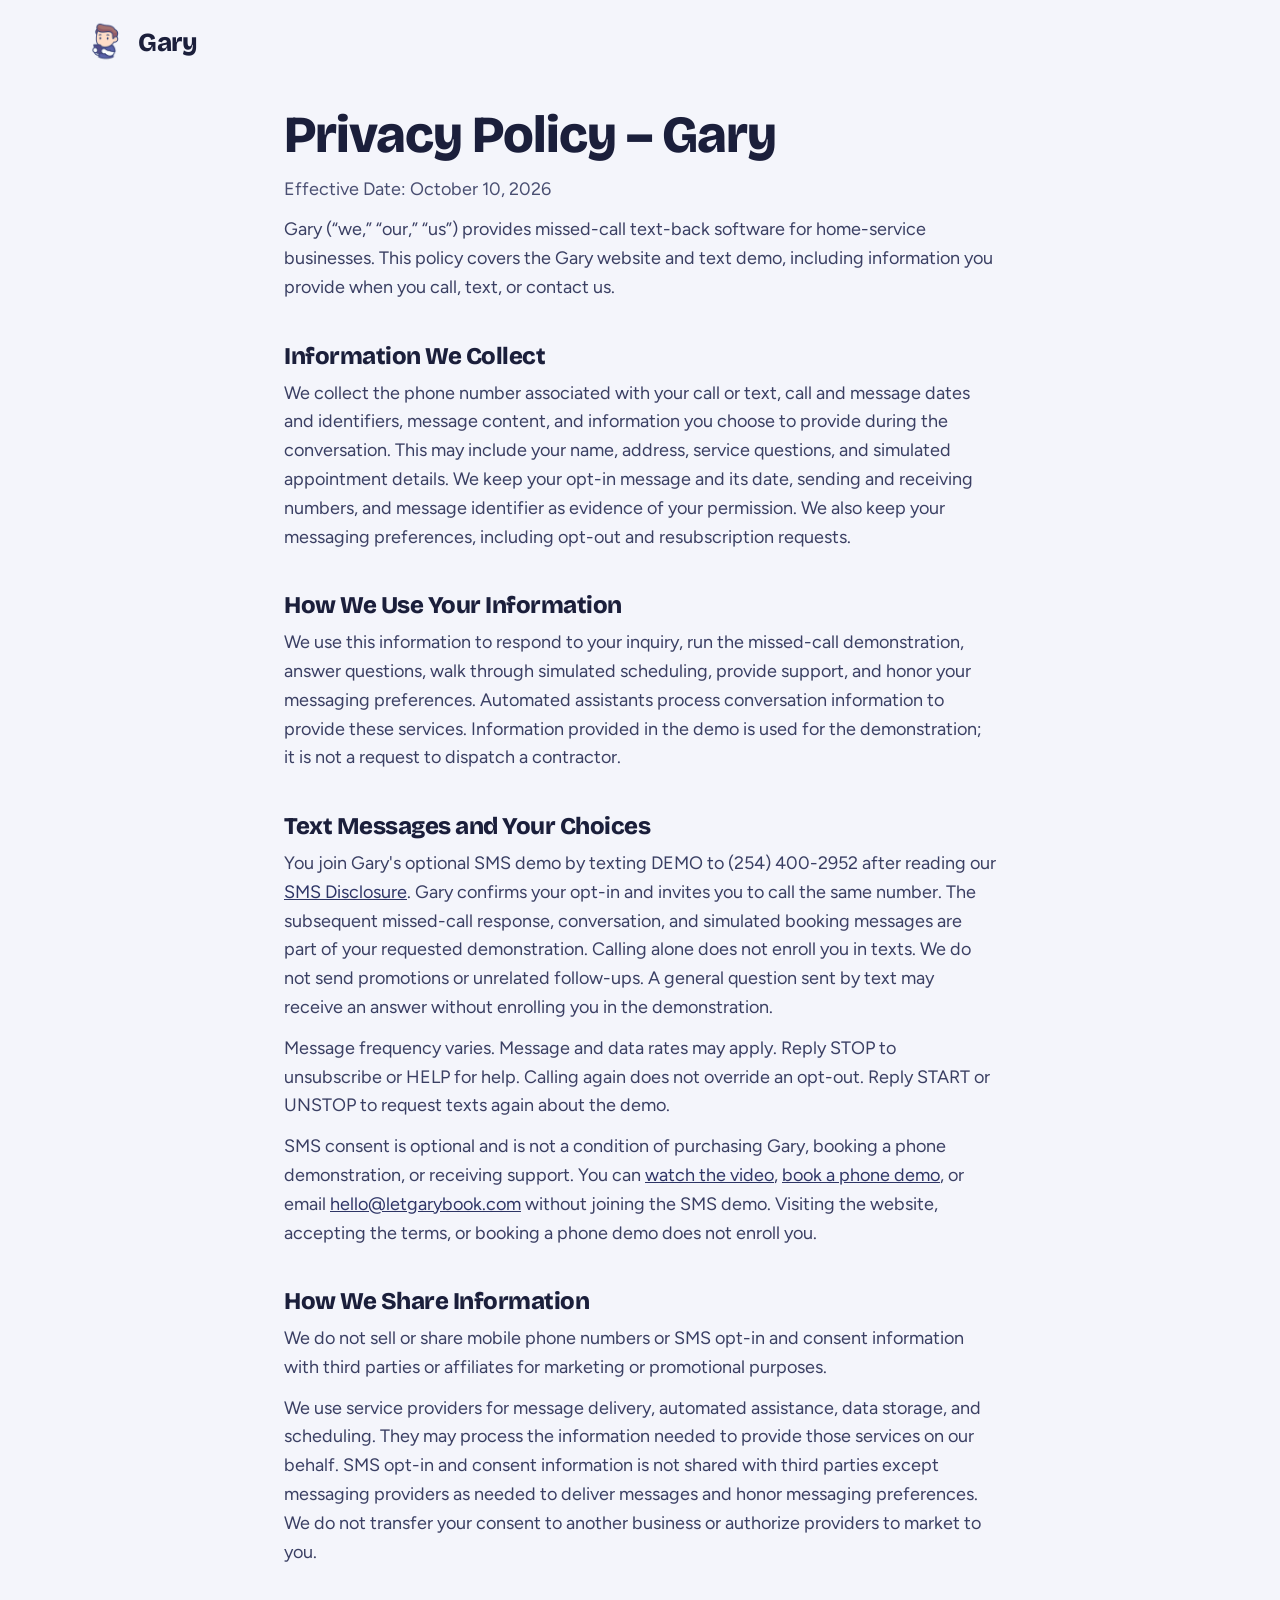
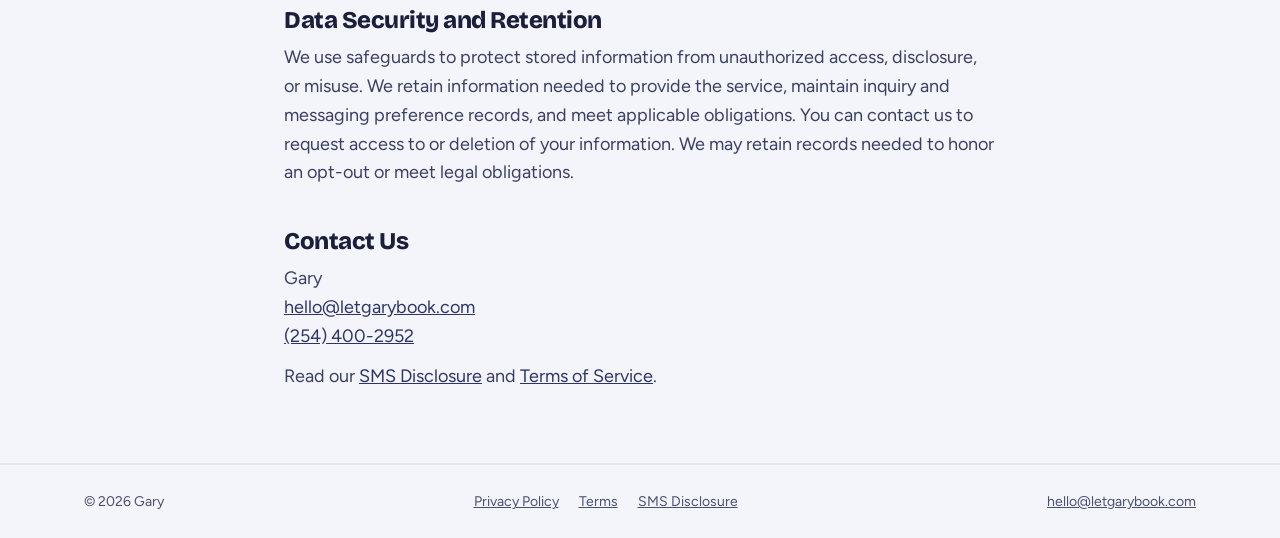
<file: privacy-policy/index.html>
<!doctype html>
<html lang="en">
<head>
<meta charset="utf-8">
<meta name="viewport" content="width=device-width, initial-scale=1">
<title>Privacy Policy – Gary</title>
<meta name="description" content="How Gary collects, uses, and protects your information, including text messages.">
<meta name="theme-color" content="#F4F5FB">

<link rel="canonical" href="https://letgarybook.com/privacy-policy/">

<link rel="icon" href="../favicon.ico" sizes="any">
<link rel="icon" type="image/png" sizes="32x32" href="../assets/favicon-32.png">
<link rel="apple-touch-icon" href="../assets/apple-touch-icon.png">

<link rel="preconnect" href="https://fonts.googleapis.com">
<link rel="preconnect" href="https://fonts.gstatic.com" crossorigin>
<link rel="preload" as="style" href="https://fonts.googleapis.com/css2?family=Bricolage+Grotesque:opsz,wght@12..96,600;12..96,800&amp;family=Figtree:wght@400;500;700&amp;display=swap" onload="this.onload=null;this.rel='stylesheet'">
<noscript><link rel="stylesheet" href="https://fonts.googleapis.com/css2?family=Bricolage+Grotesque:opsz,wght@12..96,600;12..96,800&amp;family=Figtree:wght@400;500;700&amp;display=swap"></noscript>
<link rel="stylesheet" href="../styles.css?v=2026-10-12">
</head>
<body>

<header class="container site-header">
  <a class="brand" href="../">
    <picture>
      <source srcset="../assets/gary-96.webp" type="image/webp">
      <img src="../assets/gary-96.png" alt="" width="44" height="44">
    </picture>
    <span class="brand-name">Gary</span>
  </a>
</header>

<main class="container legal">
  <h1 class="display-heading legal-title">Privacy Policy – Gary</h1>
  <p class="legal-date">Effective Date: October 10, 2026</p>

  <p>Gary (“we,” “our,” “us”) provides missed-call text-back software for home-service businesses. This policy covers the Gary website and text demo, including information you provide when you call, text, or contact us.</p>

  <h2>Information We Collect</h2>
  <p>We collect the phone number associated with your call or text, call and message dates and identifiers, message content, and information you choose to provide during the conversation. This may include your name, address, service questions, and simulated appointment details. We keep your opt-in message and its date, sending and receiving numbers, and message identifier as evidence of your permission. We also keep your messaging preferences, including opt-out and resubscription requests.</p>

  <h2>How We Use Your Information</h2>
  <p>We use this information to respond to your inquiry, run the missed-call demonstration, answer questions, walk through simulated scheduling, provide support, and honor your messaging preferences. Automated assistants process conversation information to provide these services. Information provided in the demo is used for the demonstration; it is not a request to dispatch a contractor.</p>

  <h2>Text Messages and Your Choices</h2>
  <p>You join Gary's optional SMS demo by texting DEMO to (254) 400-2952 after reading our <a href="../sms-disclosure/">SMS Disclosure</a>. Gary confirms your opt-in and invites you to call the same number. The subsequent missed-call response, conversation, and simulated booking messages are part of your requested demonstration. Calling alone does not enroll you in texts. We do not send promotions or unrelated follow-ups. A general question sent by text may receive an answer without enrolling you in the demonstration.</p>
  <p>Message frequency varies. Message and data rates may apply. Reply STOP to unsubscribe or HELP for help. Calling again does not override an opt-out. Reply START or UNSTOP to request texts again about the demo.</p>
  <p>SMS consent is optional and is not a condition of purchasing Gary, booking a phone demonstration, or receiving support. You can <a href="../#demo">watch the video</a>, <a href="https://cal.com/corey-mccoy/gary-demo">book a phone demo</a>, or email <a href="mailto:hello@letgarybook.com">hello@letgarybook.com</a> without joining the SMS demo. Visiting the website, accepting the terms, or booking a phone demo does not enroll you.</p>

  <h2>How We Share Information</h2>
  <p>We do not sell or share mobile phone numbers or SMS opt-in and consent information with third parties or affiliates for marketing or promotional purposes.</p>
  <p>We use service providers for message delivery, automated assistance, data storage, and scheduling. They may process the information needed to provide those services on our behalf. SMS opt-in and consent information is not shared with third parties except messaging providers as needed to deliver messages and honor messaging preferences. We do not transfer your consent to another business or authorize providers to market to you.</p>

  <h2>Data Security and Retention</h2>
  <p>We use safeguards to protect stored information from unauthorized access, disclosure, or misuse. We retain information needed to provide the service, maintain inquiry and messaging preference records, and meet applicable obligations. You can contact us to request access to or deletion of your information. We may retain records needed to honor an opt-out or meet legal obligations.</p>

  <h2>Contact Us</h2>
  <p>Gary<br>
  <a href="mailto:hello@letgarybook.com">hello@letgarybook.com</a><br>
  <a href="tel:+12544002952">(254) 400-2952</a></p>
  <p>Read our <a href="../sms-disclosure/">SMS Disclosure</a> and <a href="../terms-and-conditions/">Terms of Service</a>.</p>
</main>

<footer class="site-footer">
  <div class="container site-footer-inner">
    <span>© 2026 Gary</span>
    <nav class="footer-links" aria-label="Legal">
      <a href="../privacy-policy/">Privacy Policy</a>
      <a href="../terms-and-conditions/">Terms</a>
      <a href="../sms-disclosure/">SMS Disclosure</a>
    </nav>
    <a href="mailto:hello@letgarybook.com">hello@letgarybook.com</a>
  </div>
</footer>

</body>
</html>
</file>
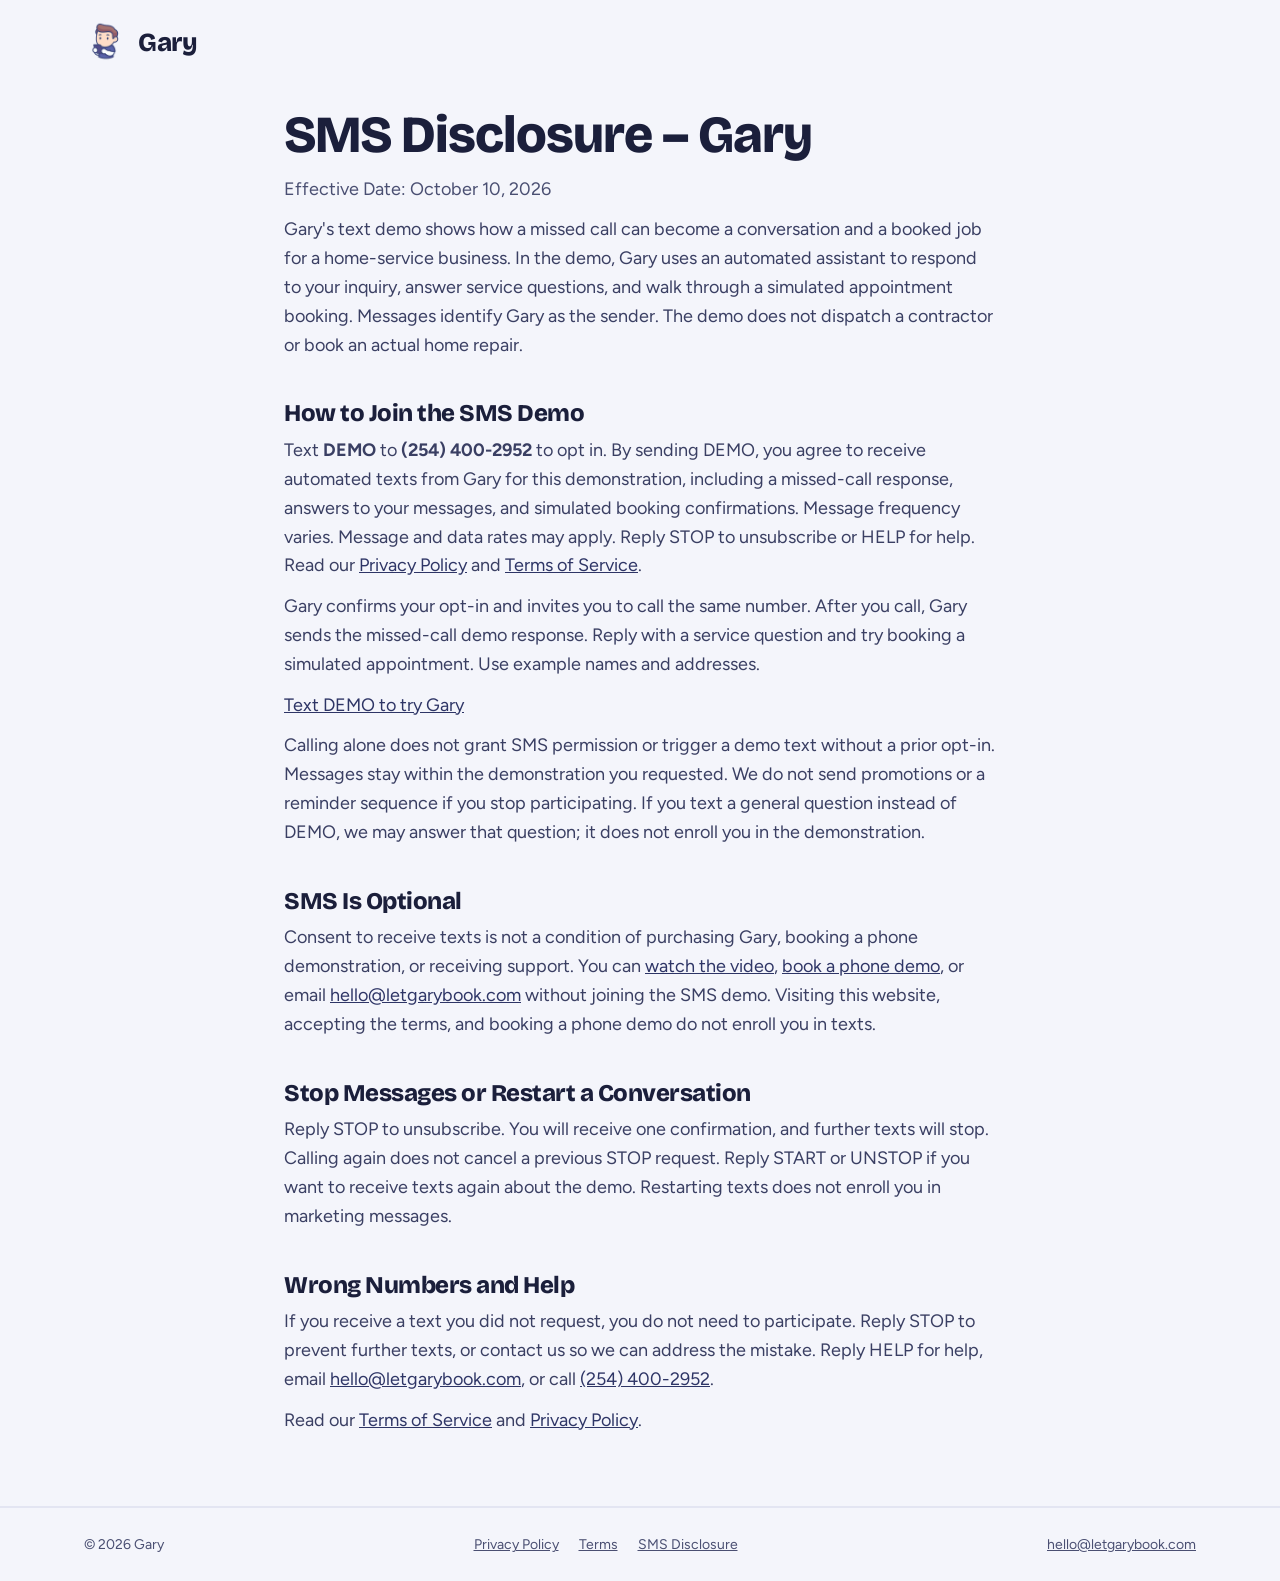
<file: sms-disclosure/index.html>
<!doctype html>
<html lang="en">
<head>
<meta charset="utf-8">
<meta name="viewport" content="width=device-width, initial-scale=1">
<title>SMS Disclosure – Gary</title>
<meta name="description" content="How to opt in to Gary's optional SMS demo, try a missed-call response, and manage your messaging preferences.">
<meta name="theme-color" content="#F4F5FB">

<link rel="canonical" href="https://letgarybook.com/sms-disclosure/">

<link rel="icon" href="../favicon.ico" sizes="any">
<link rel="icon" type="image/png" sizes="32x32" href="../assets/favicon-32.png">
<link rel="apple-touch-icon" href="../assets/apple-touch-icon.png">

<link rel="preconnect" href="https://fonts.googleapis.com">
<link rel="preconnect" href="https://fonts.gstatic.com" crossorigin>
<link rel="preload" as="style" href="https://fonts.googleapis.com/css2?family=Bricolage+Grotesque:opsz,wght@12..96,600;12..96,800&amp;family=Figtree:wght@400;500;700&amp;display=swap" onload="this.onload=null;this.rel='stylesheet'">
<noscript><link rel="stylesheet" href="https://fonts.googleapis.com/css2?family=Bricolage+Grotesque:opsz,wght@12..96,600;12..96,800&amp;family=Figtree:wght@400;500;700&amp;display=swap"></noscript>
<link rel="stylesheet" href="../styles.css?v=2026-10-12">
</head>
<body>

<header class="container site-header">
  <a class="brand" href="../">
    <picture>
      <source srcset="../assets/gary-96.webp" type="image/webp">
      <img src="../assets/gary-96.png" alt="" width="44" height="44">
    </picture>
    <span class="brand-name">Gary</span>
  </a>
</header>

<main class="container legal">
  <h1 class="display-heading legal-title">SMS Disclosure – Gary</h1>
  <p class="legal-date">Effective Date: October 10, 2026</p>

  <p>Gary's text demo shows how a missed call can become a conversation and a booked job for a home-service business. In the demo, Gary uses an automated assistant to respond to your inquiry, answer service questions, and walk through a simulated appointment booking. Messages identify Gary as the sender. The demo does not dispatch a contractor or book an actual home repair.</p>

  <h2>How to Join the SMS Demo</h2>
  <p>Text <strong>DEMO</strong> to <strong>(254) 400-2952</strong> to opt in. By sending DEMO, you agree to receive automated texts from Gary for this demonstration, including a missed-call response, answers to your messages, and simulated booking confirmations. Message frequency varies. Message and data rates may apply. Reply STOP to unsubscribe or HELP for help. Read our <a href="../privacy-policy/">Privacy Policy</a> and <a href="../terms-and-conditions/">Terms of Service</a>.</p>
  <p>Gary confirms your opt-in and invites you to call the same number. After you call, Gary sends the missed-call demo response. Reply with a service question and try booking a simulated appointment. Use example names and addresses.</p>
  <p><a href="sms:+12544002952?body=DEMO">Text DEMO to try Gary</a></p>
  <p>Calling alone does not grant SMS permission or trigger a demo text without a prior opt-in. Messages stay within the demonstration you requested. We do not send promotions or a reminder sequence if you stop participating. If you text a general question instead of DEMO, we may answer that question; it does not enroll you in the demonstration.</p>

  <h2>SMS Is Optional</h2>
  <p>Consent to receive texts is not a condition of purchasing Gary, booking a phone demonstration, or receiving support. You can <a href="../#demo">watch the video</a>, <a href="https://cal.com/corey-mccoy/gary-demo">book a phone demo</a>, or email <a href="mailto:hello@letgarybook.com">hello@letgarybook.com</a> without joining the SMS demo. Visiting this website, accepting the terms, and booking a phone demo do not enroll you in texts.</p>

  <h2>Stop Messages or Restart a Conversation</h2>
  <p>Reply STOP to unsubscribe. You will receive one confirmation, and further texts will stop. Calling again does not cancel a previous STOP request. Reply START or UNSTOP if you want to receive texts again about the demo. Restarting texts does not enroll you in marketing messages.</p>

  <h2>Wrong Numbers and Help</h2>
  <p>If you receive a text you did not request, you do not need to participate. Reply STOP to prevent further texts, or contact us so we can address the mistake. Reply HELP for help, email <a href="mailto:hello@letgarybook.com">hello@letgarybook.com</a>, or call <a href="tel:+12544002952">(254) 400-2952</a>.</p>
  <p>Read our <a href="../terms-and-conditions/">Terms of Service</a> and <a href="../privacy-policy/">Privacy Policy</a>.</p>
</main>

<footer class="site-footer">
  <div class="container site-footer-inner">
    <span>© 2026 Gary</span>
    <nav class="footer-links" aria-label="Legal">
      <a href="../privacy-policy/">Privacy Policy</a>
      <a href="../terms-and-conditions/">Terms</a>
      <a href="../sms-disclosure/">SMS Disclosure</a>
    </nav>
    <a href="mailto:hello@letgarybook.com">hello@letgarybook.com</a>
  </div>
</footer>

</body>
</html>
</file>
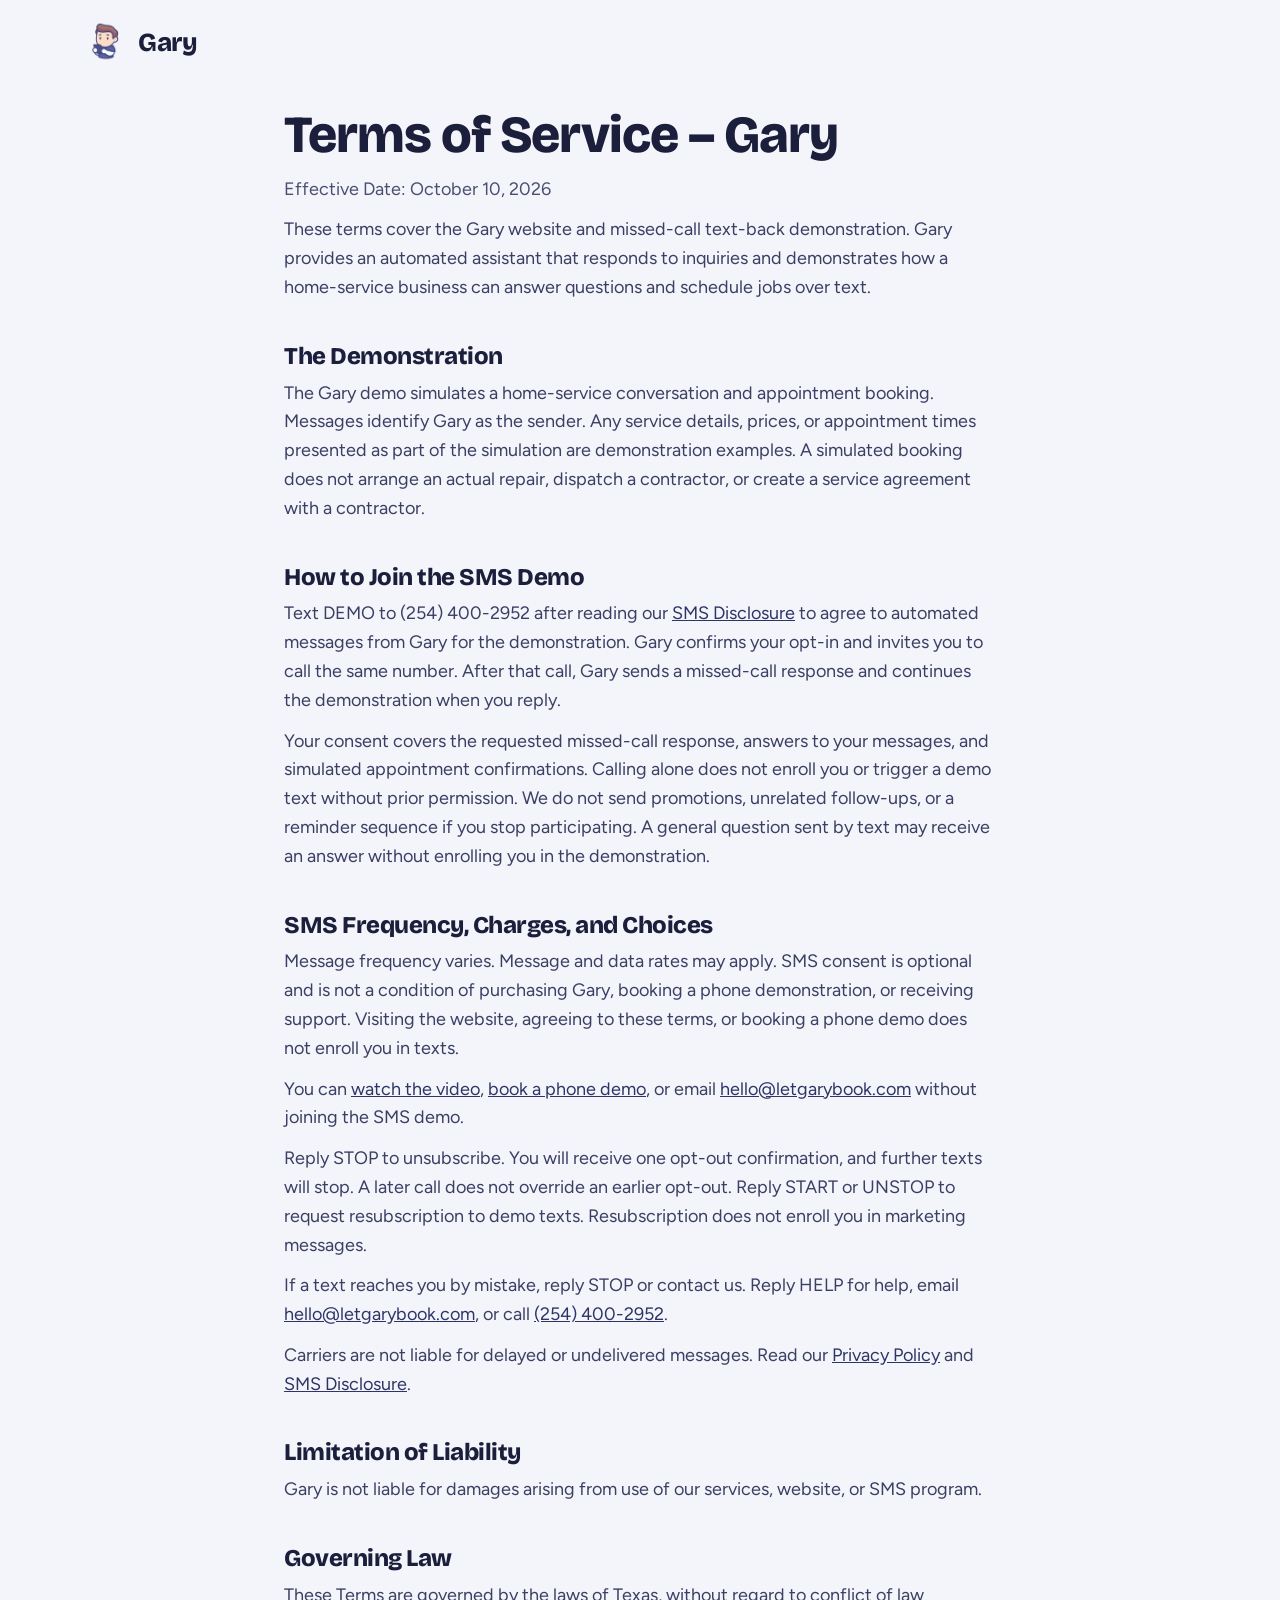
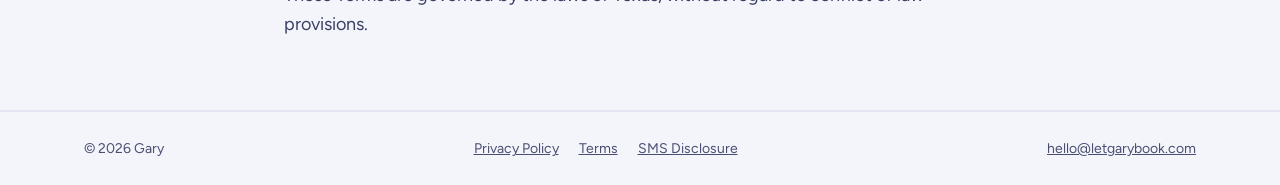
<file: terms-and-conditions/index.html>
<!doctype html>
<html lang="en">
<head>
<meta charset="utf-8">
<meta name="viewport" content="width=device-width, initial-scale=1">
<title>Terms of Service – Gary</title>
<meta name="description" content="Terms for calling, texting with, and using Gary, including the SMS program.">
<meta name="theme-color" content="#F4F5FB">

<link rel="canonical" href="https://letgarybook.com/terms-and-conditions/">

<link rel="icon" href="../favicon.ico" sizes="any">
<link rel="icon" type="image/png" sizes="32x32" href="../assets/favicon-32.png">
<link rel="apple-touch-icon" href="../assets/apple-touch-icon.png">

<link rel="preconnect" href="https://fonts.googleapis.com">
<link rel="preconnect" href="https://fonts.gstatic.com" crossorigin>
<link rel="preload" as="style" href="https://fonts.googleapis.com/css2?family=Bricolage+Grotesque:opsz,wght@12..96,600;12..96,800&amp;family=Figtree:wght@400;500;700&amp;display=swap" onload="this.onload=null;this.rel='stylesheet'">
<noscript><link rel="stylesheet" href="https://fonts.googleapis.com/css2?family=Bricolage+Grotesque:opsz,wght@12..96,600;12..96,800&amp;family=Figtree:wght@400;500;700&amp;display=swap"></noscript>
<link rel="stylesheet" href="../styles.css?v=2026-10-12">
</head>
<body>

<header class="container site-header">
  <a class="brand" href="../">
    <picture>
      <source srcset="../assets/gary-96.webp" type="image/webp">
      <img src="../assets/gary-96.png" alt="" width="44" height="44">
    </picture>
    <span class="brand-name">Gary</span>
  </a>
</header>

<main class="container legal">
  <h1 class="display-heading legal-title">Terms of Service – Gary</h1>
  <p class="legal-date">Effective Date: October 10, 2026</p>

  <p>These terms cover the Gary website and missed-call text-back demonstration. Gary provides an automated assistant that responds to inquiries and demonstrates how a home-service business can answer questions and schedule jobs over text.</p>

  <h2>The Demonstration</h2>
  <p>The Gary demo simulates a home-service conversation and appointment booking. Messages identify Gary as the sender. Any service details, prices, or appointment times presented as part of the simulation are demonstration examples. A simulated booking does not arrange an actual repair, dispatch a contractor, or create a service agreement with a contractor.</p>

  <h2>How to Join the SMS Demo</h2>
  <p>Text DEMO to (254) 400-2952 after reading our <a href="../sms-disclosure/">SMS Disclosure</a> to agree to automated messages from Gary for the demonstration. Gary confirms your opt-in and invites you to call the same number. After that call, Gary sends a missed-call response and continues the demonstration when you reply.</p>
  <p>Your consent covers the requested missed-call response, answers to your messages, and simulated appointment confirmations. Calling alone does not enroll you or trigger a demo text without prior permission. We do not send promotions, unrelated follow-ups, or a reminder sequence if you stop participating. A general question sent by text may receive an answer without enrolling you in the demonstration.</p>

  <h2>SMS Frequency, Charges, and Choices</h2>
  <p>Message frequency varies. Message and data rates may apply. SMS consent is optional and is not a condition of purchasing Gary, booking a phone demonstration, or receiving support. Visiting the website, agreeing to these terms, or booking a phone demo does not enroll you in texts.</p>
  <p>You can <a href="../#demo">watch the video</a>, <a href="https://cal.com/corey-mccoy/gary-demo">book a phone demo</a>, or email <a href="mailto:hello@letgarybook.com">hello@letgarybook.com</a> without joining the SMS demo.</p>
  <p>Reply STOP to unsubscribe. You will receive one opt-out confirmation, and further texts will stop. A later call does not override an earlier opt-out. Reply START or UNSTOP to request resubscription to demo texts. Resubscription does not enroll you in marketing messages.</p>
  <p>If a text reaches you by mistake, reply STOP or contact us. Reply HELP for help, email <a href="mailto:hello@letgarybook.com">hello@letgarybook.com</a>, or call <a href="tel:+12544002952">(254) 400-2952</a>.</p>
  <p>Carriers are not liable for delayed or undelivered messages. Read our <a href="../privacy-policy/">Privacy Policy</a> and <a href="../sms-disclosure/">SMS Disclosure</a>.</p>

  <h2>Limitation of Liability</h2>
  <p>Gary is not liable for damages arising from use of our services, website, or SMS program.</p>

  <h2>Governing Law</h2>
  <p>These Terms are governed by the laws of Texas, without regard to conflict of law provisions.</p>
</main>

<footer class="site-footer">
  <div class="container site-footer-inner">
    <span>© 2026 Gary</span>
    <nav class="footer-links" aria-label="Legal">
      <a href="../privacy-policy/">Privacy Policy</a>
      <a href="../terms-and-conditions/">Terms</a>
      <a href="../sms-disclosure/">SMS Disclosure</a>
    </nav>
    <a href="mailto:hello@letgarybook.com">hello@letgarybook.com</a>
  </div>
</footer>

</body>
</html>
</file>
<file: styles.css>
/* Gary landing page */

:root {
  /* Brand tokens */
  --ink: #1B1F3B;
  --navy: #2E3566;
  --body-text: #3A3F63;
  --muted: #4A4F72;
  --ground: #F4F5FB;
  --line: #E3E5F2;
  --accent: #F5C451;

  /* Supporting colors from the approved design */
  --white: #FFFFFF;
  --link-hover: #151A3D;
  --bubble: #EEF0FA;
  --on-ink-border: #4A5290;
  --on-ink-text: #D6D9EE;
  --on-ink-muted: #A9AED0;

  --font-display: 'Bricolage Grotesque', sans-serif;
  --font-body: 'Figtree', system-ui, sans-serif;

  --page-width: 1160px;
  --gutter: 24px;
}

*,
*::before,
*::after {
  box-sizing: border-box;
}

html {
  scroll-behavior: smooth;
}

@media (prefers-reduced-motion: reduce) {
  html {
    scroll-behavior: auto;
  }
}

body {
  margin: 0;
  background: var(--ground);
  color: var(--ink);
  font-family: var(--font-body);
}

img {
  display: block;
}

a {
  color: var(--navy);
}

a:hover {
  color: var(--link-hover);
}

h1,
h2,
h3,
p {
  margin: 0;
}

/* Hidden on screen, still read by screen readers */
.visually-hidden {
  position: absolute;
  width: 1px;
  height: 1px;
  margin: -1px;
  padding: 0;
  overflow: hidden;
  clip: rect(0 0 0 0);
  white-space: nowrap;
  border: 0;
}

.container {
  max-width: var(--page-width);
  margin: 0 auto;
  padding-left: var(--gutter);
  padding-right: var(--gutter);
}

.display-heading {
  font-family: var(--font-display);
  font-weight: 800;
  line-height: 1.05;
  letter-spacing: -1px;
}

.section-heading {
  font-size: clamp(34px, 4.4vw, 52px);
}

.section-heading--small {
  font-size: clamp(30px, 3.6vw, 44px);
}

/* Buttons */

.button {
  display: inline-flex;
  align-items: center;
  border-radius: 999px;
  font-weight: 700;
  text-decoration: none;
}

.button--dark {
  background: var(--ink);
  color: var(--white);
}

.button--dark:hover {
  color: var(--white);
}

.button--outline {
  border: 2px solid var(--ink);
  color: var(--ink);
}

.button--outline:hover {
  color: var(--ink);
}

.button--nav {
  min-height: 44px;
  padding: 0 20px;
}

.button--hero {
  min-height: 52px;
  padding: 0 28px;
  font-size: 17px;
}

.button--hero.button--outline {
  padding: 0 24px;
}

.button--cta {
  min-height: 56px;
  padding: 0 36px;
  font-size: 18px;
}

.pill {
  display: inline-flex;
  align-items: center;
  gap: 8px;
  border-radius: 999px;
  background: var(--accent);
  color: var(--ink);
  font-weight: 700;
}

/* Header */

.site-header {
  display: flex;
  flex-wrap: wrap;
  gap: 16px 24px;
  align-items: center;
  padding-top: 20px;
  padding-bottom: 20px;
}

.brand {
  display: flex;
  align-items: center;
  gap: 10px;
  margin-right: auto;
  color: var(--ink);
  text-decoration: none;
}

.brand:hover {
  color: var(--ink);
}

.brand img {
  width: 44px;
  height: 44px;
  object-fit: contain;
}

.brand-name {
  font-family: var(--font-display);
  font-weight: 800;
  font-size: 26px;
  letter-spacing: -0.5px;
}

.site-nav {
  display: flex;
  flex-wrap: wrap;
  align-items: center;
  gap: 24px;
  font-size: 16px;
  font-weight: 500;
}

.site-nav a {
  text-decoration: none;
}

.site-header .button--nav {
  font-size: 16px;
}

/* Phones: only the logo and "Hire Gary" show in the header. The hero's
   "See how it works" button covers the first link. */
@media (max-width: 639px) {
  .site-nav {
    display: none;
  }
}

/* Hero */

.hero {
  display: flex;
  flex-wrap: wrap;
  gap: 48px;
  align-items: flex-start;
  padding-top: 48px;
  padding-bottom: 72px;
}

.hero-copy {
  flex: 999 1 520px;
  min-width: 0;
  display: flex;
  flex-direction: column;
  gap: 24px;
}

.hero-copy .pill {
  align-self: flex-start;
  padding: 8px 14px;
  font-size: 14px;
}

.hero-title {
  font-family: var(--font-display);
  font-weight: 800;
  font-size: clamp(44px, 6vw, 76px);
  line-height: 1;
  letter-spacing: -2px;
}

.hero-lede {
  max-width: 560px;
  font-size: 20px;
  line-height: 1.5;
  color: var(--body-text);
}

.hero-actions {
  display: flex;
  flex-wrap: wrap;
  gap: 12px;
  align-items: center;
}

/* When the copy sits beside the video, drop it down so it
   doesn't start right under the header. They sit side by side from 986px of page width;
   1010px leaves room for a scrollbar. Below that, the video sits under the copy. */
@media (min-width: 1010px) {
  .hero-copy {
    margin-top: 80px;
  }
}

/* Phones: the two hero buttons share one row and split it evenly.
   On the narrowest phones they wrap and stack at full width. */
@media (max-width: 559px) {
  .hero-actions {
    gap: 10px;
  }

  .hero-actions .button--hero {
    flex: 1 1 auto;
    justify-content: center;
    min-height: 48px;
    padding: 0 16px;
    font-size: 15px;
  }
}

.hero-note {
  font-size: 15px;
  color: var(--muted);
}

/* Hero video */

.hero-video-wrap {
  flex: 1 1 370px;
  min-width: 0;
  display: flex;
  flex-direction: column;
  align-items: center;
  gap: 20px;
}

.hero-video-frame {
  position: relative;
  width: 100%;
  max-width: 370px;
  aspect-ratio: 9 / 16;
  overflow: hidden;
  background: var(--ink);
  border: 3px solid var(--navy);
  border-radius: 28px;
  box-shadow: 0 24px 60px rgba(46, 53, 102, 0.18);
}

.hero-video {
  display: block;
  width: 100%;
  height: 100%;
  object-fit: cover;
}

.hero-video-sound {
  position: absolute;
  right: 14px;
  bottom: 14px;
  width: 48px;
  height: 48px;
  display: flex;
  align-items: center;
  justify-content: center;
  border: none;
  border-radius: 50%;
  background: rgba(27, 31, 59, 0.75);
  cursor: pointer;
}

.hero-video-sound[hidden] {
  display: none;
}

.hero-video-sound:focus-visible {
  outline: 3px solid var(--accent);
  outline-offset: 3px;
}

.hero-video-sound-on,
.hero-video-sound[aria-pressed="true"] .hero-video-sound-off {
  display: none;
}

.hero-video-sound[aria-pressed="true"] .hero-video-sound-on {
  display: block;
}

/* Problem */

.problem {
  background: var(--ink);
  color: var(--white);
}

.problem-intro {
  display: flex;
  flex-wrap: wrap;
  gap: 48px;
  align-items: flex-start;
  padding-top: 88px;
  padding-bottom: 56px;
}

.problem-headline {
  flex: 1 1 420px;
  min-width: 0;
  display: flex;
  flex-direction: column;
  gap: 20px;
}

.calculator {
  background: var(--white);
  border-top: 2px solid var(--line);
  border-bottom: 2px solid var(--line);
}

.job-value {
  display: flex;
  flex-direction: column;
  gap: 28px;
  padding-top: 72px;
  padding-bottom: 72px;
}

.job-value-inputs {
  display: grid;
  grid-template-columns: repeat(auto-fit, minmax(min(300px, 100%), 1fr));
  gap: 28px 48px;
}

.job-value-field {
  display: flex;
  flex-direction: column;
  gap: 10px;
}

.job-value-label {
  display: flex;
  flex-wrap: wrap;
  gap: 4px 16px;
  align-items: baseline;
  justify-content: space-between;
}

.job-value label {
  font-size: 17px;
  font-weight: 700;
  color: var(--ink);
}

.job-value output {
  font-family: var(--font-display);
  font-weight: 800;
  font-size: 24px;
  color: var(--navy);
}

.job-value input {
  width: 100%;
  height: 44px;
  margin: 0;
  accent-color: var(--navy);
  cursor: pointer;
}

.job-value input:focus-visible {
  outline: 3px solid var(--navy);
  outline-offset: 2px;
}

.job-value-result {
  max-width: 760px;
  font-size: 22px;
  font-weight: 700;
  line-height: 1.4;
  color: var(--ink);
}

.job-value-result strong {
  padding: 0 6px;
  border-radius: 6px;
  background: var(--accent);
}

.job-tags {
  display: flex;
  flex-wrap: wrap;
  gap: 10px;
  margin: 0;
  padding: 0;
  list-style: none;
}

.job-tags li {
  padding: 8px 14px;
  border-radius: 999px;
  border: 1.5px solid var(--on-ink-border);
  font-size: 15px;
  color: var(--white);
}

.problem-story {
  flex: 1 1 420px;
  min-width: 0;
  display: flex;
  flex-direction: column;
  gap: 18px;
  font-size: 19px;
  line-height: 1.6;
  color: var(--on-ink-text);
}

.problem-story .emphasis {
  color: var(--white);
  font-weight: 700;
}

.problem-stats {
  display: flex;
  flex-direction: column;
  gap: 20px;
  padding-bottom: 88px;
}

.stat-grid {
  display: grid;
  grid-template-columns: repeat(auto-fit, minmax(min(260px, 100%), 1fr));
  gap: 20px;
}

.stat {
  display: flex;
  flex-direction: column;
  gap: 8px;
  padding-top: 20px;
  border-top: 3px solid var(--accent);
}

.stat-value {
  font-family: var(--font-display);
  font-weight: 800;
  font-size: 64px;
  line-height: 1;
  color: var(--accent);
}

.stat-label {
  font-size: 17px;
  line-height: 1.5;
  color: var(--on-ink-text);
}

.sources {
  font-size: 13px;
  line-height: 1.5;
  color: var(--on-ink-muted);
}

/* How it works */

.how {
  display: flex;
  flex-direction: column;
  gap: 48px;
  padding-top: 96px;
  padding-bottom: 96px;
}

.how .section-heading {
  max-width: 720px;
}

.step-grid {
  display: grid;
  grid-template-columns: repeat(auto-fit, minmax(min(260px, 100%), 1fr));
  gap: 24px;
  margin: 0;
  padding: 0;
  list-style: none;
}

.step {
  display: flex;
  flex-direction: column;
  gap: 14px;
  padding: 32px;
  background: var(--white);
  border: 2px solid var(--navy);
  border-radius: 24px;
}

.step-number {
  font-family: var(--font-display);
  font-weight: 800;
  font-size: 48px;
  line-height: 1;
  color: var(--navy);
}

.step-title {
  font-size: 22px;
  font-weight: 700;
}

.step-text {
  font-size: 17px;
  line-height: 1.55;
  color: var(--body-text);
}

/* Handoff */

.handoff {
  padding-top: 96px;
  padding-bottom: 96px;
}

.handoff-card {
  display: flex;
  flex-wrap: wrap;
  gap: 40px;
  align-items: center;
  padding: 56px 40px;
  background: var(--accent);
  border-radius: 32px;
}

.handoff-card img {
  flex: 0 0 auto;
  width: 200px;
  height: 200px;
  object-fit: contain;
}

.handoff-copy {
  flex: 999 1 420px;
  min-width: 0;
  display: flex;
  flex-direction: column;
  gap: 16px;
}

.handoff-copy p {
  font-size: 19px;
  line-height: 1.55;
  color: var(--ink);
}

@media (max-width: 559px) {
  .handoff-card {
    gap: 28px;
    padding: 40px 24px;
  }
}

/* Features */

.features {
  background: var(--white);
  border-top: 2px solid var(--line);
  border-bottom: 2px solid var(--line);
}

.features-inner {
  display: flex;
  flex-direction: column;
  gap: 40px;
  padding-top: 88px;
  padding-bottom: 88px;
}

.feature-grid {
  display: grid;
  grid-template-columns: repeat(auto-fit, minmax(min(300px, 100%), 1fr));
  gap: 28px 40px;
  margin: 0;
  padding: 0;
  list-style: none;
}

.feature {
  display: flex;
  gap: 14px;
  align-items: flex-start;
}

.feature svg {
  flex: 0 0 auto;
}

.feature-text {
  display: flex;
  flex-direction: column;
  gap: 4px;
}

.feature-title {
  font-weight: 700;
  font-size: 18px;
}

.feature-detail {
  font-size: 16px;
  line-height: 1.5;
  color: var(--body-text);
}

/* Final call to action */

.cta {
  display: flex;
  flex-direction: column;
  align-items: center;
  gap: 24px;
  padding-top: 104px;
  padding-bottom: 104px;
  text-align: center;
}

.cta-title {
  max-width: 820px;
  font-size: clamp(36px, 5vw, 60px);
  line-height: 1.02;
  letter-spacing: -1.5px;
}

.cta p {
  max-width: 600px;
  font-size: 20px;
  line-height: 1.5;
  color: var(--body-text);
}

/* Phones: tighter spacing for the whole home page. The desktop spacing above
   leaves too much empty space on a small screen, so every section gets less
   room above and below, and the hero's intro text is a little smaller. */
@media (max-width: 559px) {
  .hero {
    gap: 40px;
    padding-top: 24px;
    padding-bottom: 56px;
  }

  .hero-lede {
    font-size: 18px;
  }

  .job-value {
    padding-top: 48px;
    padding-bottom: 48px;
  }

  .how {
    padding-top: 64px;
    padding-bottom: 64px;
  }

  .problem-intro {
    gap: 32px;
    padding-top: 64px;
    padding-bottom: 40px;
  }

  .problem-stats {
    padding-bottom: 64px;
  }

  .handoff {
    padding-top: 64px;
    padding-bottom: 64px;
  }

  .handoff-card img {
    width: 140px;
    height: 140px;
  }

  .handoff-copy p {
    font-size: 17px;
  }

  .features-inner {
    gap: 32px;
    padding-top: 64px;
    padding-bottom: 64px;
  }

  .cta {
    padding-top: 72px;
    padding-bottom: 72px;
  }
}

/* Footer */

.site-footer {
  border-top: 2px solid var(--line);
}

.site-footer-inner {
  display: flex;
  flex-wrap: wrap;
  gap: 12px;
  justify-content: space-between;
  padding-top: 28px;
  padding-bottom: 28px;
  font-size: 14px;
  color: var(--muted);
}

.site-footer a {
  color: inherit;
}

/* Footer legal links */

.footer-links {
  display: flex;
  flex-wrap: wrap;
  gap: 8px 20px;
}

/* Legal pages: privacy, terms, SMS program */

.legal {
  max-width: 760px;
  padding-top: 24px;
  padding-bottom: 72px;
  font-size: 18px;
  line-height: 1.6;
  color: var(--body-text);
}

.legal-title {
  font-size: clamp(34px, 4.4vw, 52px);
  color: var(--ink);
}

.legal-date {
  margin-top: 12px;
  color: var(--muted);
}

/* Pages with no date, like the SMS disclosure, start their text right after the title */
.legal-title + p {
  margin-top: 12px;
}

.legal h2 {
  margin-top: 40px;
  margin-bottom: 8px;
  font-family: var(--font-display);
  font-weight: 800;
  font-size: 24px;
  line-height: 1.2;
  letter-spacing: -0.5px;
  color: var(--ink);
}

.legal p + p,
.legal p + ul {
  margin-top: 12px;
}

.legal ul {
  margin: 0;
  padding-left: 22px;
}

.legal li + li {
  margin-top: 6px;
}

.legal blockquote {
  margin: 12px 0;
  padding: 16px 20px;
  border-radius: 16px;
  background: var(--bubble);
  color: var(--ink);
}

.legal a {
  overflow-wrap: anywhere;
}

.text-demo a {
  white-space: nowrap;
}

.text-demo {
  text-align: center;
  text-wrap: balance;
  font-size: 18px;
  line-height: 1.5;
  color: var(--body-text);
}
</file>
<file: gary-demo/styles.css>
:root {
  --ink: #14211c;
  --muted: #3e4c45;
  --forest: #12382c;
  --forest-deep: #0c241c;
  --forest-mid: #1c4d3c;
  --copper: #a34122;
  --copper-dark: #8a351c;
  --sand: #f5f3ee;
  --white: #ffffff;
  --line: #e4dfd6;
  --gold: #a68445;
  --gold-soft: #e0b15a;
  --wrap: 1200px;
  --header-h: 80px;
  --sans: "Manrope", "Avenir Next", "Segoe UI", Helvetica, sans-serif;
  --display: "Bricolage Grotesque", "Avenir Next", "Segoe UI", Helvetica, sans-serif;
  color-scheme: light;
}

*,
*::before,
*::after {
  box-sizing: border-box;
}

[hidden] {
  display: none !important;
}

html {
  scroll-behavior: smooth;
  scroll-padding-top: calc(var(--header-h) + 16px);
}

body {
  margin: 0;
  background: var(--white);
  color: var(--ink);
  font-family: var(--sans);
  font-size: 16px;
  line-height: 1.6;
  overflow-x: clip;
}

body.nav-open {
  overflow: hidden;
}

img {
  max-width: 100%;
  height: auto;
}

h1,
h2,
h3 {
  font-family: var(--display);
  font-weight: 600;
  letter-spacing: -0.03em;
  text-wrap: balance;
  line-height: 1.12;
}

p {
  text-wrap: pretty;
}

a {
  color: var(--forest-mid);
  text-underline-offset: 0.18em;
}

a:hover {
  color: var(--copper);
}

:focus-visible {
  outline: 3px solid var(--copper);
  outline-offset: 3px;
}

::selection {
  background: #dce8e1;
  color: var(--ink);
}

.skip {
  position: absolute;
  left: 16px;
  top: -64px;
  z-index: 80;
  background: var(--white);
  color: var(--ink);
  padding: 8px 16px;
  border-radius: 8px;
}

.skip:focus {
  top: 8px;
}

.visually-hidden {
  position: absolute;
  width: 1px;
  height: 1px;
  padding: 0;
  margin: -1px;
  overflow: hidden;
  clip: rect(0, 0, 0, 0);
  white-space: nowrap;
  border: 0;
}

.wrap {
  width: min(var(--wrap), calc(100% - 48px));
  margin-inline: auto;
}

.kicker {
  margin: 0;
  font-size: 14px;
  font-weight: 700;
  letter-spacing: 0.14em;
  text-transform: uppercase;
  color: var(--forest-mid);
}

h1 {
  margin: 16px 0 24px;
  font-size: clamp(40px, 5vw, 68px);
  line-height: 1.05;
  letter-spacing: -0.035em;
}

h1 em {
  font-style: normal;
  font-weight: 600;
  color: var(--gold-soft);
}

h2 {
  margin: 8px 0 16px;
  font-size: clamp(32px, 4vw, 48px);
}

h3 {
  margin: 0 0 12px;
  font-size: 24px;
  line-height: 1.25;
}

.lede {
  margin: 0;
  max-width: 42rem;
  color: var(--muted);
  font-size: 18px;
  line-height: 1.6;
}

.fine {
  color: var(--muted);
  font-size: 15px;
  line-height: 1.5;
}

.later-head {
  margin-top: 48px;
  font-family: var(--display);
  font-weight: 600;
  letter-spacing: -0.02em;
}

.section {
  padding: 112px 0;
}

.section-alt {
  background: var(--sand);
}

.section-head {
  max-width: 46rem;
  margin-bottom: 48px;
}

.section-invert {
  background: var(--forest-deep);
  color: #f4f1ea;
}

.section-invert .kicker {
  color: var(--gold-soft);
}

.section-invert .lede,
.section-invert .checklist {
  color: rgba(244, 241, 234, 0.88);
}

.flag {
  display: inline-block;
  margin: 0 0 16px;
  padding: 8px 12px;
  border-radius: 999px;
  background: #f8e6dc;
  color: #7c2a0e;
  font-size: 13px;
  font-weight: 700;
  letter-spacing: 0.08em;
  text-transform: uppercase;
}

.btn {
  display: inline-flex;
  align-items: center;
  justify-content: center;
  gap: 8px;
  min-height: 48px;
  padding: 12px 24px;
  border-radius: 8px;
  border: 1.5px solid transparent;
  background: transparent;
  color: var(--ink);
  font: inherit;
  font-size: 16px;
  font-weight: 700;
  line-height: 1.2;
  text-decoration: none;
  cursor: pointer;
  transition: background 0.15s ease, color 0.15s ease, border-color 0.15s ease;
}

.btn-primary {
  background: var(--copper);
  border-color: var(--copper);
  color: var(--white);
}

.btn-primary:hover {
  background: var(--copper-dark);
  border-color: var(--copper-dark);
  color: var(--white);
}

.btn-ghost {
  background: transparent;
  color: var(--forest);
  border-color: var(--forest);
}

.btn-ghost:hover {
  background: var(--forest);
  color: var(--white);
}

.btn-light {
  background: var(--white);
  border-color: var(--white);
  color: var(--forest);
}

.btn-light:hover {
  background: #f4f1ea;
  border-color: #f4f1ea;
  color: var(--forest-deep);
}

.btn-light-ghost {
  background: transparent;
  color: var(--white);
  border-color: rgba(255, 255, 255, 0.7);
}

.btn-light-ghost:hover {
  background: rgba(255, 255, 255, 0.1);
  color: var(--white);
}

button {
  font: inherit;
}

.cta-row {
  display: flex;
  flex-wrap: wrap;
  gap: 16px;
  margin: 32px 0 0;
}

.site-header {
  position: sticky;
  top: 0;
  z-index: 50;
  height: var(--header-h);
  background: #ffffff;
  border-bottom: 1px solid var(--line);
  box-shadow: 0 8px 24px rgba(18, 33, 28, 0.04);
}

.bar {
  display: flex;
  align-items: center;
  gap: 16px;
  height: 100%;
  flex-wrap: nowrap;
}

.brand {
  display: flex;
  align-items: center;
  gap: 12px;
  order: 1;
  color: inherit;
  text-decoration: none;
  min-width: 0;
}

.brand:hover {
  color: inherit;
}

.brand svg {
  width: 40px;
  height: 40px;
  flex: none;
}

.brand-name {
  display: block;
  font-family: var(--display);
  font-size: 22px;
  font-weight: 600;
  letter-spacing: -0.03em;
  line-height: 1;
}

.brand-sub {
  display: block;
  margin-top: 4px;
  font-size: 11px;
  font-weight: 700;
  letter-spacing: 0.16em;
  text-transform: uppercase;
  color: var(--muted);
}

#site-nav {
  display: flex;
  align-items: center;
  order: 2;
  gap: 8px 24px;
  margin-left: auto;
}

#site-nav a {
  color: var(--ink);
  text-decoration: none;
  font-weight: 600;
  font-size: 16px;
  line-height: 1.2;
  padding: 8px 0;
  border-bottom: 2px solid transparent;
}

#site-nav a:hover,
#site-nav a[aria-current="true"] {
  color: var(--forest);
  border-bottom-color: var(--copper);
}

.call {
  display: inline-flex;
  align-items: center;
  gap: 8px;
  min-height: 48px;
  padding: 8px 16px;
  border-radius: 8px;
  background: var(--copper);
  color: var(--white);
  text-decoration: none;
  font-weight: 700;
  order: 3;
  margin-left: 16px;
  font-size: 16px;
  line-height: 1.2;
  white-space: nowrap;
  flex: none;
}

.call:hover {
  background: var(--copper-dark);
  color: var(--white);
}

.call svg {
  width: 16px;
  height: 16px;
}

.call-full {
  display: none;
}

.nav-toggle {
  display: none;
  order: 4;
  align-items: center;
  justify-content: center;
  min-height: 48px;
  padding: 8px 16px;
  border-radius: 8px;
  border: 1.5px solid var(--forest);
  background: var(--white);
  color: var(--forest);
  font-weight: 700;
  font-size: 16px;
  cursor: pointer;
  flex: none;
}

.nav-toggle .menu-close {
  display: none;
}

.nav-toggle[aria-expanded="true"] .menu-open {
  display: none;
}

.nav-toggle[aria-expanded="true"] .menu-close {
  display: inline;
}

.hero {
  position: relative;
  isolation: isolate;
  padding: 128px 0 128px;
  color: var(--white);
  background: var(--forest-deep);
  min-height: 680px;
  display: flex;
  align-items: center;
}

.hero-grid {
  display: block;
}

.hero-grid > div {
  position: relative;
  z-index: 1;
  max-width: 640px;
}

.hero .kicker {
  color: var(--gold-soft);
}

.hero h1,
.hero .hero-points {
  color: var(--white);
}

.hero .lede {
  color: rgba(255, 255, 255, 0.9);
}

.hero .fine {
  display: block;
  margin: 16px 0 0;
  max-width: 38rem;
  color: rgba(255, 255, 255, 0.78);
}

.hero .btn-ghost {
  color: var(--white);
  border-color: rgba(255, 255, 255, 0.78);
}

.hero .btn-ghost:hover {
  background: var(--white);
  color: var(--forest);
}

.hero-points {
  list-style: none;
  padding: 0;
  margin: 32px 0 0;
  display: grid;
  gap: 12px;
}

.hero-points li {
  padding-left: 16px;
  border-left: 3px solid var(--gold-soft);
}

.hero-frame {
  position: absolute;
  inset: 0;
  z-index: -1;
  margin: 0;
  overflow: hidden;
}

.hero-frame img {
  width: 100%;
  height: 100%;
  object-fit: cover;
  object-position: 62% 32%;
  display: block;
}

.hero-frame::after {
  content: "";
  position: absolute;
  inset: 0;
  background:
    linear-gradient(180deg, rgba(8, 22, 16, 0.15) 0%, rgba(8, 22, 16, 0) 28%, rgba(8, 22, 16, 0.72) 100%),
    linear-gradient(90deg, rgba(8, 22, 16, 0.92) 0%, rgba(8, 22, 16, 0.84) 38%, rgba(8, 22, 16, 0.46) 68%, rgba(8, 22, 16, 0.28) 100%);
}

.hero-frame figcaption {
  position: absolute;
  z-index: 1;
  left: 0;
  right: 0;
  bottom: 0;
  margin: 0;
  padding: 24px max(24px, calc((100% - var(--wrap)) / 2)) 24px;
  color: rgba(255, 255, 255, 0.82);
  font-size: 14px;
  line-height: 1.5;
}

.trust {
  background: var(--sand);
  border-bottom: 1px solid var(--line);
  padding: 48px 0;
}

.trust-list {
  list-style: none;
  padding: 0;
  margin: 0;
  display: grid;
  gap: 32px;
}

.trust-list li {
  display: flex;
  align-items: flex-start;
  gap: 16px;
}

.trust-list li > span:last-child {
  display: grid;
  gap: 4px;
}

.trust-list strong {
  font-size: 16px;
  font-weight: 700;
  line-height: 1.3;
}

.trust-list li > span > span {
  color: var(--muted);
  font-size: 15px;
  line-height: 1.5;
}

.badge-icon,
.icon {
  width: 48px;
  height: 48px;
  border-radius: 12px;
  display: grid;
  place-items: center;
  flex: none;
  background: #e7f0eb;
  color: var(--forest);
}

.badge-icon svg,
.icon svg {
  width: 24px;
  height: 24px;
}

.icon {
  margin-bottom: 24px;
}

.cards,
.finance-grid,
.reviews,
.policy-grid,
.towns,
.emergency-grid {
  display: grid;
  gap: 24px;
}

.card,
.finance-card,
.emergency-card,
.policy-card,
.towns li,
.review {
  background: var(--white);
  border: 1px solid var(--line);
  border-radius: 16px;
  padding: 32px;
}

.card p,
.finance-card p,
.policy-card p,
.towns p,
.emergency-card p,
.safety p {
  margin: 0;
  color: var(--muted);
}

.card p + p,
.card .card-meta {
  margin-top: 16px;
}

.card-meta {
  margin-top: auto;
  padding-top: 16px;
  border-top: 1px solid var(--line);
  color: var(--forest);
  font-size: 16px;
  font-weight: 600;
  line-height: 1.5;
}

.card {
  display: flex;
  flex-direction: column;
}

.band {
  margin: 0 auto;
}

.band img,
.about-photo img {
  width: 100%;
  display: block;
  border-radius: 16px;
  object-fit: cover;
}

.band img {
  aspect-ratio: 16 / 8;
  object-position: center 58%;
}

.band figcaption,
.about-photo figcaption {
  margin: 16px 0 0;
  color: var(--muted);
  font-size: 15px;
  line-height: 1.5;
}

.plan-grid,
.split,
.about-grid,
.contact-grid {
  display: grid;
  gap: 48px;
}

.plan-price {
  margin: 32px 0;
  font-family: var(--display);
  font-size: clamp(48px, 6vw, 64px);
  font-weight: 600;
  letter-spacing: -0.04em;
  line-height: 1;
  color: var(--white);
}

.plan-price span {
  display: block;
  margin-top: 12px;
  font-family: var(--sans);
  font-size: 16px;
  font-weight: 500;
  letter-spacing: 0;
  line-height: 1.5;
  color: rgba(244, 241, 234, 0.78);
}

.checklist,
.note-list,
.panel ul {
  list-style: none;
  padding: 0;
  margin: 24px 0 0;
  display: grid;
  gap: 16px;
}

.checklist li,
.note-list li,
.panel li {
  position: relative;
  padding-left: 28px;
}

.checklist li::before,
.panel li::before {
  content: "";
  position: absolute;
  left: 0;
  top: 0.45em;
  width: 16px;
  height: 16px;
  border-radius: 50%;
  background: var(--gold-soft);
  box-shadow: inset 0 0 0 4px rgba(12, 36, 28, 0.18);
}

.note-list {
  margin-top: 32px;
  color: var(--muted);
}

.note-list li::before {
  content: "";
  position: absolute;
  left: 0;
  top: 0.55em;
  width: 8px;
  height: 8px;
  border-radius: 50%;
  background: var(--copper);
}

.panel {
  background: var(--white);
  color: var(--ink);
  border-radius: 16px;
  padding: 32px;
  border: 1px solid var(--line);
}

.panel .kicker {
  color: var(--forest-mid);
}

.panel h3 {
  color: var(--ink);
}

.panel li {
  color: var(--muted);
}

.table-wrap {
  background: var(--white);
  border: 1px solid var(--line);
  border-radius: 16px;
  overflow: hidden;
}

.price-table {
  width: 100%;
  border-collapse: collapse;
}

.price-table caption {
  caption-side: top;
  text-align: left;
  padding: 20px 24px;
  background: var(--sand);
  color: var(--muted);
  font-size: 16px;
  font-weight: 600;
  line-height: 1.5;
}

.price-table th,
.price-table td {
  text-align: left;
  padding: 20px 24px;
  vertical-align: top;
}

.price-table th {
  background: var(--forest);
  color: var(--white);
  font-size: 14px;
  font-weight: 700;
  letter-spacing: 0.06em;
  text-transform: uppercase;
}

.price-table td {
  border-top: 1px solid var(--line);
  background: var(--white);
}

.price-table tbody tr:nth-child(even) td {
  background: #faf9f6;
}

.price-table td:last-child {
  font-weight: 700;
  color: var(--forest);
  font-variant-numeric: tabular-nums;
}

.towns {
  list-style: none;
  padding: 0;
  margin: 0;
}

.towns h3 {
  font-size: 22px;
}

.towns .home {
  background: var(--forest);
  border-color: var(--forest);
  color: var(--white);
}

.towns .home h3 {
  color: var(--white);
}

.towns .home p {
  color: rgba(255, 255, 255, 0.86);
}

.hours-list {
  margin: 32px 0 0;
}

.hours-list div {
  display: grid;
  grid-template-columns: 168px 1fr;
  gap: 16px;
  padding: 16px 0;
  border-bottom: 1px solid var(--line);
}

.hours-list dt {
  font-weight: 700;
}

.hours-list dd {
  margin: 0;
}

.emergency-stack {
  display: grid;
  gap: 24px;
}

.safety {
  background: #fbf6f1;
  border: 1px solid #ead8cb;
  border-left: 4px solid var(--copper);
  border-radius: 16px;
  padding: 32px;
}

.safety h3 {
  color: #7c2a0e;
}

.faq {
  display: grid;
  gap: 16px;
}

.faq details {
  background: var(--white);
  border: 1px solid var(--line);
  border-radius: 12px;
  padding: 0 24px;
}

.faq summary {
  display: flex;
  align-items: center;
  justify-content: space-between;
  gap: 16px;
  min-height: 72px;
  padding: 16px 0;
  cursor: pointer;
  list-style: none;
}

.faq summary::-webkit-details-marker {
  display: none;
}

.faq summary h3 {
  margin: 0;
  font-size: 20px;
  line-height: 1.3;
}

.faq summary::after {
  content: "";
  width: 10px;
  height: 10px;
  border-right: 2px solid var(--forest);
  border-bottom: 2px solid var(--forest);
  transform: rotate(45deg);
  flex: none;
  margin-top: -4px;
}

.faq details[open] summary::after {
  transform: rotate(225deg);
  margin-top: 4px;
}

.faq details p {
  margin: 0;
  padding: 0 40px 24px 0;
  color: var(--muted);
}

.reviews {
  align-items: stretch;
}

.review {
  margin: 0;
  display: flex;
  flex-direction: column;
  gap: 24px;
}

.review blockquote {
  margin: 0;
}

.review blockquote p {
  margin: 0;
  color: var(--ink);
  font-size: 18px;
  line-height: 1.6;
}

.review figcaption {
  margin-top: auto;
  display: grid;
  gap: 4px;
}

.review .who {
  font-weight: 700;
}

.review .where,
.review .when {
  color: var(--muted);
  font-size: 15px;
}

.stars {
  color: var(--gold);
  letter-spacing: 0.08em;
  font-size: 16px;
}

.about-photo {
  margin: 0;
}

.about-photo img {
  aspect-ratio: 4 / 3;
  object-position: center 72%;
}

.about-grid p {
  color: var(--muted);
}

.about-grid .lede {
  margin-bottom: 16px;
}

.team {
  list-style: none;
  padding: 0;
  margin: 48px 0 0;
  display: grid;
  gap: 24px;
}

.team article {
  height: 100%;
  background: var(--sand);
  border-radius: 16px;
  padding: 32px;
}

.team article h3 {
  margin: 0;
  font-size: 24px;
}

.role {
  margin: 8px 0 16px;
  color: var(--forest-mid);
  font-weight: 700;
  font-size: 15px;
}

.mono {
  width: 48px;
  height: 48px;
  border-radius: 50%;
  display: grid;
  place-items: center;
  background: var(--forest);
  color: #f4f1ea;
  font-family: var(--display);
  font-size: 20px;
  font-weight: 600;
  margin-bottom: 16px;
}

.team p {
  margin: 0;
  color: var(--muted);
}

.contact-card,
.side-card {
  background: var(--white);
  border: 1px solid var(--line);
  border-radius: 16px;
  padding: 32px;
}

.section:not(.section-alt) .contact-card,
.section:not(.section-alt) .side-card {
  background: var(--sand);
  border-color: transparent;
}

.contact-card:has(#quote-form[hidden]) {
  background: transparent;
  border: 0;
  padding: 0;
}

.form-grid {
  display: grid;
  gap: 24px;
}

label span.lbl {
  display: block;
  margin-bottom: 8px;
  font-weight: 700;
  font-size: 16px;
}

input,
select,
textarea {
  width: 100%;
  font: inherit;
  font-size: 16px;
  color: inherit;
  background: var(--white);
  border: 1px solid #d5cfc4;
  border-radius: 8px;
  padding: 12px 16px;
  min-height: 56px;
}

textarea {
  min-height: 160px;
  resize: vertical;
}

select {
  appearance: none;
  background-image: url("data:image/svg+xml,%3Csvg xmlns='http://www.w3.org/2000/svg' width='12' height='8' viewBox='0 0 12 8'%3E%3Cpath fill='none' stroke='%2312382C' stroke-width='1.6' d='M1 1.5 6 6.5 11 1.5'/%3E%3C/svg%3E");
  background-repeat: no-repeat;
  background-position: right 16px center;
  padding-right: 40px;
}

::placeholder {
  color: #6b645c;
}

.agree {
  display: flex;
  gap: 12px;
  align-items: flex-start;
  font-weight: 500;
}

.agree input {
  width: 20px;
  height: 20px;
  min-height: 20px;
  flex: none;
  margin-top: 4px;
  padding: 0;
  accent-color: var(--forest);
}

.was-checked input:invalid,
.was-checked select:invalid,
.was-checked textarea:invalid {
  border-color: var(--copper);
  background: #fdf6f3;
}

.req {
  color: var(--copper);
}

.success {
  background: #e7f2eb;
  border: 1px solid #c5ddd0;
  border-radius: 16px;
  padding: 32px;
}

.success h3 {
  margin-top: 0;
  font-size: 32px;
}

.success p {
  color: var(--ink);
}

.side-card h3 {
  margin-top: 0;
}

.side-card p,
.side-card li {
  color: var(--muted);
}

.side-card a,
.hours-list a {
  font-weight: 700;
}

.side-card address {
  color: var(--muted);
}

address {
  font-style: normal;
}

.site-footer {
  background: var(--forest-deep);
  color: #e7e1d6;
  padding: 96px 0 48px;
}

.foot-grid {
  display: grid;
  gap: 40px;
}

.site-footer a {
  color: var(--white);
  text-decoration: none;
}

.site-footer a:hover {
  color: var(--gold-soft);
}

.site-footer h2 {
  font-family: var(--sans);
  font-size: 13px;
  letter-spacing: 0.14em;
  text-transform: uppercase;
  font-weight: 700;
  margin: 0 0 16px;
  color: var(--gold-soft);
}

.site-footer ul {
  list-style: none;
  padding: 0;
  margin: 0;
  display: grid;
  gap: 12px;
}

.site-footer .hours-list {
  margin-top: 0;
}

.site-footer .hours-list div {
  border-bottom-color: rgba(255, 255, 255, 0.12);
  grid-template-columns: 1fr;
  gap: 4px;
  padding: 12px 0;
}

.site-footer .hours-list dd {
  white-space: nowrap;
}

.site-footer .brand-sub,
.foot-brand p {
  color: #d9d0c3;
}

.foot-brand p {
  margin: 24px 0 0;
  max-width: 36rem;
}

.demo-note {
  border-top: 1px solid rgba(255, 255, 255, 0.14);
  margin: 48px 0 0;
  padding-top: 32px;
  color: #d9d0c3;
  font-size: 16px;
  line-height: 1.6;
}

.photo-credits {
  margin: 16px 0 0;
  font-size: 14px;
  line-height: 1.5;
  color: #c9c0b4;
}

@media (min-width: 720px) {
  .trust-list,
  .cards,
  .towns,
  .reviews,
  .finance-grid,
  .emergency-grid,
  .policy-grid,
  .team {
    grid-template-columns: 1fr 1fr;
  }

  .call-short {
    display: none;
  }

  .call-full {
    display: inline;
  }

  .form-grid.two {
    grid-template-columns: 1fr 1fr;
  }

  .span-2 {
    grid-column: span 2;
  }
}

@media (min-width: 960px) {
  .plan-grid,
  .split,
  .about-grid {
    grid-template-columns: 1.05fr 0.95fr;
    align-items: start;
    gap: 64px;
  }

  .contact-grid {
    grid-template-columns: 1.25fr 0.75fr;
    align-items: start;
    gap: 32px;
  }

  .towns,
  .policy-grid,
  .team {
    grid-template-columns: repeat(3, 1fr);
  }

  .trust-list {
    grid-template-columns: repeat(4, 1fr);
    gap: 24px;
  }

  .foot-grid {
    grid-template-columns: 1.45fr 0.85fr 0.9fr 1fr;
    gap: 48px;
  }
}

@media (max-width: 1080px) {
  :root {
    --header-h: 72px;
  }

  .nav-toggle {
    display: inline-flex;
  }

  .brand {
    margin-right: auto;
  }

  .call {
    margin-left: 0;
  }

  #site-nav {
    display: none;
    margin: 0;
  }

  #site-nav.is-open {
    display: flex;
    flex-direction: column;
    align-items: stretch;
    gap: 0;
    position: fixed;
    z-index: 45;
    top: var(--header-h);
    left: 0;
    right: 0;
    bottom: 0;
    height: auto;
    padding: 8px 24px 40px;
    background: #ffffff;
    overflow: auto;
  }

  #site-nav a {
    font-size: 18px;
    padding: 16px 0;
    border-bottom: 1px solid var(--line);
  }

  #site-nav a:hover,
  #site-nav a[aria-current="true"] {
    border-bottom-color: var(--line);
  }

  #site-nav a[aria-current="true"] {
    box-shadow: inset 3px 0 0 var(--copper);
    padding-left: 12px;
  }
}

@media (max-width: 800px) {
  .section {
    padding: 80px 0;
  }

  .hero {
    align-items: flex-start;
    min-height: 0;
    padding: 80px 0 144px;
  }

  .hero-frame img {
    object-position: center 24%;
  }

  .hero-frame::after {
    background: linear-gradient(180deg, rgba(8, 22, 16, 0.92) 0%, rgba(8, 22, 16, 0.86) 62%, rgba(8, 22, 16, 0.94) 100%);
  }

  .site-footer {
    padding: 80px 0 40px;
  }
}

@media (max-width: 719px) {
  .call-short {
    display: inline;
  }

  .call-full {
    display: none;
  }

  .hours-list div,
  .site-footer .hours-list div {
    grid-template-columns: 1fr;
    gap: 4px;
  }

  .price-table thead {
    position: absolute;
    width: 1px;
    height: 1px;
    padding: 0;
    margin: -1px;
    overflow: hidden;
    clip: rect(0, 0, 0, 0);
    white-space: nowrap;
    border: 0;
  }

  .price-table,
  .price-table tbody,
  .price-table tr,
  .price-table td {
    display: block;
    width: 100%;
  }

  .price-table tr {
    border-top: 1px solid var(--line);
    padding: 20px 24px;
  }

  .price-table td {
    border: 0;
    padding: 0;
    background: transparent;
  }

  .price-table td + td {
    margin-top: 8px;
  }

  .price-table tbody tr:nth-child(even) {
    background: #faf9f6;
  }

  .price-table td::before {
    content: attr(data-label);
    display: block;
    margin-bottom: 4px;
    font-size: 12px;
    letter-spacing: 0.08em;
    text-transform: uppercase;
    color: var(--muted);
    font-weight: 700;
  }
}

@media (max-width: 420px) {
  .brand-name {
    font-size: 18px;
  }

  .brand svg {
    width: 36px;
    height: 36px;
  }

  .call,
  .nav-toggle {
    padding: 8px 12px;
  }

  .cta-row .btn {
    width: 100%;
  }
}

@media (prefers-reduced-motion: reduce) {
  html {
    scroll-behavior: auto;
  }

  *,
  *::before,
  *::after {
    transition: none !important;
    animation: none !important;
  }
}
</file>
<file: hollow-oak-demo/styles.css>
:root {
  --ink: #14211c;
  --muted: #3e4c45;
  --forest: #12382c;
  --forest-deep: #0c241c;
  --forest-mid: #1c4d3c;
  --copper: #a34122;
  --copper-dark: #8a351c;
  --sand: #f5f3ee;
  --white: #ffffff;
  --line: #e4dfd6;
  --gold: #a68445;
  --gold-soft: #e0b15a;
  --wrap: 1200px;
  --header-h: 80px;
  --sans: "Manrope", "Avenir Next", "Segoe UI", Helvetica, sans-serif;
  --display: "Bricolage Grotesque", "Avenir Next", "Segoe UI", Helvetica, sans-serif;
  color-scheme: light;
}

*,
*::before,
*::after {
  box-sizing: border-box;
}

[hidden] {
  display: none !important;
}

html {
  scroll-behavior: smooth;
  scroll-padding-top: calc(var(--header-h) + 16px);
}

body {
  margin: 0;
  background: var(--white);
  color: var(--ink);
  font-family: var(--sans);
  font-size: 16px;
  line-height: 1.6;
  overflow-x: clip;
}

body.nav-open {
  overflow: hidden;
}

img {
  max-width: 100%;
  height: auto;
}

h1,
h2,
h3 {
  font-family: var(--display);
  font-weight: 600;
  letter-spacing: -0.03em;
  text-wrap: balance;
  line-height: 1.12;
}

p {
  text-wrap: pretty;
}

a {
  color: var(--forest-mid);
  text-underline-offset: 0.18em;
}

a:hover {
  color: var(--copper);
}

:focus-visible {
  outline: 3px solid var(--copper);
  outline-offset: 3px;
}

::selection {
  background: #dce8e1;
  color: var(--ink);
}

.skip {
  position: absolute;
  left: 16px;
  top: -64px;
  z-index: 80;
  background: var(--white);
  color: var(--ink);
  padding: 8px 16px;
  border-radius: 8px;
}

.skip:focus {
  top: 8px;
}

.visually-hidden {
  position: absolute;
  width: 1px;
  height: 1px;
  padding: 0;
  margin: -1px;
  overflow: hidden;
  clip: rect(0, 0, 0, 0);
  white-space: nowrap;
  border: 0;
}

.wrap {
  width: min(var(--wrap), calc(100% - 48px));
  margin-inline: auto;
}

.kicker {
  margin: 0;
  font-size: 14px;
  font-weight: 700;
  letter-spacing: 0.14em;
  text-transform: uppercase;
  color: var(--forest-mid);
}

h1 {
  margin: 16px 0 24px;
  font-size: clamp(40px, 5vw, 68px);
  line-height: 1.05;
  letter-spacing: -0.035em;
}

h1 em {
  font-style: normal;
  font-weight: 600;
  color: var(--gold-soft);
}

h2 {
  margin: 8px 0 16px;
  font-size: clamp(32px, 4vw, 48px);
}

h3 {
  margin: 0 0 12px;
  font-size: 24px;
  line-height: 1.25;
}

.lede {
  margin: 0;
  max-width: 42rem;
  color: var(--muted);
  font-size: 18px;
  line-height: 1.6;
}

.fine {
  color: var(--muted);
  font-size: 15px;
  line-height: 1.5;
}

.later-head {
  margin-top: 48px;
  font-family: var(--display);
  font-weight: 600;
  letter-spacing: -0.02em;
}

.section {
  padding: 112px 0;
}

.section-alt {
  background: var(--sand);
}

.section-head {
  max-width: 46rem;
  margin-bottom: 48px;
}

.section-invert {
  background: var(--forest-deep);
  color: #f4f1ea;
}

.section-invert .kicker {
  color: var(--gold-soft);
}

.section-invert .lede,
.section-invert .checklist {
  color: rgba(244, 241, 234, 0.88);
}

.flag {
  display: inline-block;
  margin: 0 0 16px;
  padding: 8px 12px;
  border-radius: 999px;
  background: #f8e6dc;
  color: #7c2a0e;
  font-size: 13px;
  font-weight: 700;
  letter-spacing: 0.08em;
  text-transform: uppercase;
}

.btn {
  display: inline-flex;
  align-items: center;
  justify-content: center;
  gap: 8px;
  min-height: 48px;
  padding: 12px 24px;
  border-radius: 8px;
  border: 1.5px solid transparent;
  background: transparent;
  color: var(--ink);
  font: inherit;
  font-size: 16px;
  font-weight: 700;
  line-height: 1.2;
  text-decoration: none;
  cursor: pointer;
  transition: background 0.15s ease, color 0.15s ease, border-color 0.15s ease;
}

.btn-primary {
  background: var(--copper);
  border-color: var(--copper);
  color: var(--white);
}

.btn-primary:hover {
  background: var(--copper-dark);
  border-color: var(--copper-dark);
  color: var(--white);
}

.btn-ghost {
  background: transparent;
  color: var(--forest);
  border-color: var(--forest);
}

.btn-ghost:hover {
  background: var(--forest);
  color: var(--white);
}

.btn-light {
  background: var(--white);
  border-color: var(--white);
  color: var(--forest);
}

.btn-light:hover {
  background: #f4f1ea;
  border-color: #f4f1ea;
  color: var(--forest-deep);
}

.btn-light-ghost {
  background: transparent;
  color: var(--white);
  border-color: rgba(255, 255, 255, 0.7);
}

.btn-light-ghost:hover {
  background: rgba(255, 255, 255, 0.1);
  color: var(--white);
}

button {
  font: inherit;
}

.cta-row {
  display: flex;
  flex-wrap: wrap;
  gap: 16px;
  margin: 32px 0 0;
}

.site-header {
  position: sticky;
  top: 0;
  z-index: 50;
  height: var(--header-h);
  background: #ffffff;
  border-bottom: 1px solid var(--line);
  box-shadow: 0 8px 24px rgba(18, 33, 28, 0.04);
}

.bar {
  display: flex;
  align-items: center;
  gap: 16px;
  height: 100%;
  flex-wrap: nowrap;
}

.brand {
  display: flex;
  align-items: center;
  gap: 12px;
  order: 1;
  color: inherit;
  text-decoration: none;
  min-width: 0;
}

.brand:hover {
  color: inherit;
}

.brand svg {
  width: 40px;
  height: 40px;
  flex: none;
}

.brand-name {
  display: block;
  font-family: var(--display);
  font-size: 22px;
  font-weight: 600;
  letter-spacing: -0.03em;
  line-height: 1;
}

.brand-sub {
  display: block;
  margin-top: 4px;
  font-size: 11px;
  font-weight: 700;
  letter-spacing: 0.16em;
  text-transform: uppercase;
  color: var(--muted);
}

#site-nav {
  display: flex;
  align-items: center;
  order: 2;
  gap: 8px 24px;
  margin-left: auto;
}

#site-nav a {
  color: var(--ink);
  text-decoration: none;
  font-weight: 600;
  font-size: 16px;
  line-height: 1.2;
  padding: 8px 0;
  border-bottom: 2px solid transparent;
}

#site-nav a:hover,
#site-nav a[aria-current="true"] {
  color: var(--forest);
  border-bottom-color: var(--copper);
}

.call {
  display: inline-flex;
  align-items: center;
  gap: 8px;
  min-height: 48px;
  padding: 8px 16px;
  border-radius: 8px;
  background: var(--copper);
  color: var(--white);
  text-decoration: none;
  font-weight: 700;
  order: 3;
  margin-left: 16px;
  font-size: 16px;
  line-height: 1.2;
  white-space: nowrap;
  flex: none;
}

.call:hover {
  background: var(--copper-dark);
  color: var(--white);
}

.call svg {
  width: 16px;
  height: 16px;
}

.call-full {
  display: none;
}

.nav-toggle {
  display: none;
  order: 4;
  align-items: center;
  justify-content: center;
  min-height: 48px;
  padding: 8px 16px;
  border-radius: 8px;
  border: 1.5px solid var(--forest);
  background: var(--white);
  color: var(--forest);
  font-weight: 700;
  font-size: 16px;
  cursor: pointer;
  flex: none;
}

.nav-toggle .menu-close {
  display: none;
}

.nav-toggle[aria-expanded="true"] .menu-open {
  display: none;
}

.nav-toggle[aria-expanded="true"] .menu-close {
  display: inline;
}

.hero {
  position: relative;
  isolation: isolate;
  padding: 128px 0 128px;
  color: var(--white);
  background: var(--forest-deep);
  min-height: 680px;
  display: flex;
  align-items: center;
}

.hero-grid {
  display: block;
}

.hero-grid > div {
  position: relative;
  z-index: 1;
  max-width: 640px;
}

.hero .kicker {
  color: var(--gold-soft);
}

.hero h1,
.hero .hero-points {
  color: var(--white);
}

.hero .lede {
  color: rgba(255, 255, 255, 0.9);
}

.hero .fine {
  display: block;
  margin: 16px 0 0;
  max-width: 38rem;
  color: rgba(255, 255, 255, 0.78);
}

.hero .btn-ghost {
  color: var(--white);
  border-color: rgba(255, 255, 255, 0.78);
}

.hero .btn-ghost:hover {
  background: var(--white);
  color: var(--forest);
}

.hero-points {
  list-style: none;
  padding: 0;
  margin: 32px 0 0;
  display: grid;
  gap: 12px;
}

.hero-points li {
  padding-left: 16px;
  border-left: 3px solid var(--gold-soft);
}

.hero-frame {
  position: absolute;
  inset: 0;
  z-index: -1;
  margin: 0;
  overflow: hidden;
}

.hero-frame img {
  width: 100%;
  height: 100%;
  object-fit: cover;
  object-position: 62% 32%;
  display: block;
}

.hero-frame::after {
  content: "";
  position: absolute;
  inset: 0;
  background:
    linear-gradient(180deg, rgba(8, 22, 16, 0.15) 0%, rgba(8, 22, 16, 0) 28%, rgba(8, 22, 16, 0.72) 100%),
    linear-gradient(90deg, rgba(8, 22, 16, 0.92) 0%, rgba(8, 22, 16, 0.84) 38%, rgba(8, 22, 16, 0.46) 68%, rgba(8, 22, 16, 0.28) 100%);
}

.hero-frame figcaption {
  position: absolute;
  z-index: 1;
  left: 0;
  right: 0;
  bottom: 0;
  margin: 0;
  padding: 24px max(24px, calc((100% - var(--wrap)) / 2)) 24px;
  color: rgba(255, 255, 255, 0.82);
  font-size: 14px;
  line-height: 1.5;
}

.trust {
  background: var(--sand);
  border-bottom: 1px solid var(--line);
  padding: 48px 0;
}

.trust-list {
  list-style: none;
  padding: 0;
  margin: 0;
  display: grid;
  gap: 32px;
}

.trust-list li {
  display: flex;
  align-items: flex-start;
  gap: 16px;
}

.trust-list li > span:last-child {
  display: grid;
  gap: 4px;
}

.trust-list strong {
  font-size: 16px;
  font-weight: 700;
  line-height: 1.3;
}

.trust-list li > span > span {
  color: var(--muted);
  font-size: 15px;
  line-height: 1.5;
}

.badge-icon,
.icon {
  width: 48px;
  height: 48px;
  border-radius: 12px;
  display: grid;
  place-items: center;
  flex: none;
  background: #e7f0eb;
  color: var(--forest);
}

.badge-icon svg,
.icon svg {
  width: 24px;
  height: 24px;
}

.icon {
  margin-bottom: 24px;
}

.cards,
.finance-grid,
.reviews,
.policy-grid,
.towns,
.emergency-grid {
  display: grid;
  gap: 24px;
}

.card,
.finance-card,
.emergency-card,
.policy-card,
.towns li,
.review {
  background: var(--white);
  border: 1px solid var(--line);
  border-radius: 16px;
  padding: 32px;
}

.card p,
.finance-card p,
.policy-card p,
.towns p,
.emergency-card p,
.safety p {
  margin: 0;
  color: var(--muted);
}

.card p + p,
.card .card-meta {
  margin-top: 16px;
}

.card-meta {
  margin-top: auto;
  padding-top: 16px;
  border-top: 1px solid var(--line);
  color: var(--forest);
  font-size: 16px;
  font-weight: 600;
  line-height: 1.5;
}

.card {
  display: flex;
  flex-direction: column;
}

.band {
  margin: 0 auto;
}

.band img,
.about-photo img {
  width: 100%;
  display: block;
  border-radius: 16px;
  object-fit: cover;
}

.band img {
  aspect-ratio: 16 / 8;
  object-position: center 58%;
}

.band figcaption,
.about-photo figcaption {
  margin: 16px 0 0;
  color: var(--muted);
  font-size: 15px;
  line-height: 1.5;
}

.plan-grid,
.split,
.about-grid,
.contact-grid {
  display: grid;
  gap: 48px;
}

.plan-price {
  margin: 32px 0;
  font-family: var(--display);
  font-size: clamp(48px, 6vw, 64px);
  font-weight: 600;
  letter-spacing: -0.04em;
  line-height: 1;
  color: var(--white);
}

.plan-price span {
  display: block;
  margin-top: 12px;
  font-family: var(--sans);
  font-size: 16px;
  font-weight: 500;
  letter-spacing: 0;
  line-height: 1.5;
  color: rgba(244, 241, 234, 0.78);
}

.checklist,
.note-list,
.panel ul {
  list-style: none;
  padding: 0;
  margin: 24px 0 0;
  display: grid;
  gap: 16px;
}

.checklist li,
.note-list li,
.panel li {
  position: relative;
  padding-left: 28px;
}

.checklist li::before,
.panel li::before {
  content: "";
  position: absolute;
  left: 0;
  top: 0.45em;
  width: 16px;
  height: 16px;
  border-radius: 50%;
  background: var(--gold-soft);
  box-shadow: inset 0 0 0 4px rgba(12, 36, 28, 0.18);
}

.note-list {
  margin-top: 32px;
  color: var(--muted);
}

.note-list li::before {
  content: "";
  position: absolute;
  left: 0;
  top: 0.55em;
  width: 8px;
  height: 8px;
  border-radius: 50%;
  background: var(--copper);
}

.panel {
  background: var(--white);
  color: var(--ink);
  border-radius: 16px;
  padding: 32px;
  border: 1px solid var(--line);
}

.panel .kicker {
  color: var(--forest-mid);
}

.panel h3 {
  color: var(--ink);
}

.panel li {
  color: var(--muted);
}

.table-wrap {
  background: var(--white);
  border: 1px solid var(--line);
  border-radius: 16px;
  overflow: hidden;
}

.price-table {
  width: 100%;
  border-collapse: collapse;
}

.price-table caption {
  caption-side: top;
  text-align: left;
  padding: 20px 24px;
  background: var(--sand);
  color: var(--muted);
  font-size: 16px;
  font-weight: 600;
  line-height: 1.5;
}

.price-table th,
.price-table td {
  text-align: left;
  padding: 20px 24px;
  vertical-align: top;
}

.price-table th {
  background: var(--forest);
  color: var(--white);
  font-size: 14px;
  font-weight: 700;
  letter-spacing: 0.06em;
  text-transform: uppercase;
}

.price-table td {
  border-top: 1px solid var(--line);
  background: var(--white);
}

.price-table tbody tr:nth-child(even) td {
  background: #faf9f6;
}

.price-table td:last-child {
  font-weight: 700;
  color: var(--forest);
  font-variant-numeric: tabular-nums;
}

.towns {
  list-style: none;
  padding: 0;
  margin: 0;
}

.towns h3 {
  font-size: 22px;
}

.towns .home {
  background: var(--forest);
  border-color: var(--forest);
  color: var(--white);
}

.towns .home h3 {
  color: var(--white);
}

.towns .home p {
  color: rgba(255, 255, 255, 0.86);
}

.hours-list {
  margin: 32px 0 0;
}

.hours-list div {
  display: grid;
  grid-template-columns: 168px 1fr;
  gap: 16px;
  padding: 16px 0;
  border-bottom: 1px solid var(--line);
}

.hours-list dt {
  font-weight: 700;
}

.hours-list dd {
  margin: 0;
}

.emergency-stack {
  display: grid;
  gap: 24px;
}

.safety {
  background: #fbf6f1;
  border: 1px solid #ead8cb;
  border-left: 4px solid var(--copper);
  border-radius: 16px;
  padding: 32px;
}

.safety h3 {
  color: #7c2a0e;
}

.faq {
  display: grid;
  gap: 16px;
}

.faq details {
  background: var(--white);
  border: 1px solid var(--line);
  border-radius: 12px;
  padding: 0 24px;
}

.faq summary {
  display: flex;
  align-items: center;
  justify-content: space-between;
  gap: 16px;
  min-height: 72px;
  padding: 16px 0;
  cursor: pointer;
  list-style: none;
}

.faq summary::-webkit-details-marker {
  display: none;
}

.faq summary h3 {
  margin: 0;
  font-size: 20px;
  line-height: 1.3;
}

.faq summary::after {
  content: "";
  width: 10px;
  height: 10px;
  border-right: 2px solid var(--forest);
  border-bottom: 2px solid var(--forest);
  transform: rotate(45deg);
  flex: none;
  margin-top: -4px;
}

.faq details[open] summary::after {
  transform: rotate(225deg);
  margin-top: 4px;
}

.faq details p {
  margin: 0;
  padding: 0 40px 24px 0;
  color: var(--muted);
}

.reviews {
  align-items: stretch;
}

.review {
  margin: 0;
  display: flex;
  flex-direction: column;
  gap: 24px;
}

.review blockquote {
  margin: 0;
}

.review blockquote p {
  margin: 0;
  color: var(--ink);
  font-size: 18px;
  line-height: 1.6;
}

.review figcaption {
  margin-top: auto;
  display: grid;
  gap: 4px;
}

.review .who {
  font-weight: 700;
}

.review .where,
.review .when {
  color: var(--muted);
  font-size: 15px;
}

.stars {
  color: var(--gold);
  letter-spacing: 0.08em;
  font-size: 16px;
}

.about-photo {
  margin: 0;
}

.about-photo img {
  aspect-ratio: 4 / 3;
  object-position: center 72%;
}

.about-grid p {
  color: var(--muted);
}

.about-grid .lede {
  margin-bottom: 16px;
}

.team {
  list-style: none;
  padding: 0;
  margin: 48px 0 0;
  display: grid;
  gap: 24px;
}

.team article {
  height: 100%;
  background: var(--sand);
  border-radius: 16px;
  padding: 32px;
}

.team article h3 {
  margin: 0;
  font-size: 24px;
}

.role {
  margin: 8px 0 16px;
  color: var(--forest-mid);
  font-weight: 700;
  font-size: 15px;
}

.mono {
  width: 48px;
  height: 48px;
  border-radius: 50%;
  display: grid;
  place-items: center;
  background: var(--forest);
  color: #f4f1ea;
  font-family: var(--display);
  font-size: 20px;
  font-weight: 600;
  margin-bottom: 16px;
}

.team p {
  margin: 0;
  color: var(--muted);
}

.contact-card,
.side-card {
  background: var(--white);
  border: 1px solid var(--line);
  border-radius: 16px;
  padding: 32px;
}

.section:not(.section-alt) .contact-card,
.section:not(.section-alt) .side-card {
  background: var(--sand);
  border-color: transparent;
}

.contact-card:has(#quote-form[hidden]) {
  background: transparent;
  border: 0;
  padding: 0;
}

.form-grid {
  display: grid;
  gap: 24px;
}

label span.lbl {
  display: block;
  margin-bottom: 8px;
  font-weight: 700;
  font-size: 16px;
}

input,
select,
textarea {
  width: 100%;
  font: inherit;
  font-size: 16px;
  color: inherit;
  background: var(--white);
  border: 1px solid #d5cfc4;
  border-radius: 8px;
  padding: 12px 16px;
  min-height: 56px;
}

textarea {
  min-height: 160px;
  resize: vertical;
}

select {
  appearance: none;
  background-image: url("data:image/svg+xml,%3Csvg xmlns='http://www.w3.org/2000/svg' width='12' height='8' viewBox='0 0 12 8'%3E%3Cpath fill='none' stroke='%2312382C' stroke-width='1.6' d='M1 1.5 6 6.5 11 1.5'/%3E%3C/svg%3E");
  background-repeat: no-repeat;
  background-position: right 16px center;
  padding-right: 40px;
}

::placeholder {
  color: #6b645c;
}

.agree {
  display: flex;
  gap: 12px;
  align-items: flex-start;
  font-weight: 500;
}

.agree input {
  width: 20px;
  height: 20px;
  min-height: 20px;
  flex: none;
  margin-top: 4px;
  padding: 0;
  accent-color: var(--forest);
}

.was-checked input:invalid,
.was-checked select:invalid,
.was-checked textarea:invalid {
  border-color: var(--copper);
  background: #fdf6f3;
}

.req {
  color: var(--copper);
}

.success {
  background: #e7f2eb;
  border: 1px solid #c5ddd0;
  border-radius: 16px;
  padding: 32px;
}

.success h3 {
  margin-top: 0;
  font-size: 32px;
}

.success p {
  color: var(--ink);
}

.side-card h3 {
  margin-top: 0;
}

.side-card p,
.side-card li {
  color: var(--muted);
}

.side-card a,
.hours-list a {
  font-weight: 700;
}

.side-card address {
  color: var(--muted);
}

address {
  font-style: normal;
}

.site-footer {
  background: var(--forest-deep);
  color: #e7e1d6;
  padding: 96px 0 48px;
}

.foot-grid {
  display: grid;
  gap: 40px;
}

.site-footer a {
  color: var(--white);
  text-decoration: none;
}

.site-footer a:hover {
  color: var(--gold-soft);
}

.site-footer h2 {
  font-family: var(--sans);
  font-size: 13px;
  letter-spacing: 0.14em;
  text-transform: uppercase;
  font-weight: 700;
  margin: 0 0 16px;
  color: var(--gold-soft);
}

.site-footer ul {
  list-style: none;
  padding: 0;
  margin: 0;
  display: grid;
  gap: 12px;
}

.site-footer .hours-list {
  margin-top: 0;
}

.site-footer .hours-list div {
  border-bottom-color: rgba(255, 255, 255, 0.12);
  grid-template-columns: 148px 1fr;
  padding: 12px 0;
}

.site-footer .brand-sub,
.foot-brand p {
  color: #d9d0c3;
}

.foot-brand p {
  margin: 24px 0 0;
  max-width: 36rem;
}

.demo-note {
  border-top: 1px solid rgba(255, 255, 255, 0.14);
  margin: 48px 0 0;
  padding-top: 32px;
  color: #d9d0c3;
  font-size: 16px;
  line-height: 1.6;
}

.photo-credits {
  margin: 16px 0 0;
  font-size: 14px;
  line-height: 1.5;
  color: #c9c0b4;
}

@media (min-width: 720px) {
  .trust-list,
  .cards,
  .towns,
  .reviews,
  .finance-grid,
  .emergency-grid,
  .policy-grid,
  .team {
    grid-template-columns: 1fr 1fr;
  }

  .call-short {
    display: none;
  }

  .call-full {
    display: inline;
  }

  .form-grid.two {
    grid-template-columns: 1fr 1fr;
  }

  .span-2 {
    grid-column: span 2;
  }
}

@media (min-width: 960px) {
  .plan-grid,
  .split,
  .about-grid {
    grid-template-columns: 1.05fr 0.95fr;
    align-items: start;
    gap: 64px;
  }

  .contact-grid {
    grid-template-columns: 1.25fr 0.75fr;
    align-items: start;
    gap: 32px;
  }

  .towns,
  .policy-grid,
  .team {
    grid-template-columns: repeat(3, 1fr);
  }

  .trust-list {
    grid-template-columns: repeat(4, 1fr);
    gap: 24px;
  }

  .foot-grid {
    grid-template-columns: 1.45fr 0.85fr 0.9fr 1fr;
    gap: 48px;
  }
}

@media (max-width: 1080px) {
  :root {
    --header-h: 72px;
  }

  .nav-toggle {
    display: inline-flex;
  }

  .brand {
    margin-right: auto;
  }

  .call {
    margin-left: 0;
  }

  #site-nav {
    display: none;
    margin: 0;
  }

  #site-nav.is-open {
    display: flex;
    flex-direction: column;
    align-items: stretch;
    gap: 0;
    position: fixed;
    z-index: 45;
    top: var(--header-h);
    left: 0;
    right: 0;
    bottom: 0;
    height: auto;
    padding: 8px 24px 40px;
    background: #ffffff;
    overflow: auto;
  }

  #site-nav a {
    font-size: 18px;
    padding: 16px 0;
    border-bottom: 1px solid var(--line);
  }

  #site-nav a:hover,
  #site-nav a[aria-current="true"] {
    border-bottom-color: var(--line);
  }

  #site-nav a[aria-current="true"] {
    box-shadow: inset 3px 0 0 var(--copper);
    padding-left: 12px;
  }
}

@media (max-width: 800px) {
  .section {
    padding: 80px 0;
  }

  .hero {
    align-items: flex-start;
    min-height: 0;
    padding: 80px 0 144px;
  }

  .hero-frame img {
    object-position: center 24%;
  }

  .hero-frame::after {
    background: linear-gradient(180deg, rgba(8, 22, 16, 0.92) 0%, rgba(8, 22, 16, 0.86) 62%, rgba(8, 22, 16, 0.94) 100%);
  }

  .site-footer {
    padding: 80px 0 40px;
  }
}

@media (max-width: 719px) {
  .call-short {
    display: inline;
  }

  .call-full {
    display: none;
  }

  .hours-list div,
  .site-footer .hours-list div {
    grid-template-columns: 1fr;
    gap: 4px;
  }

  .price-table thead {
    position: absolute;
    width: 1px;
    height: 1px;
    padding: 0;
    margin: -1px;
    overflow: hidden;
    clip: rect(0, 0, 0, 0);
    white-space: nowrap;
    border: 0;
  }

  .price-table,
  .price-table tbody,
  .price-table tr,
  .price-table td {
    display: block;
    width: 100%;
  }

  .price-table tr {
    border-top: 1px solid var(--line);
    padding: 20px 24px;
  }

  .price-table td {
    border: 0;
    padding: 0;
    background: transparent;
  }

  .price-table td + td {
    margin-top: 8px;
  }

  .price-table tbody tr:nth-child(even) {
    background: #faf9f6;
  }

  .price-table td::before {
    content: attr(data-label);
    display: block;
    margin-bottom: 4px;
    font-size: 12px;
    letter-spacing: 0.08em;
    text-transform: uppercase;
    color: var(--muted);
    font-weight: 700;
  }
}

@media (max-width: 420px) {
  .brand-name {
    font-size: 18px;
  }

  .brand svg {
    width: 36px;
    height: 36px;
  }

  .call,
  .nav-toggle {
    padding: 8px 12px;
  }

  .cta-row .btn {
    width: 100%;
  }
}

@media (prefers-reduced-motion: reduce) {
  html {
    scroll-behavior: auto;
  }

  *,
  *::before,
  *::after {
    transition: none !important;
    animation: none !important;
  }
}
</file>
